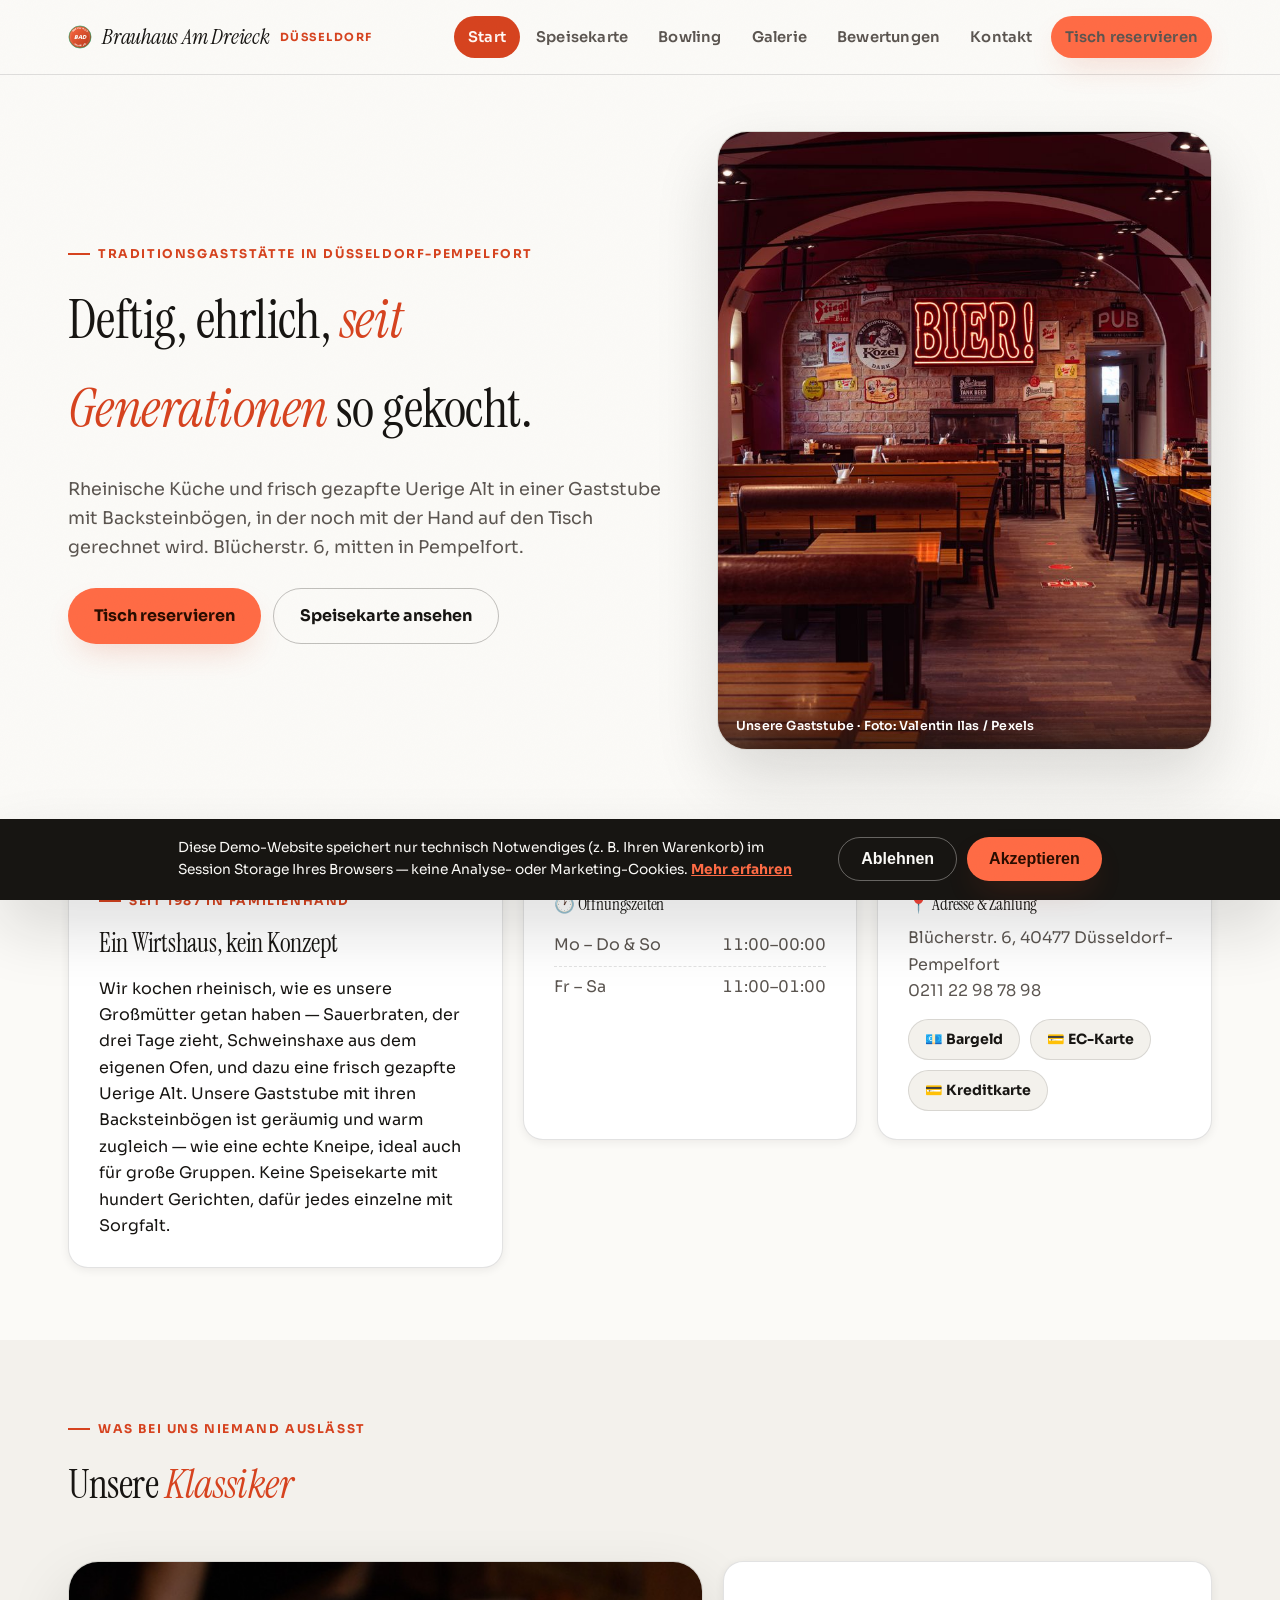
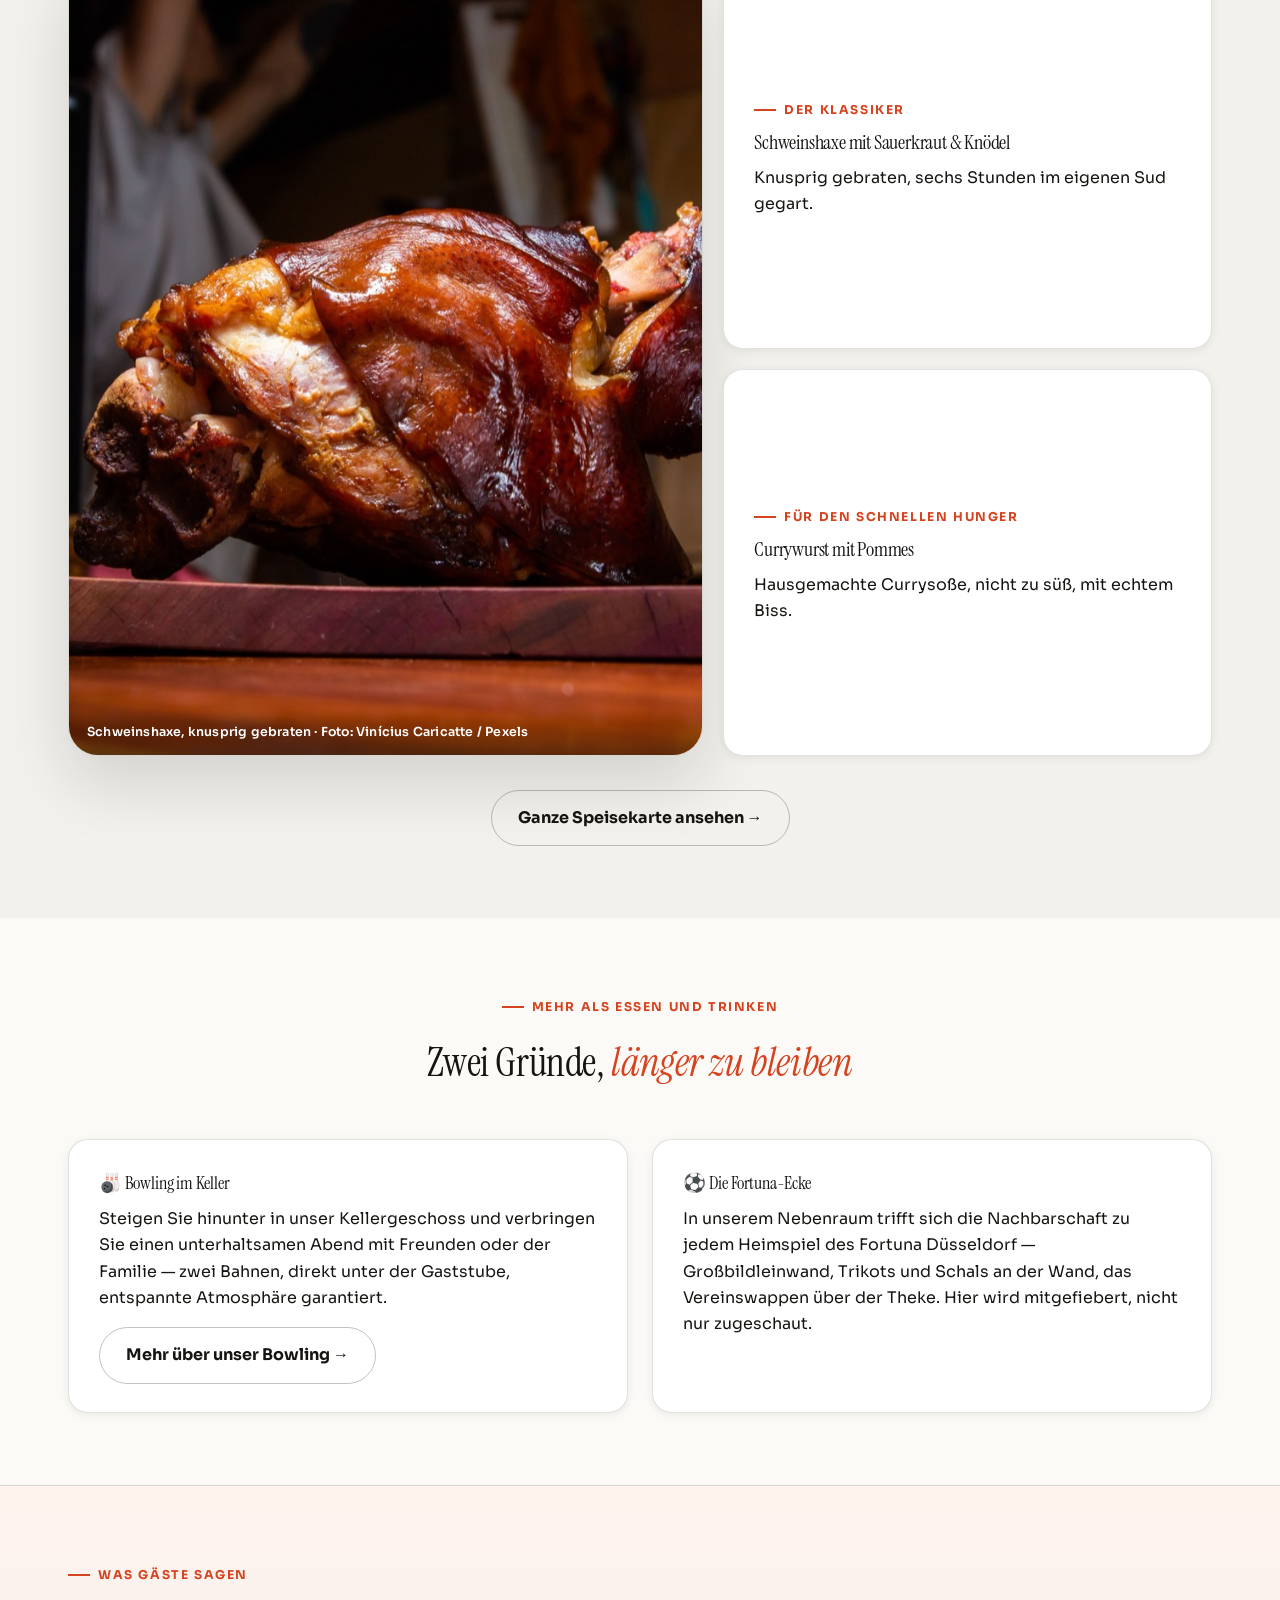
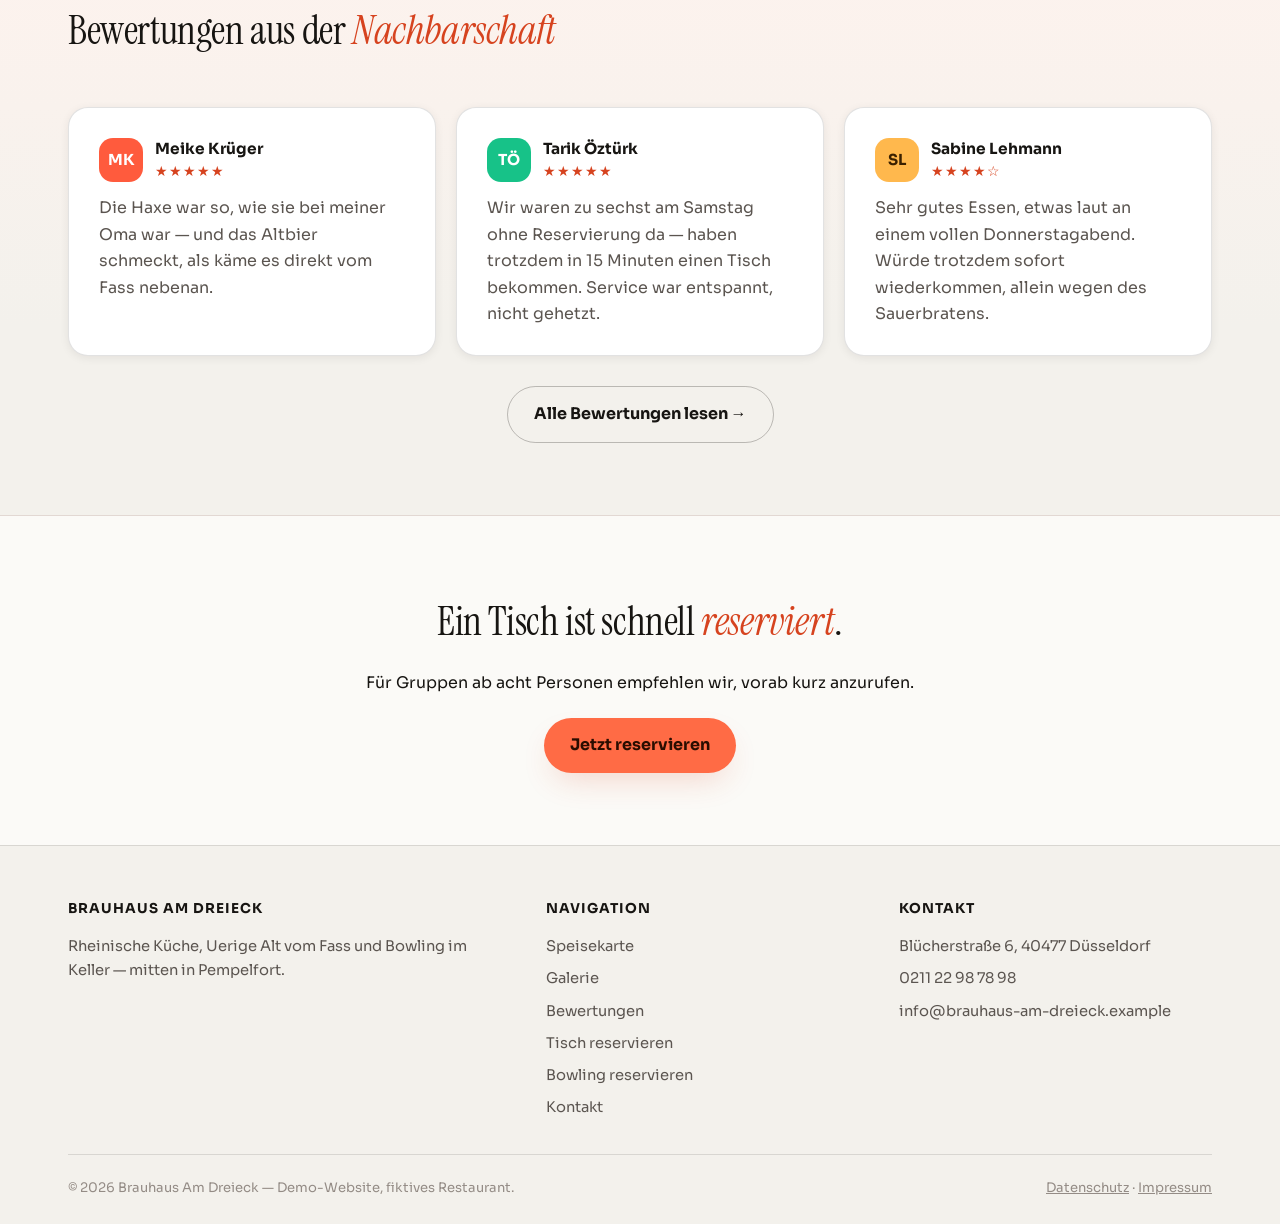
<file: index.html>
<!DOCTYPE html>
<html lang="de">
<head>
<meta charset="UTF-8">
<meta name="viewport" content="width=device-width, initial-scale=1.0">
<title>Brauhaus Am Dreieck — Rheinische Küche &amp; Uerige Alt in Düsseldorf-Pempelfort</title>
<meta name="description" content="Brauhaus Am Dreieck: rheinische Küche, Uerige Alt vom Fass, Bowling im Keller und eine Gaststube mit Backsteinbögen. Blücherstr. 6, 40477 Düsseldorf-Pempelfort.">
<meta property="og:title" content="Brauhaus Am Dreieck">
<meta property="og:description" content="Rheinische Küche, Uerige Alt vom Fass, Blücherstr. 6, Düsseldorf-Pempelfort.">
<meta property="og:type" content="restaurant">
<link rel="preconnect" href="https://fonts.googleapis.com">
<link href="https://fonts.googleapis.com/css2?family=Instrument+Serif:ital@0;1&family=Sora:wght@400;500;600;700;800&display=swap" rel="stylesheet">
<link rel="stylesheet" href="style.css">
</head>
<body>
<a class="skip-link" href="#main">Zum Inhalt springen</a>

<div class="cookie-banner" id="cookie-banner" hidden role="dialog" aria-label="Cookie-Hinweis">
  <p>Diese Demo-Website speichert nur technisch Notwendiges (z.&nbsp;B. Ihren Warenkorb) im Session Storage Ihres Browsers &mdash; keine Analyse- oder Marketing-Cookies. <a href="datenschutz.html">Mehr erfahren</a></p>
  <div class="cookie-banner-actions">
    <button type="button" class="btn btn-line cookie-decline-btn" id="cookie-decline">Ablehnen</button>
    <button type="button" class="btn btn-solid cookie-accept-btn" id="cookie-accept">Akzeptieren</button>
  </div>
</div>

<button type="button" class="order-badge" id="order-badge" hidden aria-haspopup="dialog">
  <span class="order-badge-icon" aria-hidden="true">
    <svg viewBox="0 0 24 24" fill="none" stroke="currentColor" stroke-width="1.8" stroke-linecap="round" stroke-linejoin="round"><path d="M3 4h2l2.4 12.4a2 2 0 0 0 2 1.6h8.2a2 2 0 0 0 2-1.6L21 8H6"/><circle cx="9" cy="20" r="1"/><circle cx="18" cy="20" r="1"/></svg>
    <span class="order-badge-count" id="order-badge-count" hidden>0</span>
  </span>
  <span class="order-badge-text">
    <span class="order-badge-label" id="order-badge-label">Ihre Bestellung</span>
    <span class="order-badge-number" id="order-badge-number"></span>
  </span>
</button>

<div class="cart-scrim" id="cart-scrim" hidden></div>
<div class="cart-panel" id="cart-panel" hidden role="dialog" aria-modal="true" aria-labelledby="cart-panel-title">
  <div class="cart-panel-handle"></div>
  <div class="cart-panel-header">
    <h2 id="cart-panel-title">Ihre Bestellung</h2>
    <button type="button" class="cart-close" id="cart-close" aria-label="Schließen">&times;</button>
  </div>
  <div class="cart-panel-body">
    <ul class="cart-items" id="cart-items"></ul>
    <p class="cart-empty" id="cart-empty" hidden>Ihr Warenkorb ist noch leer &mdash; f&uuml;gen Sie Gerichte aus der Speisekarte hinzu.</p>
    <div class="cart-confirm" id="cart-confirm" hidden></div>
  </div>
  <div class="cart-panel-footer" id="cart-footer">
    <div class="cart-total"><span>Gesamt</span><strong id="cart-total-amount">0,00 &euro;</strong></div>
    <button type="button" class="btn btn-solid cart-checkout" id="cart-checkout" disabled>Bestellung aufgeben</button>
  </div>
</div>

<header class="site-header">
  <div class="nav-inner">
    <a class="brand" href="index.html">
      <svg width="24" height="24" viewBox="0 0 100 100" aria-hidden="true">
        <defs>
          <linearGradient id="brandBadgeGrad" x1="0%" y1="0%" x2="100%" y2="100%">
            <stop offset="0%" stop-color="#ff6b45"/>
            <stop offset="100%" stop-color="#b33517"/>
          </linearGradient>
          <path id="brandArcTop" d="M 12,54 A 38,38 0 1 1 88,54" fill="none"/>
          <path id="brandArcBottom" d="M 12,50 A 38,38 0 1 0 88,50" fill="none"/>
        </defs>
        <circle cx="50" cy="50" r="46" fill="url(#brandBadgeGrad)" stroke="#0e9f5f" stroke-width="2.5"/>
        <circle cx="50" cy="50" r="40" fill="none" stroke="#fbfaf7" stroke-width="1" opacity="0.5"/>
        <text font-family="Sora, sans-serif" font-weight="800" font-size="8.4" letter-spacing="1.5" fill="#fbfaf7"><textPath href="#brandArcTop" startOffset="50%" text-anchor="middle">BRAUHAUS</textPath></text>
        <text font-family="Sora, sans-serif" font-weight="800" font-size="7.6" letter-spacing="1.2" fill="#fbfaf7"><textPath href="#brandArcBottom" startOffset="50%" text-anchor="middle">AM DREIECK</textPath></text>
        <text x="50" y="57" font-family="Sora, sans-serif" font-weight="800" font-size="22" fill="#fbfaf7" text-anchor="middle">BAD</text>
      </svg>
      Brauhaus Am Dreieck <span class="brand-mark">Düsseldorf</span>
    </a>
    <nav class="main-nav" aria-label="Hauptnavigation">
      <ul>
        <li><a href="index.html" aria-current="page">Start</a></li>
        <li><a href="speisekarte.html">Speisekarte</a></li>
        <li><a href="bowling.html">Bowling</a></li>
        <li><a href="galerie.html">Galerie</a></li>
        <li><a href="bewertungen.html">Bewertungen</a></li>
        <li><a href="kontakt.html">Kontakt</a></li>
      </ul>
      <a class="nav-cta" href="reservierung.html">Tisch reservieren</a>
    </nav>
    <button class="nav-toggle" aria-expanded="false" aria-label="Menü öffnen">☰</button>
  </div>
</header>

<main id="main">

  <!-- ============ HERO — Text sofort sichtbar, klares Bild daneben ============ -->
  <section class="page-hero">
    <div class="container">
      <div class="hero-grid always-visible">
        <div>
          <div class="eyebrow">Traditionsgaststätte in Düsseldorf-Pempelfort</div>
          <h1>Deftig, ehrlich, <em>seit Generationen</em> so gekocht.</h1>
          <p class="lead">
            Rheinische Küche und frisch gezapfte Uerige Alt in einer Gaststube mit
            Backsteinbögen, in der noch mit der Hand auf den Tisch gerechnet wird.
            Blücherstr. 6, mitten in Pempelfort.
          </p>
          <div style="display:flex; gap:12px; flex-wrap:wrap; margin-top: 26px;">
            <a class="btn btn-solid" href="reservierung.html">Tisch reservieren</a>
            <a class="btn btn-line" href="speisekarte.html">Speisekarte ansehen</a>
          </div>
        </div>

        <figure class="art-frame hover-zoom always-visible" style="aspect-ratio: 4/5; margin:0;">
          <img class="art-visual" src="assets/photos/hero.jpg" alt="Gemütliche Gaststube mit Holztischen, Backsteinwänden und warmer Beleuchtung">
          <figcaption>Unsere Gaststube · Foto: Valentin Ilas / Pexels</figcaption>
        </figure>
      </div>
    </div>
  </section>

  <!-- ============ ÜBER UNS + INFO ============ -->
  <section class="block">
    <div class="container">
      <div class="feature-row reveal-stagger">
        <div class="card spotlight">
          <div class="eyebrow">Seit 1987 in Familienhand</div>
          <h2 style="font-size:1.6rem;">Ein Wirtshaus, kein Konzept</h2>
          <p>
            Wir kochen rheinisch, wie es unsere Großmütter getan haben — Sauerbraten,
            der drei Tage zieht, Schweinshaxe aus dem eigenen Ofen, und dazu eine frisch
            gezapfte Uerige Alt. Unsere Gaststube mit ihren Backsteinbögen ist geräumig
            und warm zugleich — wie eine echte Kneipe, ideal auch für große Gruppen.
            Keine Speisekarte mit hundert Gerichten, dafür jedes einzelne mit Sorgfalt.
          </p>
        </div>
        <div class="card spotlight">
          <h3 style="font-size:1.05rem;">🕐 Öffnungszeiten</h3>
          <ul class="info-list">
            <li><span>Mo – Do &amp; So</span><span>11:00–00:00</span></li>
            <li><span>Fr – Sa</span><span>11:00–01:00</span></li>
          </ul>
        </div>
        <div class="card spotlight">
          <h3 style="font-size:1.05rem;">📍 Adresse &amp; Zahlung</h3>
          <address style="color:var(--paper-dim); margin-bottom:14px;">
            Blücherstr. 6, 40477 Düsseldorf-Pempelfort<br>0211 22 98 78 98
          </address>
          <div class="pay-row">
            <span class="pay-badge">💶 Bargeld</span>
            <span class="pay-badge">💳 EC-Karte</span>
            <span class="pay-badge">💳 Kreditkarte</span>
          </div>
        </div>
      </div>
    </div>
  </section>

  <!-- ============ SIGNATURE-GERICHTE ============ -->
  <section class="block alt">
    <div class="container">
      <div class="section-heading">
        <div class="eyebrow">Was bei uns niemand auslässt</div>
        <h2>Unsere <em>Klassiker</em></h2>
      </div>

      <div class="reveal-stagger signature-preview-grid">
        <figure class="art-frame reveal hover-zoom signature-preview-figure" style="aspect-ratio: 4/5; margin:0;">
          <img class="art-visual" src="assets/photos/home_schweinshaxe.jpg" alt="Knusprig gebratene Schweinshaxe auf einem Holzbrett">
          <figcaption>Schweinshaxe, knusprig gebraten · Foto: Vinícius Caricatte / Pexels</figcaption>
        </figure>

        <div class="card spotlight" style="display:flex; align-items:center; gap:20px;">
          <div>
            <span class="eyebrow" style="margin-bottom:6px;">Der Klassiker</span>
            <h3 style="font-size:1.25rem; margin-bottom:6px;">Schweinshaxe mit Sauerkraut &amp; Knödel</h3>
            <p style="margin:0;">Knusprig gebraten, sechs Stunden im eigenen Sud gegart.</p>
          </div>
        </div>

        <div class="card spotlight" style="display:flex; align-items:center; gap:20px;">
          <div>
            <span class="eyebrow" style="margin-bottom:6px;">Für den schnellen Hunger</span>
            <h3 style="font-size:1.25rem; margin-bottom:6px;">Currywurst mit Pommes</h3>
            <p style="margin:0;">Hausgemachte Currysoße, nicht zu süß, mit echtem Biss.</p>
          </div>
        </div>
      </div>

      <div style="text-align:center; margin-top:34px;">
        <a class="btn btn-line" href="speisekarte.html">Ganze Speisekarte ansehen →</a>
      </div>
    </div>
  </section>

  <!-- ============ BOWLING & FUSSBALL ============ -->
  <section class="block">
    <div class="container">
      <div class="section-heading center">
        <div class="eyebrow" style="justify-content:center;">Mehr als Essen und Trinken</div>
        <h2>Zwei Gründe, <em>länger zu bleiben</em></h2>
      </div>
      <div class="split-grid" style="display:grid; grid-template-columns: 1fr 1fr; gap:24px;">
        <div class="card spotlight">
          <h3 style="font-size:1.15rem;">🎳 Bowling im Keller</h3>
          <p>
            Steigen Sie hinunter in unser Kellergeschoss und verbringen Sie einen
            unterhaltsamen Abend mit Freunden oder der Familie — zwei Bahnen, direkt
            unter der Gaststube, entspannte Atmosphäre garantiert.
          </p>
          <a class="btn btn-line" href="bowling.html">Mehr über unser Bowling →</a>
        </div>
        <div class="card spotlight">
          <h3 style="font-size:1.15rem;">⚽ Die Fortuna-Ecke</h3>
          <p>
            In unserem Nebenraum trifft sich die Nachbarschaft zu jedem Heimspiel des
            Fortuna Düsseldorf — Großbildleinwand, Trikots und Schals an der Wand, das
            Vereinswappen über der Theke. Hier wird mitgefiebert, nicht nur zugeschaut.
          </p>
        </div>
      </div>
    </div>
  </section>

  <!-- ============ BEWERTUNGEN — Vorschau ============ -->
  <section class="block dark">
    <div class="container">
      <div class="section-heading">
        <div class="eyebrow">Was Gäste sagen</div>
        <h2>Bewertungen aus der <em>Nachbarschaft</em></h2>
      </div>

      <div class="reveal-stagger reviews-preview-grid">
        <div class="card spotlight reveal">
          <div class="review-head">
            <div class="review-avatar" style="background:#ff5b3d;">MK</div>
            <div class="review-meta">
              <div class="review-name">Meike Krüger</div>
              <div class="review-stars">★★★★★</div>
            </div>
          </div>
          <p style="color:var(--paper-dim);">Die Haxe war so, wie sie bei meiner Oma war — und das Altbier schmeckt, als käme es direkt vom Fass nebenan.</p>
        </div>
        <div class="card spotlight reveal">
          <div class="review-head">
            <div class="review-avatar" style="background:#17c288;">TÖ</div>
            <div class="review-meta">
              <div class="review-name">Tarik Öztürk</div>
              <div class="review-stars">★★★★★</div>
            </div>
          </div>
          <p style="color:var(--paper-dim);">Wir waren zu sechst am Samstag ohne Reservierung da — haben trotzdem in 15 Minuten einen Tisch bekommen. Service war entspannt, nicht gehetzt.</p>
        </div>
        <div class="card spotlight reveal">
          <div class="review-head">
            <div class="review-avatar" style="background:#ffb84d; color:#3a2000;">SL</div>
            <div class="review-meta">
              <div class="review-name">Sabine Lehmann</div>
              <div class="review-stars">★★★★☆</div>
            </div>
          </div>
          <p style="color:var(--paper-dim);">Sehr gutes Essen, etwas laut an einem vollen Donnerstagabend. Würde trotzdem sofort wiederkommen, allein wegen des Sauerbratens.</p>
        </div>
      </div>

      <div style="text-align:center; margin-top:30px;">
        <a class="btn btn-line" href="bewertungen.html">Alle Bewertungen lesen →</a>
      </div>
    </div>
  </section>

  <!-- ============ CTA ============ -->
  <section class="block">
    <div class="container" style="text-align:center;">
      <div class="section-heading center" style="margin-bottom:22px;">
        <h2>Ein Tisch ist schnell <em>reserviert</em>.</h2>
        <p class="lead" style="margin:0 auto;">Für Gruppen ab acht Personen empfehlen wir, vorab kurz anzurufen.</p>
      </div>
      <a class="btn btn-solid" href="reservierung.html">Jetzt reservieren</a>
    </div>
  </section>

</main>

<footer class="site-footer">
  <div class="container">
    <div class="footer-grid">
      <div>
        <h4>Brauhaus Am Dreieck</h4>
        <p>Rheinische Küche, Uerige Alt vom Fass und Bowling im Keller — mitten in Pempelfort.</p>
      </div>
      <div>
        <h4>Navigation</h4>
        <ul>
          <li><a href="speisekarte.html">Speisekarte</a></li>
          <li><a href="galerie.html">Galerie</a></li>
          <li><a href="bewertungen.html">Bewertungen</a></li>
          <li><a href="reservierung.html">Tisch reservieren</a></li>
          <li><a href="bowling-reservierung.html">Bowling reservieren</a></li>
          <li><a href="kontakt.html">Kontakt</a></li>
        </ul>
      </div>
      <div>
        <h4>Kontakt</h4>
        <ul>
          <li>Blücherstraße 6, 40477 Düsseldorf</li>
          <li>0211 22 98 78 98</li>
          <li>info@brauhaus-am-dreieck.example</li>
        </ul>
      </div>
    </div>
    <div class="footer-bottom">
      <span>&copy; 2026 Brauhaus Am Dreieck — Demo-Website, fiktives Restaurant.</span>
      <span><a href="datenschutz.html">Datenschutz</a> · <a href="impressum.html">Impressum</a></span>
    </div>
  </div>
</footer>

<script src="script.js"></script>
</body>
</html>
</file>
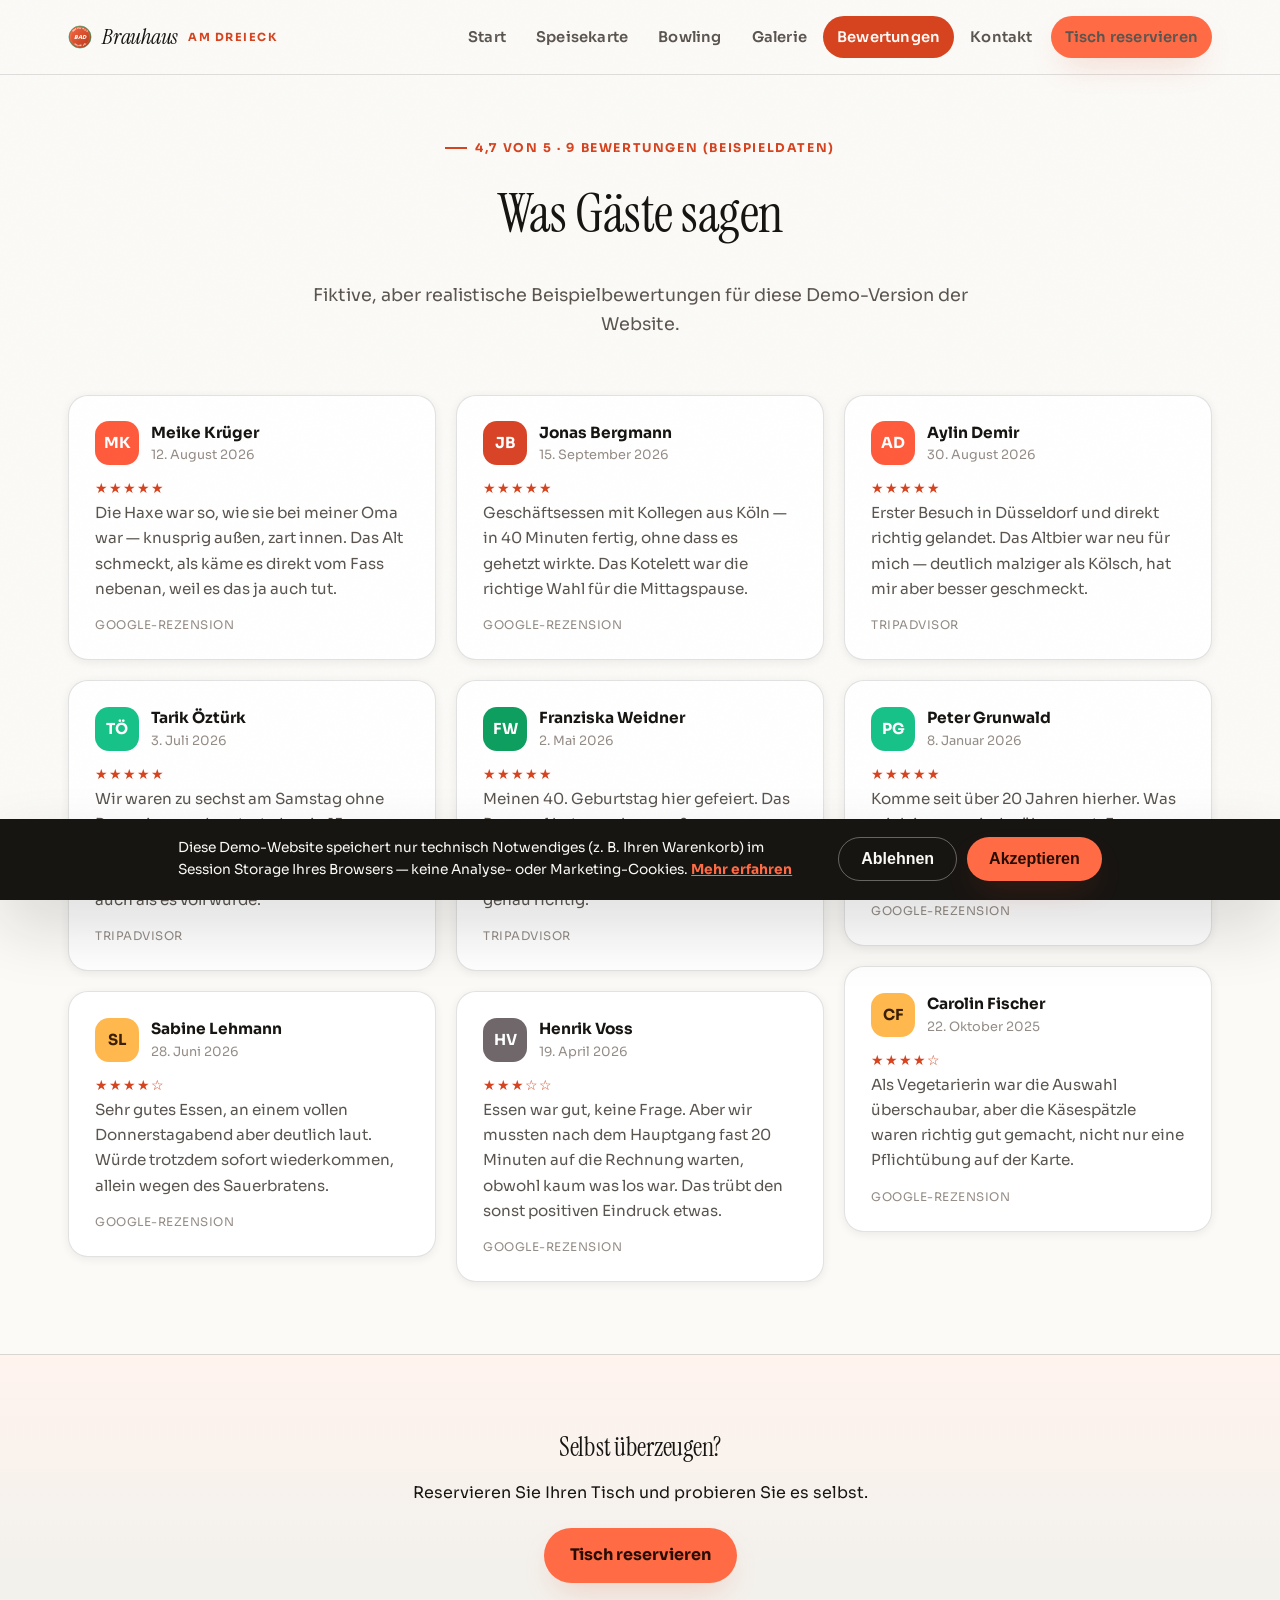
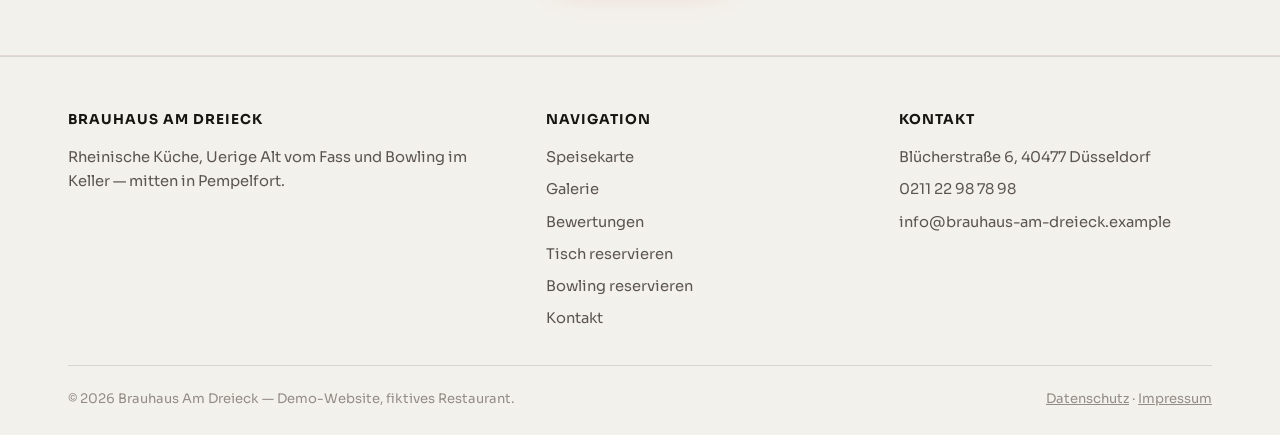
<file: bewertungen.html>
<!DOCTYPE html>
<html lang="de">
<head>
<meta charset="UTF-8">
<meta name="viewport" content="width=device-width, initial-scale=1.0">
<title>Bewertungen — Brauhaus Am Dreieck</title>
<meta name="description" content="Was Gäste über das Brauhaus Am Dreieck sagen.">
<link rel="preconnect" href="https://fonts.googleapis.com">
<link href="https://fonts.googleapis.com/css2?family=Instrument+Serif:ital@0;1&family=Sora:wght@400;500;600;700;800&display=swap" rel="stylesheet">
<link rel="stylesheet" href="style.css">
</head>
<body>
<a class="skip-link" href="#main">Zum Inhalt springen</a>

<div class="cookie-banner" id="cookie-banner" hidden role="dialog" aria-label="Cookie-Hinweis">
  <p>Diese Demo-Website speichert nur technisch Notwendiges (z.&nbsp;B. Ihren Warenkorb) im Session Storage Ihres Browsers &mdash; keine Analyse- oder Marketing-Cookies. <a href="datenschutz.html">Mehr erfahren</a></p>
  <div class="cookie-banner-actions">
    <button type="button" class="btn btn-line cookie-decline-btn" id="cookie-decline">Ablehnen</button>
    <button type="button" class="btn btn-solid cookie-accept-btn" id="cookie-accept">Akzeptieren</button>
  </div>
</div>

<button type="button" class="order-badge" id="order-badge" hidden aria-haspopup="dialog">
  <span class="order-badge-icon" aria-hidden="true">
    <svg viewBox="0 0 24 24" fill="none" stroke="currentColor" stroke-width="1.8" stroke-linecap="round" stroke-linejoin="round"><path d="M3 4h2l2.4 12.4a2 2 0 0 0 2 1.6h8.2a2 2 0 0 0 2-1.6L21 8H6"/><circle cx="9" cy="20" r="1"/><circle cx="18" cy="20" r="1"/></svg>
    <span class="order-badge-count" id="order-badge-count" hidden>0</span>
  </span>
  <span class="order-badge-text">
    <span class="order-badge-label" id="order-badge-label">Ihre Bestellung</span>
    <span class="order-badge-number" id="order-badge-number"></span>
  </span>
</button>

<div class="cart-scrim" id="cart-scrim" hidden></div>
<div class="cart-panel" id="cart-panel" hidden role="dialog" aria-modal="true" aria-labelledby="cart-panel-title">
  <div class="cart-panel-handle"></div>
  <div class="cart-panel-header">
    <h2 id="cart-panel-title">Ihre Bestellung</h2>
    <button type="button" class="cart-close" id="cart-close" aria-label="Schließen">&times;</button>
  </div>
  <div class="cart-panel-body">
    <ul class="cart-items" id="cart-items"></ul>
    <p class="cart-empty" id="cart-empty" hidden>Ihr Warenkorb ist noch leer &mdash; f&uuml;gen Sie Gerichte aus der Speisekarte hinzu.</p>
    <div class="cart-confirm" id="cart-confirm" hidden></div>
  </div>
  <div class="cart-panel-footer" id="cart-footer">
    <div class="cart-total"><span>Gesamt</span><strong id="cart-total-amount">0,00 &euro;</strong></div>
    <button type="button" class="btn btn-solid cart-checkout" id="cart-checkout" disabled>Bestellung aufgeben</button>
  </div>
</div>

<header class="site-header">
  <div class="nav-inner">
    <a class="brand" href="index.html">
      <svg width="24" height="24" viewBox="0 0 100 100" aria-hidden="true">
        <defs>
          <linearGradient id="brandBadgeGrad" x1="0%" y1="0%" x2="100%" y2="100%">
            <stop offset="0%" stop-color="#ff6b45"/>
            <stop offset="100%" stop-color="#b33517"/>
          </linearGradient>
          <path id="brandArcTop" d="M 12,54 A 38,38 0 1 1 88,54" fill="none"/>
          <path id="brandArcBottom" d="M 12,50 A 38,38 0 1 0 88,50" fill="none"/>
        </defs>
        <circle cx="50" cy="50" r="46" fill="url(#brandBadgeGrad)" stroke="#0e9f5f" stroke-width="2.5"/>
        <circle cx="50" cy="50" r="40" fill="none" stroke="#fbfaf7" stroke-width="1" opacity="0.5"/>
        <text font-family="Sora, sans-serif" font-weight="800" font-size="8.4" letter-spacing="1.5" fill="#fbfaf7"><textPath href="#brandArcTop" startOffset="50%" text-anchor="middle">BRAUHAUS</textPath></text>
        <text font-family="Sora, sans-serif" font-weight="800" font-size="7.6" letter-spacing="1.2" fill="#fbfaf7"><textPath href="#brandArcBottom" startOffset="50%" text-anchor="middle">AM DREIECK</textPath></text>
        <text x="50" y="57" font-family="Sora, sans-serif" font-weight="800" font-size="22" fill="#fbfaf7" text-anchor="middle">BAD</text>
      </svg>
      Brauhaus <span class="brand-mark">Am Dreieck</span>
    </a>
    <nav class="main-nav" aria-label="Hauptnavigation">
      <ul>
        <li><a href="index.html">Start</a></li>
        <li><a href="speisekarte.html">Speisekarte</a></li>
          <li><a href="bowling.html">Bowling</a></li>
        <li><a href="galerie.html">Galerie</a></li>
        <li><a href="bewertungen.html" aria-current="page">Bewertungen</a></li>
        <li><a href="kontakt.html">Kontakt</a></li>
      </ul>
      <a class="nav-cta" href="reservierung.html">Tisch reservieren</a>
    </nav>
    <button class="nav-toggle" aria-expanded="false" aria-label="Menü öffnen">☰</button>
  </div>
</header>

<main id="main">
  <section class="page-hero">
    <div class="container-narrow" style="text-align:center;">
      <div class="eyebrow" style="justify-content:center;">4,7 von 5 · 9 Bewertungen (Beispieldaten)</div>
      <h1>Was Gäste sagen</h1>
      <p class="lead" style="margin:0 auto;">
        Fiktive, aber realistische Beispielbewertungen für diese Demo-Version der Website.
      </p>
    </div>
  </section>

  <section class="block" style="padding-top:16px;">
    <div class="container">
      <div class="review-wall">

        <div class="review-card">
          <div class="review-head">
            <div class="review-avatar" style="background:#ff5b3d;">MK</div>
            <div class="review-meta"><div class="review-name">Meike Krüger</div><div class="review-date">12. August 2026</div></div>
          </div>
          <div class="review-stars">★★★★★</div>
          <p class="review-body">Die Haxe war so, wie sie bei meiner Oma war — knusprig außen, zart innen. Das Alt schmeckt, als käme es direkt vom Fass nebenan, weil es das ja auch tut.</p>
          <div class="review-source">Google-Rezension</div>
        </div>

        <div class="review-card">
          <div class="review-head">
            <div class="review-avatar" style="background:#17c288;">TÖ</div>
            <div class="review-meta"><div class="review-name">Tarik Öztürk</div><div class="review-date">3. Juli 2026</div></div>
          </div>
          <div class="review-stars">★★★★★</div>
          <p class="review-body">Wir waren zu sechst am Samstag ohne Reservierung da — trotzdem in 15 Minuten einen Tisch bekommen. Der Service war entspannt, nicht gehetzt, auch als es voll wurde.</p>
          <div class="review-source">TripAdvisor</div>
        </div>

        <div class="review-card">
          <div class="review-head">
            <div class="review-avatar" style="background:#ffb84d; color:#3a2000;">SL</div>
            <div class="review-meta"><div class="review-name">Sabine Lehmann</div><div class="review-date">28. Juni 2026</div></div>
          </div>
          <div class="review-stars">★★★★☆</div>
          <p class="review-body">Sehr gutes Essen, an einem vollen Donnerstagabend aber deutlich laut. Würde trotzdem sofort wiederkommen, allein wegen des Sauerbratens.</p>
          <div class="review-source">Google-Rezension</div>
        </div>

        <div class="review-card">
          <div class="review-head">
            <div class="review-avatar" style="background:#d94427;">JB</div>
            <div class="review-meta"><div class="review-name">Jonas Bergmann</div><div class="review-date">15. September 2026</div></div>
          </div>
          <div class="review-stars">★★★★★</div>
          <p class="review-body">Geschäftsessen mit Kollegen aus Köln — in 40 Minuten fertig, ohne dass es gehetzt wirkte. Das Kotelett war die richtige Wahl für die Mittagspause.</p>
          <div class="review-source">Google-Rezension</div>
        </div>

        <div class="review-card">
          <div class="review-head">
            <div class="review-avatar" style="background:#0e9f5f;">FW</div>
            <div class="review-meta"><div class="review-name">Franziska Weidner</div><div class="review-date">2. Mai 2026</div></div>
          </div>
          <div class="review-stars">★★★★★</div>
          <p class="review-body">Meinen 40. Geburtstag hier gefeiert. Das Personal hat uns ohne große Ankündigung eine Kerze auf den Apfelstrudel gestellt — kleine Geste, aber genau richtig.</p>
          <div class="review-source">TripAdvisor</div>
        </div>

        <div class="review-card">
          <div class="review-head">
            <div class="review-avatar" style="background:#6f676a;">HV</div>
            <div class="review-meta"><div class="review-name">Henrik Voss</div><div class="review-date">19. April 2026</div></div>
          </div>
          <div class="review-stars">★★★☆☆</div>
          <p class="review-body">Essen war gut, keine Frage. Aber wir mussten nach dem Hauptgang fast 20 Minuten auf die Rechnung warten, obwohl kaum was los war. Das trübt den sonst positiven Eindruck etwas.</p>
          <div class="review-source">Google-Rezension</div>
        </div>

        <div class="review-card">
          <div class="review-head">
            <div class="review-avatar" style="background:#ff5b3d;">AD</div>
            <div class="review-meta"><div class="review-name">Aylin Demir</div><div class="review-date">30. August 2026</div></div>
          </div>
          <div class="review-stars">★★★★★</div>
          <p class="review-body">Erster Besuch in Düsseldorf und direkt richtig gelandet. Das Altbier war neu für mich — deutlich malziger als Kölsch, hat mir aber besser geschmeckt.</p>
          <div class="review-source">TripAdvisor</div>
        </div>

        <div class="review-card">
          <div class="review-head">
            <div class="review-avatar" style="background:#17c288;">PG</div>
            <div class="review-meta"><div class="review-name">Peter Grunwald</div><div class="review-date">8. Januar 2026</div></div>
          </div>
          <div class="review-stars">★★★★★</div>
          <p class="review-body">Komme seit über 20 Jahren hierher. Was mich immer wieder überzeugt: Es schmeckt jedes Mal gleich gut, nicht mal besser, mal schlechter wie anderswo.</p>
          <div class="review-source">Google-Rezension</div>
        </div>

        <div class="review-card">
          <div class="review-head">
            <div class="review-avatar" style="background:#ffb84d; color:#3a2000;">CF</div>
            <div class="review-meta"><div class="review-name">Carolin Fischer</div><div class="review-date">22. Oktober 2025</div></div>
          </div>
          <div class="review-stars">★★★★☆</div>
          <p class="review-body">Als Vegetarierin war die Auswahl überschaubar, aber die Käsespätzle waren richtig gut gemacht, nicht nur eine Pflichtübung auf der Karte.</p>
          <div class="review-source">Google-Rezension</div>
        </div>

      </div>
    </div>
  </section>

  <section class="block dark" style="text-align:center;">
    <div class="container">
      <h2 style="font-size:1.6rem;">Selbst überzeugen?</h2>
      <p style="max-width:50ch; margin:0 auto 22px;">Reservieren Sie Ihren Tisch und probieren Sie es selbst.</p>
      <a class="btn btn-solid" href="reservierung.html">Tisch reservieren</a>
    </div>
  </section>
</main>

<footer class="site-footer">
  <div class="container">
    <div class="footer-grid">
      <div>
        <h4>Brauhaus Am Dreieck</h4>
        <p>Rheinische Küche, Uerige Alt vom Fass und Bowling im Keller — mitten in Pempelfort.</p>
      </div>
      <div>
        <h4>Navigation</h4>
        <ul>
          <li><a href="speisekarte.html">Speisekarte</a></li>
          <li><a href="galerie.html">Galerie</a></li>
          <li><a href="bewertungen.html">Bewertungen</a></li>
          <li><a href="reservierung.html">Tisch reservieren</a></li>
          <li><a href="bowling-reservierung.html">Bowling reservieren</a></li>
          <li><a href="kontakt.html">Kontakt</a></li>
        </ul>
      </div>
      <div>
        <h4>Kontakt</h4>
        <ul>
          <li>Blücherstraße 6, 40477 Düsseldorf</li>
          <li>0211 22 98 78 98</li>
          <li>info@brauhaus-am-dreieck.example</li>
        </ul>
      </div>
    </div>
    <div class="footer-bottom">
      <span>&copy; 2026 Brauhaus Am Dreieck — Demo-Website, fiktives Restaurant.</span>
      <span><a href="datenschutz.html">Datenschutz</a> · <a href="impressum.html">Impressum</a></span>
    </div>
  </div>
</footer>

<script src="script.js"></script>
</body>
</html>
</file>
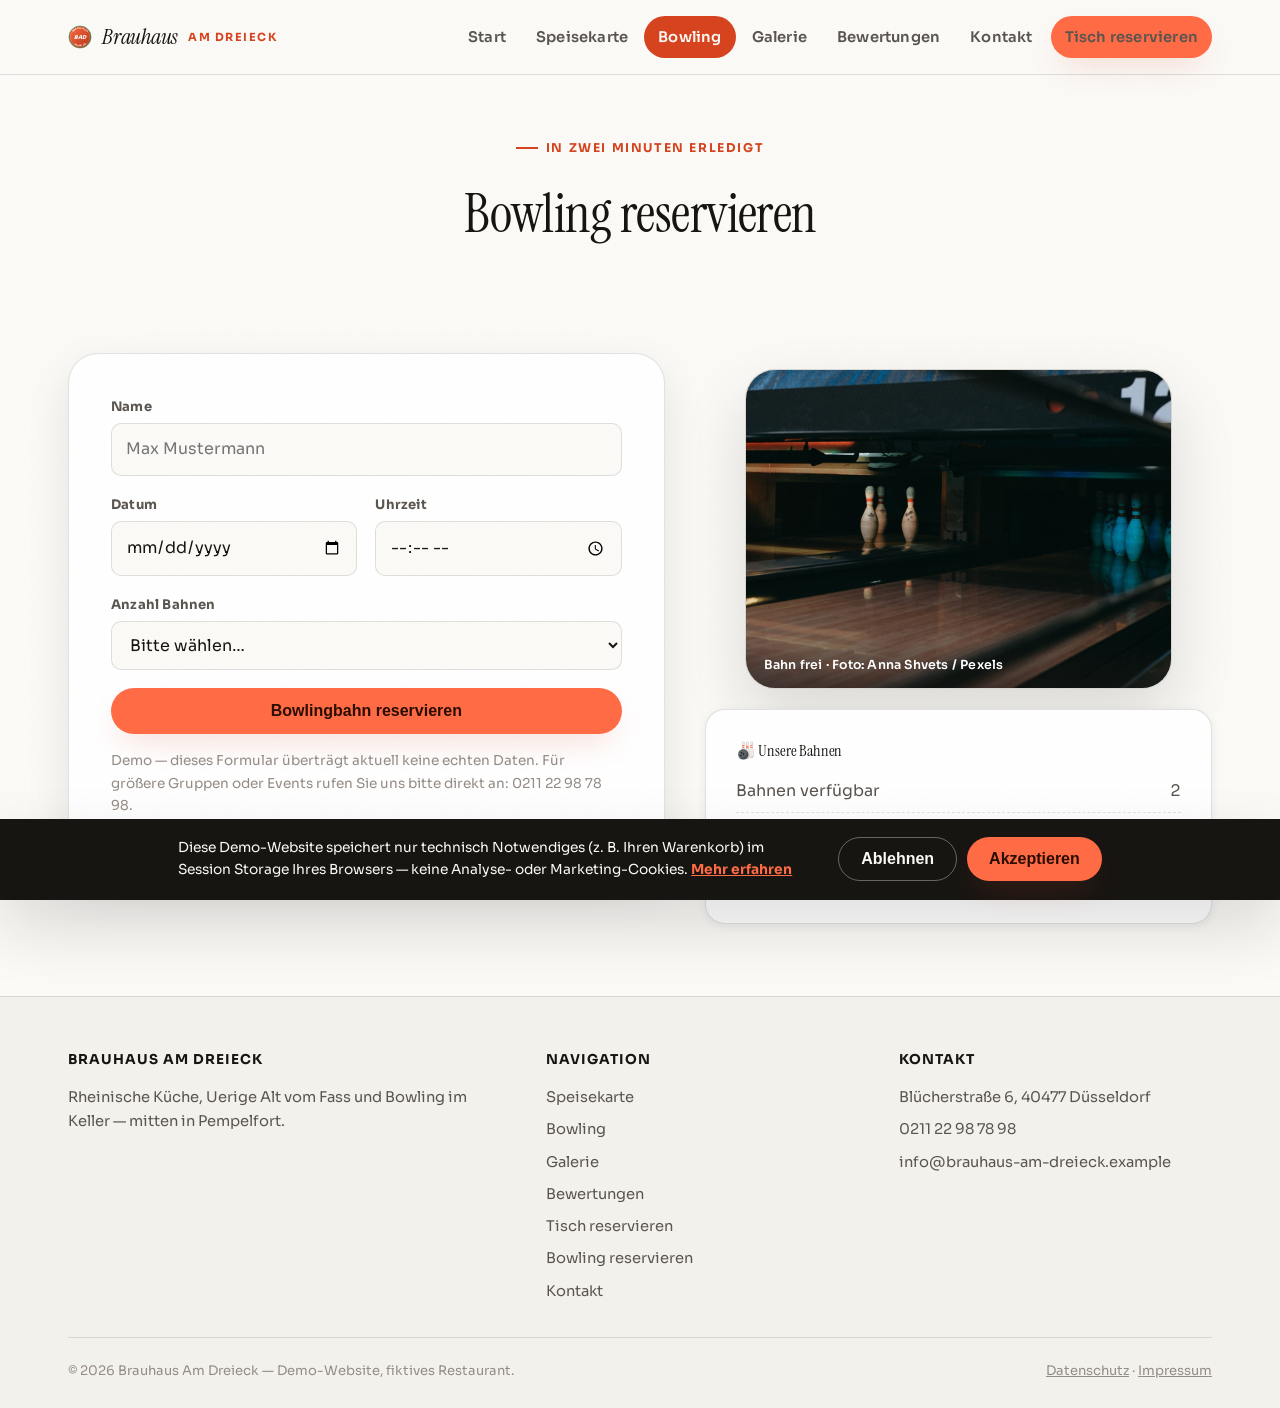
<file: bowling-reservierung.html>
<!DOCTYPE html>
<html lang="de">
<head>
<meta charset="UTF-8">
<meta name="viewport" content="width=device-width, initial-scale=1.0">
<title>Bowling reservieren — Brauhaus Am Dreieck</title>
<meta name="description" content="Reservieren Sie eine Bowlingbahn im Brauhaus Am Dreieck, Düsseldorf.">
<link rel="preconnect" href="https://fonts.googleapis.com">
<link href="https://fonts.googleapis.com/css2?family=Instrument+Serif:ital@0;1&family=Sora:wght@400;500;600;700;800&display=swap" rel="stylesheet">
<link rel="stylesheet" href="style.css">
</head>
<body>
<a class="skip-link" href="#main">Zum Inhalt springen</a>

<div class="cookie-banner" id="cookie-banner" hidden role="dialog" aria-label="Cookie-Hinweis">
  <p>Diese Demo-Website speichert nur technisch Notwendiges (z.&nbsp;B. Ihren Warenkorb) im Session Storage Ihres Browsers &mdash; keine Analyse- oder Marketing-Cookies. <a href="datenschutz.html">Mehr erfahren</a></p>
  <div class="cookie-banner-actions">
    <button type="button" class="btn btn-line cookie-decline-btn" id="cookie-decline">Ablehnen</button>
    <button type="button" class="btn btn-solid cookie-accept-btn" id="cookie-accept">Akzeptieren</button>
  </div>
</div>

<button type="button" class="order-badge" id="order-badge" hidden aria-haspopup="dialog">
  <span class="order-badge-icon" aria-hidden="true">
    <svg viewBox="0 0 24 24" fill="none" stroke="currentColor" stroke-width="1.8" stroke-linecap="round" stroke-linejoin="round"><path d="M3 4h2l2.4 12.4a2 2 0 0 0 2 1.6h8.2a2 2 0 0 0 2-1.6L21 8H6"/><circle cx="9" cy="20" r="1"/><circle cx="18" cy="20" r="1"/></svg>
    <span class="order-badge-count" id="order-badge-count" hidden>0</span>
  </span>
  <span class="order-badge-text">
    <span class="order-badge-label" id="order-badge-label">Ihre Bestellung</span>
    <span class="order-badge-number" id="order-badge-number"></span>
  </span>
</button>

<div class="cart-scrim" id="cart-scrim" hidden></div>
<div class="cart-panel" id="cart-panel" hidden role="dialog" aria-modal="true" aria-labelledby="cart-panel-title">
  <div class="cart-panel-handle"></div>
  <div class="cart-panel-header">
    <h2 id="cart-panel-title">Ihre Bestellung</h2>
    <button type="button" class="cart-close" id="cart-close" aria-label="Schließen">&times;</button>
  </div>
  <div class="cart-panel-body">
    <ul class="cart-items" id="cart-items"></ul>
    <p class="cart-empty" id="cart-empty" hidden>Ihr Warenkorb ist noch leer &mdash; f&uuml;gen Sie Gerichte aus der Speisekarte hinzu.</p>
    <div class="cart-confirm" id="cart-confirm" hidden></div>
  </div>
  <div class="cart-panel-footer" id="cart-footer">
    <div class="cart-total"><span>Gesamt</span><strong id="cart-total-amount">0,00 &euro;</strong></div>
    <button type="button" class="btn btn-solid cart-checkout" id="cart-checkout" disabled>Bestellung aufgeben</button>
  </div>
</div>

<header class="site-header">
  <div class="nav-inner">
    <a class="brand" href="index.html">
      <svg width="24" height="24" viewBox="0 0 100 100" aria-hidden="true">
        <defs>
          <linearGradient id="brandBadgeGrad" x1="0%" y1="0%" x2="100%" y2="100%">
            <stop offset="0%" stop-color="#ff6b45"/>
            <stop offset="100%" stop-color="#b33517"/>
          </linearGradient>
          <path id="brandArcTop" d="M 12,54 A 38,38 0 1 1 88,54" fill="none"/>
          <path id="brandArcBottom" d="M 12,50 A 38,38 0 1 0 88,50" fill="none"/>
        </defs>
        <circle cx="50" cy="50" r="46" fill="url(#brandBadgeGrad)" stroke="#0e9f5f" stroke-width="2.5"/>
        <circle cx="50" cy="50" r="40" fill="none" stroke="#fbfaf7" stroke-width="1" opacity="0.5"/>
        <text font-family="Sora, sans-serif" font-weight="800" font-size="8.4" letter-spacing="1.5" fill="#fbfaf7"><textPath href="#brandArcTop" startOffset="50%" text-anchor="middle">BRAUHAUS</textPath></text>
        <text font-family="Sora, sans-serif" font-weight="800" font-size="7.6" letter-spacing="1.2" fill="#fbfaf7"><textPath href="#brandArcBottom" startOffset="50%" text-anchor="middle">AM DREIECK</textPath></text>
        <text x="50" y="57" font-family="Sora, sans-serif" font-weight="800" font-size="22" fill="#fbfaf7" text-anchor="middle">BAD</text>
      </svg>
      Brauhaus <span class="brand-mark">Am Dreieck</span>
    </a>
    <nav class="main-nav" aria-label="Hauptnavigation">
      <ul>
        <li><a href="index.html">Start</a></li>
        <li><a href="speisekarte.html">Speisekarte</a></li>
        <li><a href="bowling.html" aria-current="page">Bowling</a></li>
        <li><a href="galerie.html">Galerie</a></li>
        <li><a href="bewertungen.html">Bewertungen</a></li>
        <li><a href="kontakt.html">Kontakt</a></li>
      </ul>
      <a class="nav-cta" href="reservierung.html">Tisch reservieren</a>
    </nav>
    <button class="nav-toggle" aria-expanded="false" aria-label="Menü öffnen">☰</button>
  </div>
</header>

<main id="main">
  <section class="page-hero" style="padding-bottom:0;">
    <div class="container-narrow" style="text-align:center;">
      <div class="eyebrow" style="justify-content:center;">In zwei Minuten erledigt</div>
      <h1>Bowling reservieren</h1>
    </div>
  </section>

  <section class="block">
    <div class="container">
      <div class="split-grid" style="display:grid; grid-template-columns: 1fr 0.85fr; gap:40px; align-items:start;">

        <div class="form-card reveal">
          <form id="bowling-reservation-form" novalidate>
            <div class="field">
              <label for="bowling-name">Name</label>
              <input type="text" id="bowling-name" name="name" placeholder="Max Mustermann" required>
              <div class="field-error" data-error-for="bowling-name"></div>
            </div>
            <div class="field-row">
              <div class="field">
                <label for="bowling-date">Datum</label>
                <input type="date" id="bowling-date" name="date" required>
                <div class="field-error" data-error-for="bowling-date"></div>
              </div>
              <div class="field">
                <label for="bowling-time">Uhrzeit</label>
                <input type="time" id="bowling-time" name="time" required>
                <div class="field-error" data-error-for="bowling-time"></div>
              </div>
            </div>
            <div class="field">
              <label for="bowling-lanes">Anzahl Bahnen</label>
              <select id="bowling-lanes" name="lanes" required>
                <option value="">Bitte wählen…</option>
                <option>1 Bahn</option>
                <option>2 Bahnen</option>
              </select>
              <div class="field-error" data-error-for="bowling-lanes"></div>
            </div>
            <button type="submit" class="btn btn-solid" style="width:100%;">Bowlingbahn reservieren</button>
          </form>
          <p class="form-note">
            Demo — dieses Formular überträgt aktuell keine echten Daten.
            Für größere Gruppen oder Events rufen Sie uns bitte direkt an: 0211 22 98 78 98.
          </p>
          <div class="confirmation" id="bowling-confirmation-message" role="status"></div>
        </div>

        <div>
          <figure class="art-frame reveal hover-zoom" style="aspect-ratio:4/3; margin-bottom:20px;">
            <img class="art-visual" src="assets/photos/bowling.jpg" alt="Bowlingbahn mit aufgestellten Kegeln, bereit zum Spiel">
            <figcaption>Bahn frei · Foto: Anna Shvets / Pexels</figcaption>
          </figure>

          <div class="card spotlight">
            <h3 style="font-size:1.02rem;">🎳 Unsere Bahnen</h3>
            <ul class="info-list">
              <li><span>Bahnen verfügbar</span><span>2</span></li>
              <li><span>1 Bahn</span><span>30 € / Stunde</span></li>
              <li><span>2 Bahnen</span><span>40 € / Stunde</span></li>
            </ul>
          </div>
        </div>

      </div>
    </div>
  </section>
</main>

<footer class="site-footer">
  <div class="container">
    <div class="footer-grid">
      <div>
        <h4>Brauhaus Am Dreieck</h4>
        <p>Rheinische Küche, Uerige Alt vom Fass und Bowling im Keller — mitten in Pempelfort.</p>
      </div>
      <div>
        <h4>Navigation</h4>
        <ul>
          <li><a href="speisekarte.html">Speisekarte</a></li>
          <li><a href="bowling.html">Bowling</a></li>
          <li><a href="galerie.html">Galerie</a></li>
          <li><a href="bewertungen.html">Bewertungen</a></li>
          <li><a href="reservierung.html">Tisch reservieren</a></li>
          <li><a href="bowling-reservierung.html">Bowling reservieren</a></li>
          <li><a href="kontakt.html">Kontakt</a></li>
        </ul>
      </div>
      <div>
        <h4>Kontakt</h4>
        <ul>
          <li>Blücherstraße 6, 40477 Düsseldorf</li>
          <li>0211 22 98 78 98</li>
          <li>info@brauhaus-am-dreieck.example</li>
        </ul>
      </div>
    </div>
    <div class="footer-bottom">
      <span>&copy; 2026 Brauhaus Am Dreieck — Demo-Website, fiktives Restaurant.</span>
      <span><a href="datenschutz.html">Datenschutz</a> · <a href="impressum.html">Impressum</a></span>
    </div>
  </div>
</footer>

<script src="script.js"></script>
</body>
</html>
</file>
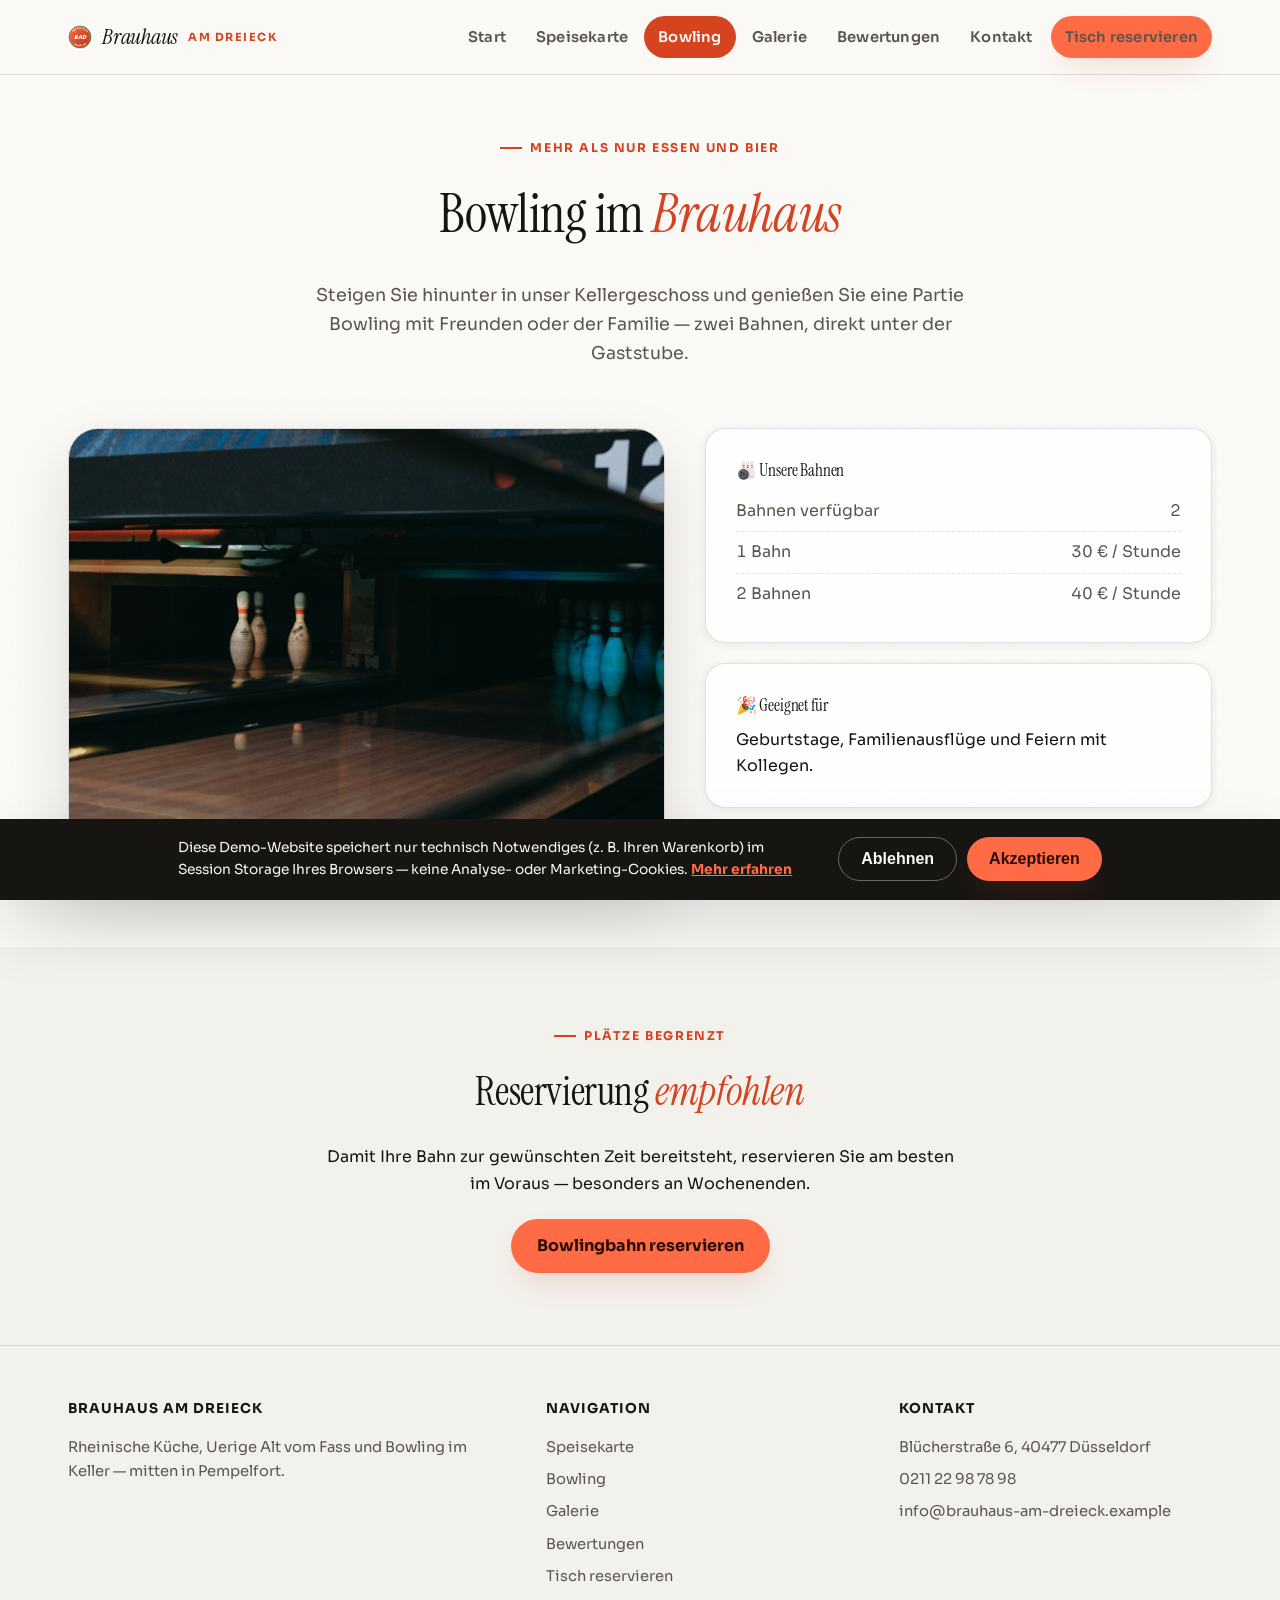
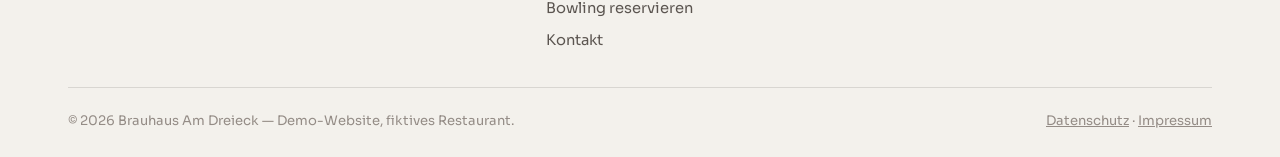
<file: bowling.html>
<!DOCTYPE html>
<html lang="de">
<head>
<meta charset="UTF-8">
<meta name="viewport" content="width=device-width, initial-scale=1.0">
<title>Bowling — Brauhaus Am Dreieck</title>
<meta name="description" content="Zwei Bowlingbahnen im Brauhaus Am Dreieck — ideal für Geburtstage, Familienausflüge und Feiern mit Kollegen. Reservierung empfohlen.">
<link rel="preconnect" href="https://fonts.googleapis.com">
<link href="https://fonts.googleapis.com/css2?family=Instrument+Serif:ital@0;1&family=Sora:wght@400;500;600;700;800&display=swap" rel="stylesheet">
<link rel="stylesheet" href="style.css">
</head>
<body>
<a class="skip-link" href="#main">Zum Inhalt springen</a>

<div class="cookie-banner" id="cookie-banner" hidden role="dialog" aria-label="Cookie-Hinweis">
  <p>Diese Demo-Website speichert nur technisch Notwendiges (z.&nbsp;B. Ihren Warenkorb) im Session Storage Ihres Browsers &mdash; keine Analyse- oder Marketing-Cookies. <a href="datenschutz.html">Mehr erfahren</a></p>
  <div class="cookie-banner-actions">
    <button type="button" class="btn btn-line cookie-decline-btn" id="cookie-decline">Ablehnen</button>
    <button type="button" class="btn btn-solid cookie-accept-btn" id="cookie-accept">Akzeptieren</button>
  </div>
</div>

<button type="button" class="order-badge" id="order-badge" hidden aria-haspopup="dialog">
  <span class="order-badge-icon" aria-hidden="true">
    <svg viewBox="0 0 24 24" fill="none" stroke="currentColor" stroke-width="1.8" stroke-linecap="round" stroke-linejoin="round"><path d="M3 4h2l2.4 12.4a2 2 0 0 0 2 1.6h8.2a2 2 0 0 0 2-1.6L21 8H6"/><circle cx="9" cy="20" r="1"/><circle cx="18" cy="20" r="1"/></svg>
    <span class="order-badge-count" id="order-badge-count" hidden>0</span>
  </span>
  <span class="order-badge-text">
    <span class="order-badge-label" id="order-badge-label">Ihre Bestellung</span>
    <span class="order-badge-number" id="order-badge-number"></span>
  </span>
</button>

<div class="cart-scrim" id="cart-scrim" hidden></div>
<div class="cart-panel" id="cart-panel" hidden role="dialog" aria-modal="true" aria-labelledby="cart-panel-title">
  <div class="cart-panel-handle"></div>
  <div class="cart-panel-header">
    <h2 id="cart-panel-title">Ihre Bestellung</h2>
    <button type="button" class="cart-close" id="cart-close" aria-label="Schließen">&times;</button>
  </div>
  <div class="cart-panel-body">
    <ul class="cart-items" id="cart-items"></ul>
    <p class="cart-empty" id="cart-empty" hidden>Ihr Warenkorb ist noch leer &mdash; f&uuml;gen Sie Gerichte aus der Speisekarte hinzu.</p>
    <div class="cart-confirm" id="cart-confirm" hidden></div>
  </div>
  <div class="cart-panel-footer" id="cart-footer">
    <div class="cart-total"><span>Gesamt</span><strong id="cart-total-amount">0,00 &euro;</strong></div>
    <button type="button" class="btn btn-solid cart-checkout" id="cart-checkout" disabled>Bestellung aufgeben</button>
  </div>
</div>

<header class="site-header">
  <div class="nav-inner">
    <a class="brand" href="index.html">
      <svg width="24" height="24" viewBox="0 0 100 100" aria-hidden="true">
        <defs>
          <linearGradient id="brandBadgeGrad" x1="0%" y1="0%" x2="100%" y2="100%">
            <stop offset="0%" stop-color="#ff6b45"/>
            <stop offset="100%" stop-color="#b33517"/>
          </linearGradient>
          <path id="brandArcTop" d="M 12,54 A 38,38 0 1 1 88,54" fill="none"/>
          <path id="brandArcBottom" d="M 12,50 A 38,38 0 1 0 88,50" fill="none"/>
        </defs>
        <circle cx="50" cy="50" r="46" fill="url(#brandBadgeGrad)" stroke="#0e9f5f" stroke-width="2.5"/>
        <circle cx="50" cy="50" r="40" fill="none" stroke="#fbfaf7" stroke-width="1" opacity="0.5"/>
        <text font-family="Sora, sans-serif" font-weight="800" font-size="8.4" letter-spacing="1.5" fill="#fbfaf7"><textPath href="#brandArcTop" startOffset="50%" text-anchor="middle">BRAUHAUS</textPath></text>
        <text font-family="Sora, sans-serif" font-weight="800" font-size="7.6" letter-spacing="1.2" fill="#fbfaf7"><textPath href="#brandArcBottom" startOffset="50%" text-anchor="middle">AM DREIECK</textPath></text>
        <text x="50" y="57" font-family="Sora, sans-serif" font-weight="800" font-size="22" fill="#fbfaf7" text-anchor="middle">BAD</text>
      </svg>
      Brauhaus <span class="brand-mark">Am Dreieck</span>
    </a>
    <nav class="main-nav" aria-label="Hauptnavigation">
      <ul>
        <li><a href="index.html">Start</a></li>
        <li><a href="speisekarte.html">Speisekarte</a></li>
        <li><a href="bowling.html" aria-current="page">Bowling</a></li>
        <li><a href="galerie.html">Galerie</a></li>
        <li><a href="bewertungen.html">Bewertungen</a></li>
        <li><a href="kontakt.html">Kontakt</a></li>
      </ul>
      <a class="nav-cta" href="reservierung.html">Tisch reservieren</a>
    </nav>
    <button class="nav-toggle" aria-expanded="false" aria-label="Menü öffnen">☰</button>
  </div>
</header>

<main id="main">
  <section class="page-hero">
    <div class="container-narrow" style="text-align:center;">
      <div class="eyebrow" style="justify-content:center;">Mehr als nur Essen und Bier</div>
      <h1>Bowling im <em>Brauhaus</em></h1>
      <p class="lead" style="margin:0 auto;">
        Steigen Sie hinunter in unser Kellergeschoss und genießen Sie eine Partie
        Bowling mit Freunden oder der Familie — zwei Bahnen, direkt unter der Gaststube.
      </p>
    </div>
  </section>

  <section class="block" style="padding-top:20px;">
    <div class="container">
      <div class="split-grid" style="display:grid; grid-template-columns: 1fr 0.85fr; gap:40px; align-items:start;">

        <figure class="art-frame reveal hover-zoom" style="aspect-ratio:4/3; margin:0;">
          <img class="art-visual" src="assets/photos/bowling.jpg" alt="Bowlingbahn mit aufgestellten Kegeln, bereit zum Spiel">
          <figcaption>Bahn frei · Foto: Anna Shvets / Pexels</figcaption>
        </figure>

        <div style="display:grid; gap:20px;">
          <div class="card spotlight">
            <h3 style="font-size:1.05rem;">🎳 Unsere Bahnen</h3>
            <ul class="info-list">
              <li><span>Bahnen verfügbar</span><span>2</span></li>
              <li><span>1 Bahn</span><span>30 € / Stunde</span></li>
              <li><span>2 Bahnen</span><span>40 € / Stunde</span></li>
            </ul>
          </div>
          <div class="card spotlight">
            <h3 style="font-size:1.05rem;">🎉 Geeignet für</h3>
            <p style="margin:0;">Geburtstage, Familienausflüge und Feiern mit Kollegen.</p>
          </div>
        </div>

      </div>
    </div>
  </section>

  <section class="block alt" style="text-align:center;">
    <div class="container">
      <div class="section-heading center" style="margin-bottom:22px;">
        <div class="eyebrow" style="justify-content:center;">Plätze begrenzt</div>
        <h2>Reservierung <em>empfohlen</em></h2>
        <p class="lead" style="margin:20px auto 0;">
          Damit Ihre Bahn zur gewünschten Zeit bereitsteht, reservieren Sie am besten
          im Voraus — besonders an Wochenenden.
        </p>
      </div>
      <a class="btn btn-solid" href="bowling-reservierung.html">Bowlingbahn reservieren</a>
    </div>
  </section>
</main>

<footer class="site-footer">
  <div class="container">
    <div class="footer-grid">
      <div>
        <h4>Brauhaus Am Dreieck</h4>
        <p>Rheinische Küche, Uerige Alt vom Fass und Bowling im Keller — mitten in Pempelfort.</p>
      </div>
      <div>
        <h4>Navigation</h4>
        <ul>
          <li><a href="speisekarte.html">Speisekarte</a></li>
          <li><a href="bowling.html">Bowling</a></li>
          <li><a href="galerie.html">Galerie</a></li>
          <li><a href="bewertungen.html">Bewertungen</a></li>
          <li><a href="reservierung.html">Tisch reservieren</a></li>
          <li><a href="bowling-reservierung.html">Bowling reservieren</a></li>
          <li><a href="kontakt.html">Kontakt</a></li>
        </ul>
      </div>
      <div>
        <h4>Kontakt</h4>
        <ul>
          <li>Blücherstraße 6, 40477 Düsseldorf</li>
          <li>0211 22 98 78 98</li>
          <li>info@brauhaus-am-dreieck.example</li>
        </ul>
      </div>
    </div>
    <div class="footer-bottom">
      <span>&copy; 2026 Brauhaus Am Dreieck — Demo-Website, fiktives Restaurant.</span>
      <span><a href="datenschutz.html">Datenschutz</a> · <a href="impressum.html">Impressum</a></span>
    </div>
  </div>
</footer>

<script src="script.js"></script>
</body>
</html>
</file>
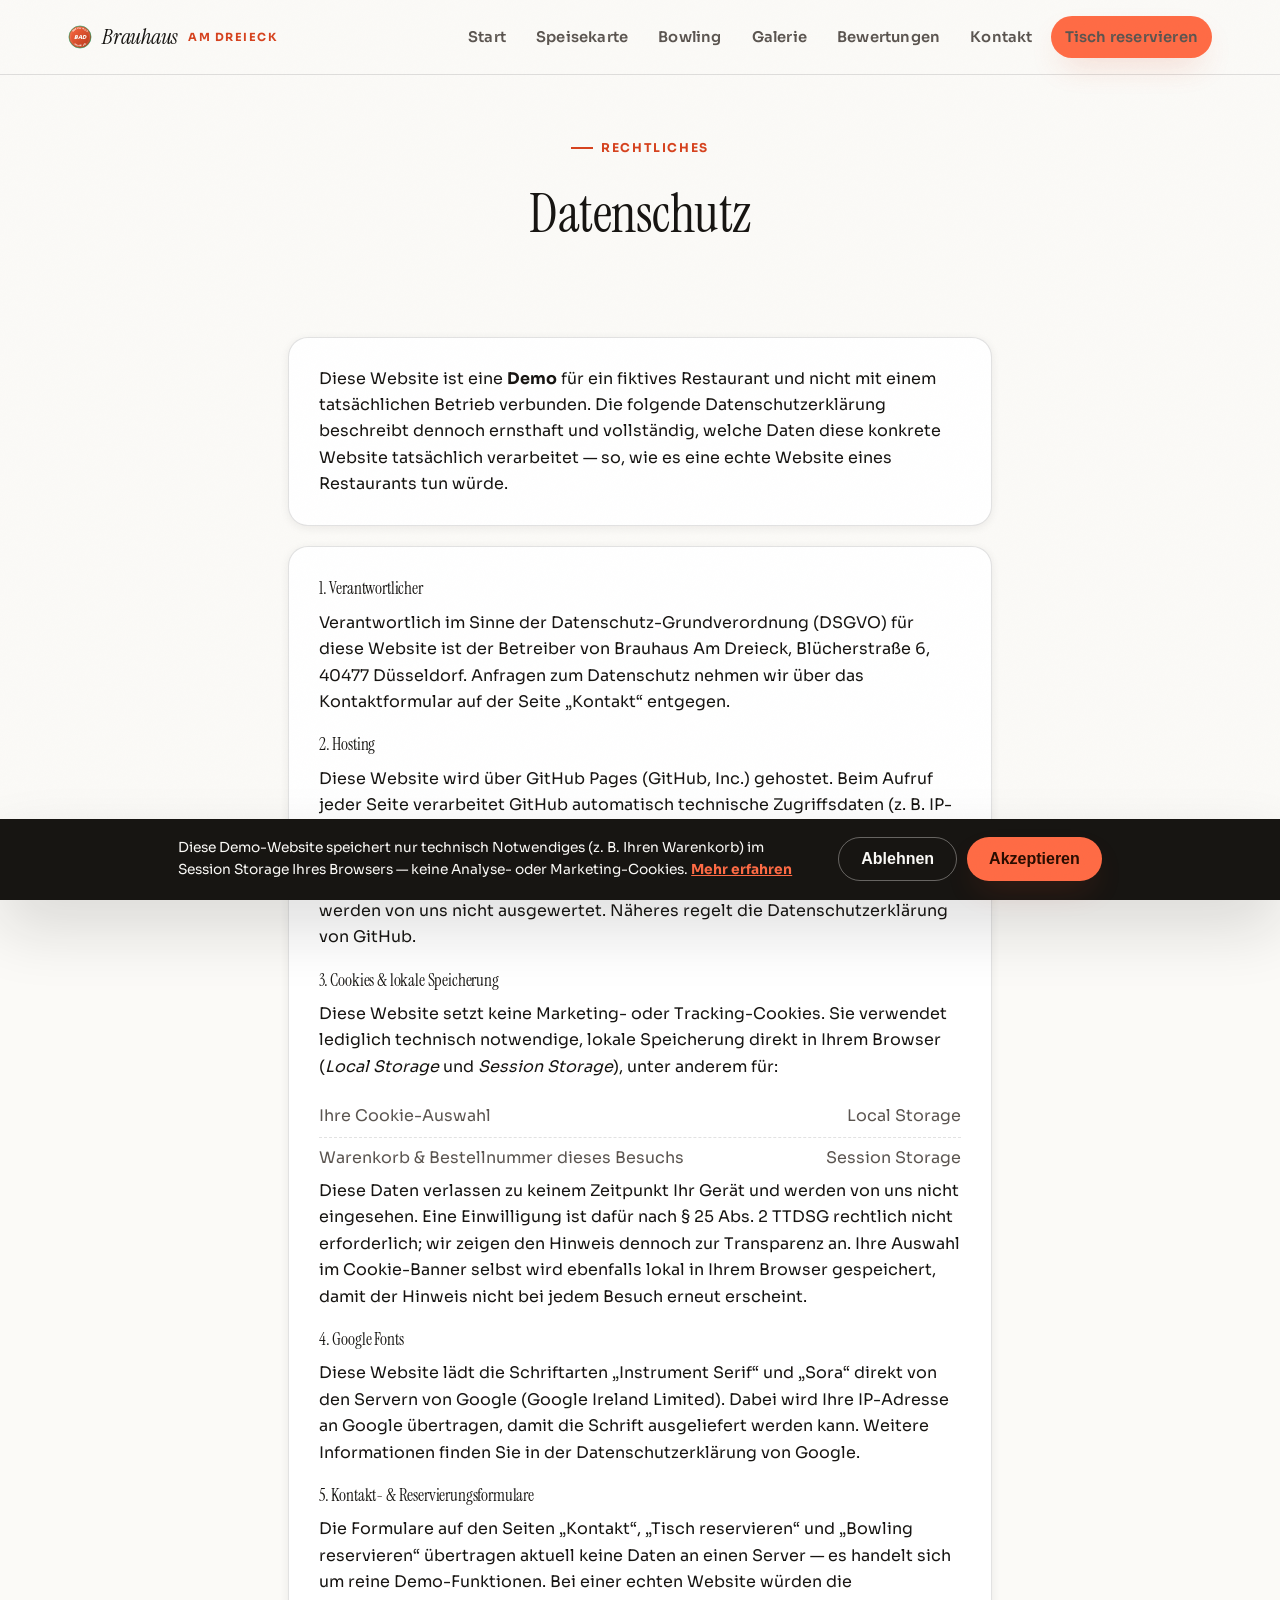
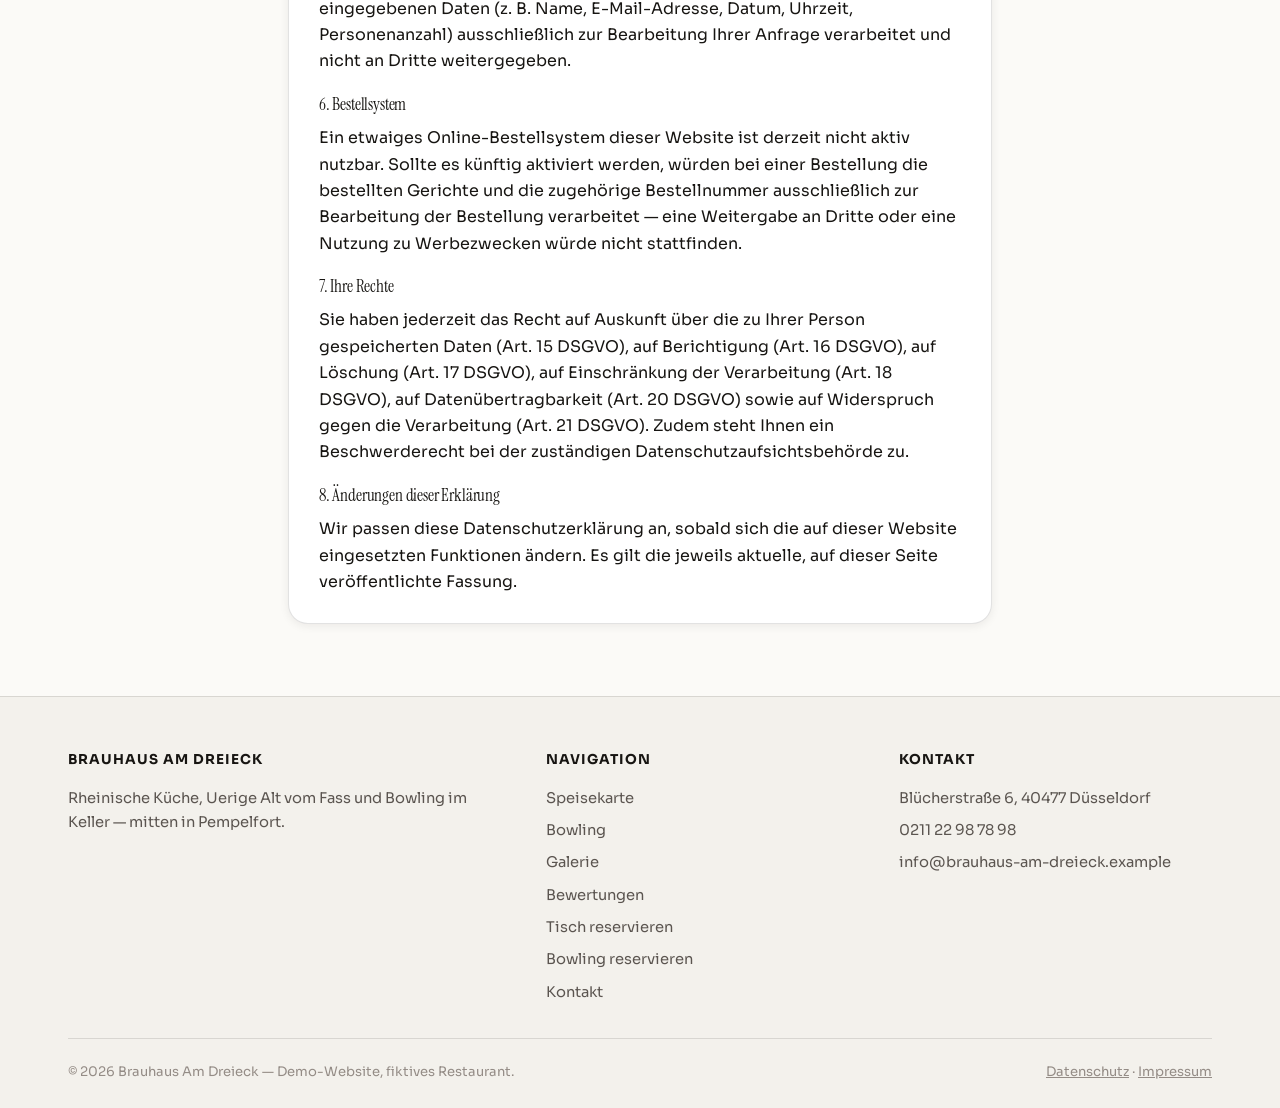
<file: datenschutz.html>
<!DOCTYPE html>
<html lang="de">
<head>
<meta charset="UTF-8">
<meta name="viewport" content="width=device-width, initial-scale=1.0">
<title>Datenschutz — Brauhaus Am Dreieck</title>
<meta name="description" content="Datenschutz-Hinweis zu dieser Demo-Website des fiktiven Brauhaus Am Dreieck.">
<link rel="preconnect" href="https://fonts.googleapis.com">
<link href="https://fonts.googleapis.com/css2?family=Instrument+Serif:ital@0;1&family=Sora:wght@400;500;600;700;800&display=swap" rel="stylesheet">
<link rel="stylesheet" href="style.css">
</head>
<body>
<a class="skip-link" href="#main">Zum Inhalt springen</a>

<div class="cookie-banner" id="cookie-banner" hidden role="dialog" aria-label="Cookie-Hinweis">
  <p>Diese Demo-Website speichert nur technisch Notwendiges (z.&nbsp;B. Ihren Warenkorb) im Session Storage Ihres Browsers &mdash; keine Analyse- oder Marketing-Cookies. <a href="datenschutz.html">Mehr erfahren</a></p>
  <div class="cookie-banner-actions">
    <button type="button" class="btn btn-line cookie-decline-btn" id="cookie-decline">Ablehnen</button>
    <button type="button" class="btn btn-solid cookie-accept-btn" id="cookie-accept">Akzeptieren</button>
  </div>
</div>

<button type="button" class="order-badge" id="order-badge" hidden aria-haspopup="dialog">
  <span class="order-badge-icon" aria-hidden="true">
    <svg viewBox="0 0 24 24" fill="none" stroke="currentColor" stroke-width="1.8" stroke-linecap="round" stroke-linejoin="round"><path d="M3 4h2l2.4 12.4a2 2 0 0 0 2 1.6h8.2a2 2 0 0 0 2-1.6L21 8H6"/><circle cx="9" cy="20" r="1"/><circle cx="18" cy="20" r="1"/></svg>
    <span class="order-badge-count" id="order-badge-count" hidden>0</span>
  </span>
  <span class="order-badge-text">
    <span class="order-badge-label" id="order-badge-label">Ihre Bestellung</span>
    <span class="order-badge-number" id="order-badge-number"></span>
  </span>
</button>

<div class="cart-scrim" id="cart-scrim" hidden></div>
<div class="cart-panel" id="cart-panel" hidden role="dialog" aria-modal="true" aria-labelledby="cart-panel-title">
  <div class="cart-panel-handle"></div>
  <div class="cart-panel-header">
    <h2 id="cart-panel-title">Ihre Bestellung</h2>
    <button type="button" class="cart-close" id="cart-close" aria-label="Schließen">&times;</button>
  </div>
  <div class="cart-panel-body">
    <ul class="cart-items" id="cart-items"></ul>
    <p class="cart-empty" id="cart-empty" hidden>Ihr Warenkorb ist noch leer &mdash; f&uuml;gen Sie Gerichte aus der Speisekarte hinzu.</p>
    <div class="cart-confirm" id="cart-confirm" hidden></div>
  </div>
  <div class="cart-panel-footer" id="cart-footer">
    <div class="cart-total"><span>Gesamt</span><strong id="cart-total-amount">0,00 &euro;</strong></div>
    <button type="button" class="btn btn-solid cart-checkout" id="cart-checkout" disabled>Bestellung aufgeben</button>
  </div>
</div>

<header class="site-header">
  <div class="nav-inner">
    <a class="brand" href="index.html">
      <svg width="24" height="24" viewBox="0 0 100 100" aria-hidden="true">
        <defs>
          <linearGradient id="brandBadgeGrad" x1="0%" y1="0%" x2="100%" y2="100%">
            <stop offset="0%" stop-color="#ff6b45"/>
            <stop offset="100%" stop-color="#b33517"/>
          </linearGradient>
          <path id="brandArcTop" d="M 12,54 A 38,38 0 1 1 88,54" fill="none"/>
          <path id="brandArcBottom" d="M 12,50 A 38,38 0 1 0 88,50" fill="none"/>
        </defs>
        <circle cx="50" cy="50" r="46" fill="url(#brandBadgeGrad)" stroke="#0e9f5f" stroke-width="2.5"/>
        <circle cx="50" cy="50" r="40" fill="none" stroke="#fbfaf7" stroke-width="1" opacity="0.5"/>
        <text font-family="Sora, sans-serif" font-weight="800" font-size="8.4" letter-spacing="1.5" fill="#fbfaf7"><textPath href="#brandArcTop" startOffset="50%" text-anchor="middle">BRAUHAUS</textPath></text>
        <text font-family="Sora, sans-serif" font-weight="800" font-size="7.6" letter-spacing="1.2" fill="#fbfaf7"><textPath href="#brandArcBottom" startOffset="50%" text-anchor="middle">AM DREIECK</textPath></text>
        <text x="50" y="57" font-family="Sora, sans-serif" font-weight="800" font-size="22" fill="#fbfaf7" text-anchor="middle">BAD</text>
      </svg>
      Brauhaus <span class="brand-mark">Am Dreieck</span>
    </a>
    <nav class="main-nav" aria-label="Hauptnavigation">
      <ul>
        <li><a href="index.html">Start</a></li>
        <li><a href="speisekarte.html">Speisekarte</a></li>
        <li><a href="bowling.html">Bowling</a></li>
        <li><a href="galerie.html">Galerie</a></li>
        <li><a href="bewertungen.html">Bewertungen</a></li>
        <li><a href="kontakt.html">Kontakt</a></li>
      </ul>
      <a class="nav-cta" href="reservierung.html">Tisch reservieren</a>
    </nav>
    <button class="nav-toggle" aria-expanded="false" aria-label="Menü öffnen">☰</button>
  </div>
</header>

<main id="main">
  <section class="page-hero">
    <div class="container-narrow" style="text-align:center;">
      <div class="eyebrow" style="justify-content:center;">Rechtliches</div>
      <h1>Datenschutz</h1>
    </div>
  </section>

  <section class="block" style="padding-top:16px;">
    <div class="container-narrow">
      <div class="card spotlight reveal" style="margin-bottom:20px;">
        <p style="margin:0;">
          Diese Website ist eine <strong>Demo</strong> für ein fiktives Restaurant und nicht
          mit einem tatsächlichen Betrieb verbunden. Die folgende Datenschutzerklärung
          beschreibt dennoch ernsthaft und vollständig, welche Daten diese konkrete Website
          tatsächlich verarbeitet — so, wie es eine echte Website eines Restaurants tun würde.
        </p>
      </div>

      <div class="card spotlight reveal">
        <h3 style="font-size:1.05rem;">1. Verantwortlicher</h3>
        <p>
          Verantwortlich im Sinne der Datenschutz-Grundverordnung (DSGVO) für diese Website
          ist der Betreiber von Brauhaus Am Dreieck, Blücherstraße 6, 40477 Düsseldorf.
          Anfragen zum Datenschutz nehmen wir über das Kontaktformular auf der Seite
          „Kontakt“ entgegen.
        </p>

        <h3 style="font-size:1.05rem;">2. Hosting</h3>
        <p>
          Diese Website wird über GitHub Pages (GitHub, Inc.) gehostet. Beim Aufruf jeder
          Seite verarbeitet GitHub automatisch technische Zugriffsdaten (z.&nbsp;B.
          IP-Adresse, Datum und Uhrzeit des Zugriffs, aufgerufene Seite, verwendeter
          Browser), wie es bei jedem Webserver technisch notwendig ist. Diese Daten dienen
          ausschließlich dem sicheren und stabilen Betrieb der Website und werden von uns
          nicht ausgewertet. Näheres regelt die Datenschutzerklärung von GitHub.
        </p>

        <h3 style="font-size:1.05rem;">3. Cookies &amp; lokale Speicherung</h3>
        <p>
          Diese Website setzt keine Marketing- oder Tracking-Cookies. Sie verwendet
          lediglich technisch notwendige, lokale Speicherung direkt in Ihrem Browser
          (<em>Local Storage</em> und <em>Session Storage</em>), unter anderem für:
        </p>
        <ul class="info-list">
          <li><span>Ihre Cookie-Auswahl</span><span>Local Storage</span></li>
          <li><span>Warenkorb &amp; Bestellnummer dieses Besuchs</span><span>Session Storage</span></li>
        </ul>
        <p>
          Diese Daten verlassen zu keinem Zeitpunkt Ihr Gerät und werden von uns nicht
          eingesehen. Eine Einwilligung ist dafür nach § 25 Abs. 2 TTDSG rechtlich nicht
          erforderlich; wir zeigen den Hinweis dennoch zur Transparenz an. Ihre Auswahl im
          Cookie-Banner selbst wird ebenfalls lokal in Ihrem Browser gespeichert, damit der
          Hinweis nicht bei jedem Besuch erneut erscheint.
        </p>

        <h3 style="font-size:1.05rem;">4. Google Fonts</h3>
        <p>
          Diese Website lädt die Schriftarten „Instrument Serif“ und „Sora“ direkt von den
          Servern von Google (Google Ireland Limited). Dabei wird Ihre IP-Adresse an Google
          übertragen, damit die Schrift ausgeliefert werden kann. Weitere Informationen
          finden Sie in der Datenschutzerklärung von Google.
        </p>

        <h3 style="font-size:1.05rem;">5. Kontakt- &amp; Reservierungsformulare</h3>
        <p>
          Die Formulare auf den Seiten „Kontakt“, „Tisch reservieren“ und „Bowling
          reservieren“ übertragen aktuell keine Daten an einen Server — es handelt sich um
          reine Demo-Funktionen. Bei einer echten Website würden die eingegebenen Daten
          (z.&nbsp;B. Name, E-Mail-Adresse, Datum, Uhrzeit, Personenanzahl) ausschließlich
          zur Bearbeitung Ihrer Anfrage verarbeitet und nicht an Dritte weitergegeben.
        </p>

        <h3 style="font-size:1.05rem;">6. Bestellsystem</h3>
        <p>
          Ein etwaiges Online-Bestellsystem dieser Website ist derzeit nicht aktiv
          nutzbar. Sollte es künftig aktiviert werden, würden bei einer Bestellung die
          bestellten Gerichte und die zugehörige Bestellnummer ausschließlich zur
          Bearbeitung der Bestellung verarbeitet — eine Weitergabe an Dritte oder eine
          Nutzung zu Werbezwecken würde nicht stattfinden.
        </p>

        <h3 style="font-size:1.05rem;">7. Ihre Rechte</h3>
        <p>
          Sie haben jederzeit das Recht auf Auskunft über die zu Ihrer Person
          gespeicherten Daten (Art. 15 DSGVO), auf Berichtigung (Art. 16 DSGVO), auf
          Löschung (Art. 17 DSGVO), auf Einschränkung der Verarbeitung (Art. 18 DSGVO), auf
          Datenübertragbarkeit (Art. 20 DSGVO) sowie auf Widerspruch gegen die Verarbeitung
          (Art. 21 DSGVO). Zudem steht Ihnen ein Beschwerderecht bei der zuständigen
          Datenschutzaufsichtsbehörde zu.
        </p>

        <h3 style="font-size:1.05rem;">8. Änderungen dieser Erklärung</h3>
        <p style="margin:0;">
          Wir passen diese Datenschutzerklärung an, sobald sich die auf dieser Website
          eingesetzten Funktionen ändern. Es gilt die jeweils aktuelle, auf dieser Seite
          veröffentlichte Fassung.
        </p>
      </div>
    </div>
  </section>
</main>

<footer class="site-footer">
  <div class="container">
    <div class="footer-grid">
      <div>
        <h4>Brauhaus Am Dreieck</h4>
        <p>Rheinische Küche, Uerige Alt vom Fass und Bowling im Keller — mitten in Pempelfort.</p>
      </div>
      <div>
        <h4>Navigation</h4>
        <ul>
          <li><a href="speisekarte.html">Speisekarte</a></li>
          <li><a href="bowling.html">Bowling</a></li>
          <li><a href="galerie.html">Galerie</a></li>
          <li><a href="bewertungen.html">Bewertungen</a></li>
          <li><a href="reservierung.html">Tisch reservieren</a></li>
          <li><a href="bowling-reservierung.html">Bowling reservieren</a></li>
          <li><a href="kontakt.html">Kontakt</a></li>
        </ul>
      </div>
      <div>
        <h4>Kontakt</h4>
        <ul>
          <li>Blücherstraße 6, 40477 Düsseldorf</li>
          <li>0211 22 98 78 98</li>
          <li>info@brauhaus-am-dreieck.example</li>
        </ul>
      </div>
    </div>
    <div class="footer-bottom">
      <span>&copy; 2026 Brauhaus Am Dreieck — Demo-Website, fiktives Restaurant.</span>
      <span><a href="datenschutz.html">Datenschutz</a> · <a href="impressum.html">Impressum</a></span>
    </div>
  </div>
</footer>

<script src="script.js"></script>
</body>
</html>
</file>
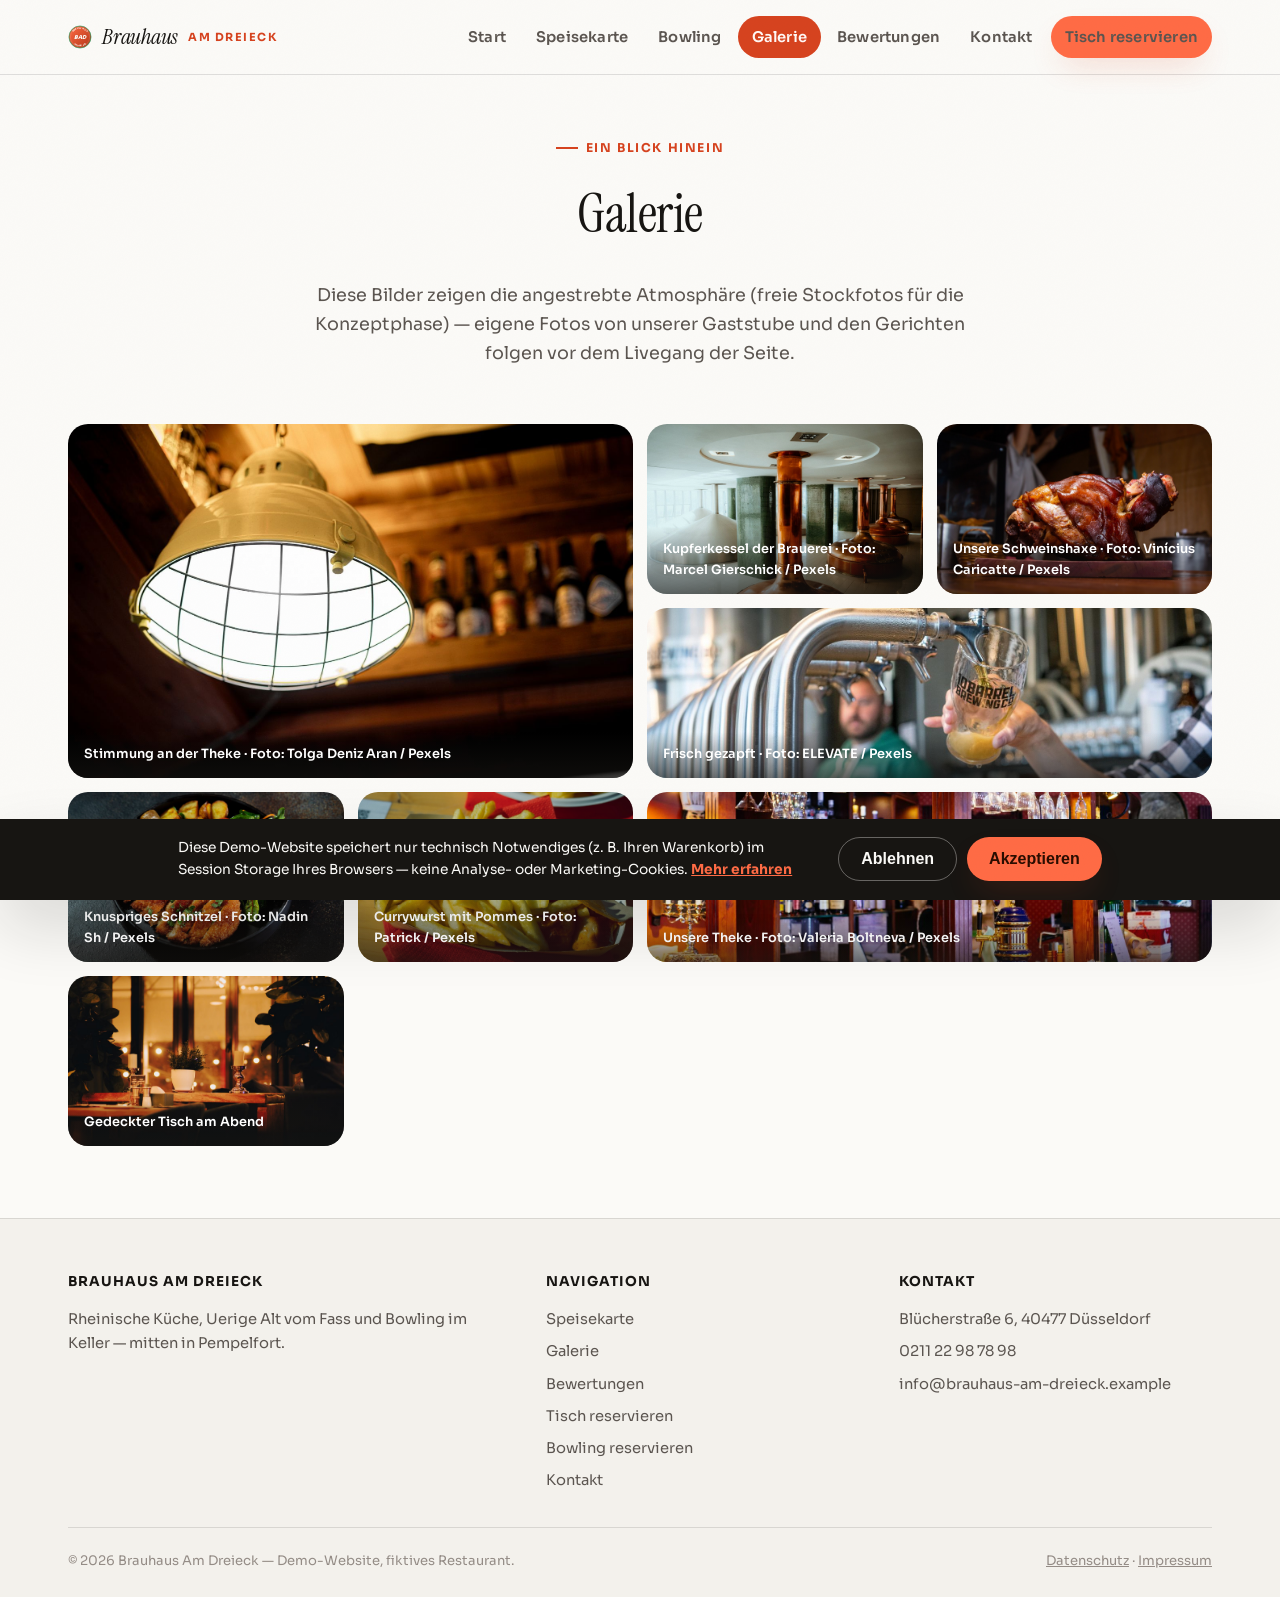
<file: galerie.html>
<!DOCTYPE html>
<html lang="de">
<head>
<meta charset="UTF-8">
<meta name="viewport" content="width=device-width, initial-scale=1.0">
<title>Galerie — Brauhaus Am Dreieck</title>
<meta name="description" content="Eindrücke aus dem Brauhaus Am Dreieck: Gaststube, Theke und unsere Gerichte.">
<link rel="preconnect" href="https://fonts.googleapis.com">
<link href="https://fonts.googleapis.com/css2?family=Instrument+Serif:ital@0;1&family=Sora:wght@400;500;600;700;800&display=swap" rel="stylesheet">
<link rel="stylesheet" href="style.css">
</head>
<body>
<a class="skip-link" href="#main">Zum Inhalt springen</a>

<div class="cookie-banner" id="cookie-banner" hidden role="dialog" aria-label="Cookie-Hinweis">
  <p>Diese Demo-Website speichert nur technisch Notwendiges (z.&nbsp;B. Ihren Warenkorb) im Session Storage Ihres Browsers &mdash; keine Analyse- oder Marketing-Cookies. <a href="datenschutz.html">Mehr erfahren</a></p>
  <div class="cookie-banner-actions">
    <button type="button" class="btn btn-line cookie-decline-btn" id="cookie-decline">Ablehnen</button>
    <button type="button" class="btn btn-solid cookie-accept-btn" id="cookie-accept">Akzeptieren</button>
  </div>
</div>

<button type="button" class="order-badge" id="order-badge" hidden aria-haspopup="dialog">
  <span class="order-badge-icon" aria-hidden="true">
    <svg viewBox="0 0 24 24" fill="none" stroke="currentColor" stroke-width="1.8" stroke-linecap="round" stroke-linejoin="round"><path d="M3 4h2l2.4 12.4a2 2 0 0 0 2 1.6h8.2a2 2 0 0 0 2-1.6L21 8H6"/><circle cx="9" cy="20" r="1"/><circle cx="18" cy="20" r="1"/></svg>
    <span class="order-badge-count" id="order-badge-count" hidden>0</span>
  </span>
  <span class="order-badge-text">
    <span class="order-badge-label" id="order-badge-label">Ihre Bestellung</span>
    <span class="order-badge-number" id="order-badge-number"></span>
  </span>
</button>

<div class="cart-scrim" id="cart-scrim" hidden></div>
<div class="cart-panel" id="cart-panel" hidden role="dialog" aria-modal="true" aria-labelledby="cart-panel-title">
  <div class="cart-panel-handle"></div>
  <div class="cart-panel-header">
    <h2 id="cart-panel-title">Ihre Bestellung</h2>
    <button type="button" class="cart-close" id="cart-close" aria-label="Schließen">&times;</button>
  </div>
  <div class="cart-panel-body">
    <ul class="cart-items" id="cart-items"></ul>
    <p class="cart-empty" id="cart-empty" hidden>Ihr Warenkorb ist noch leer &mdash; f&uuml;gen Sie Gerichte aus der Speisekarte hinzu.</p>
    <div class="cart-confirm" id="cart-confirm" hidden></div>
  </div>
  <div class="cart-panel-footer" id="cart-footer">
    <div class="cart-total"><span>Gesamt</span><strong id="cart-total-amount">0,00 &euro;</strong></div>
    <button type="button" class="btn btn-solid cart-checkout" id="cart-checkout" disabled>Bestellung aufgeben</button>
  </div>
</div>

<header class="site-header">
  <div class="nav-inner">
    <a class="brand" href="index.html">
      <svg width="24" height="24" viewBox="0 0 100 100" aria-hidden="true">
        <defs>
          <linearGradient id="brandBadgeGrad" x1="0%" y1="0%" x2="100%" y2="100%">
            <stop offset="0%" stop-color="#ff6b45"/>
            <stop offset="100%" stop-color="#b33517"/>
          </linearGradient>
          <path id="brandArcTop" d="M 12,54 A 38,38 0 1 1 88,54" fill="none"/>
          <path id="brandArcBottom" d="M 12,50 A 38,38 0 1 0 88,50" fill="none"/>
        </defs>
        <circle cx="50" cy="50" r="46" fill="url(#brandBadgeGrad)" stroke="#0e9f5f" stroke-width="2.5"/>
        <circle cx="50" cy="50" r="40" fill="none" stroke="#fbfaf7" stroke-width="1" opacity="0.5"/>
        <text font-family="Sora, sans-serif" font-weight="800" font-size="8.4" letter-spacing="1.5" fill="#fbfaf7"><textPath href="#brandArcTop" startOffset="50%" text-anchor="middle">BRAUHAUS</textPath></text>
        <text font-family="Sora, sans-serif" font-weight="800" font-size="7.6" letter-spacing="1.2" fill="#fbfaf7"><textPath href="#brandArcBottom" startOffset="50%" text-anchor="middle">AM DREIECK</textPath></text>
        <text x="50" y="57" font-family="Sora, sans-serif" font-weight="800" font-size="22" fill="#fbfaf7" text-anchor="middle">BAD</text>
      </svg>
      Brauhaus <span class="brand-mark">Am Dreieck</span>
    </a>
    <nav class="main-nav" aria-label="Hauptnavigation">
      <ul>
        <li><a href="index.html">Start</a></li>
        <li><a href="speisekarte.html">Speisekarte</a></li>
          <li><a href="bowling.html">Bowling</a></li>
        <li><a href="galerie.html" aria-current="page">Galerie</a></li>
        <li><a href="bewertungen.html">Bewertungen</a></li>
        <li><a href="kontakt.html">Kontakt</a></li>
      </ul>
      <a class="nav-cta" href="reservierung.html">Tisch reservieren</a>
    </nav>
    <button class="nav-toggle" aria-expanded="false" aria-label="Menü öffnen">☰</button>
  </div>
</header>

<main id="main">
  <section class="page-hero">
    <div class="container-narrow" style="text-align:center;">
      <div class="eyebrow" style="justify-content:center;">Ein Blick hinein</div>
      <h1>Galerie</h1>
      <p class="lead" style="margin:0 auto;">
        Diese Bilder zeigen die angestrebte Atmosphäre (freie Stockfotos für die
        Konzeptphase) — eigene Fotos von unserer Gaststube und den Gerichten
        folgen vor dem Livegang der Seite.
      </p>
    </div>
  </section>

  <section class="block" style="padding-top:16px;">
    <div class="container">
      <div class="gallery-grid reveal-stagger">

        <figure class="gallery-item wide tall reveal hover-zoom" style="margin:0;">
          <img class="art-visual" src="assets/photos/gal_gaststube.jpg" alt="Gemütliche Bar mit warmem Lampenlicht">
          <span class="gallery-label">Stimmung an der Theke · Foto: Tolga Deniz Aran / Pexels</span>
        </figure>

        <figure class="gallery-item reveal hover-zoom" style="margin:0;">
          <img class="art-visual" src="assets/photos/gal_kessel.jpg" alt="Kupferkessel und Brautanks in der Brauerei">
          <span class="gallery-label">Kupferkessel der Brauerei · Foto: Marcel Gierschick / Pexels</span>
        </figure>

        <figure class="gallery-item reveal hover-zoom" style="margin:0;">
          <img class="art-visual" src="assets/photos/gal_schweinshaxe.jpg" alt="Knusprig gebratene Schweinshaxe auf einem Holzbrett">
          <span class="gallery-label">Unsere Schweinshaxe · Foto: Vinícius Caricatte / Pexels</span>
        </figure>

        <figure class="gallery-item wide reveal hover-zoom" style="margin:0;">
          <img class="art-visual" src="assets/photos/gal_altbier.jpg" alt="Bier wird frisch vom Fass gezapft">
          <span class="gallery-label">Frisch gezapft · Foto: ELEVATE / Pexels</span>
        </figure>

        <figure class="gallery-item reveal hover-zoom" style="margin:0;">
          <img class="art-visual" src="assets/photos/gal_schnitzel.jpg" alt="Knuspriges Schnitzel mit Bratkartoffeln und Salat">
          <span class="gallery-label">Knuspriges Schnitzel · Foto: Nadin Sh / Pexels</span>
        </figure>

        <figure class="gallery-item reveal hover-zoom" style="margin:0;">
          <img class="art-visual" src="assets/photos/gal_currywurst.jpg" alt="Currywurst mit Pommes frites und Mayo">
          <span class="gallery-label">Currywurst mit Pommes · Foto: Patrick / Pexels</span>
        </figure>

        <figure class="gallery-item wide reveal hover-zoom" style="margin:0;">
          <img class="art-visual" src="assets/photos/gal_theke.jpg" alt="Holztheke mit aufgehängten Gläsern">
          <span class="gallery-label">Unsere Theke · Foto: Valeria Boltneva / Pexels</span>
        </figure>

        <figure class="gallery-item reveal hover-zoom" style="margin:0;">
          <img class="art-visual" src="assets/photos/gal_tisch.jpg" alt="Gedeckter Restauranttisch mit Kerzenlicht">
          <span class="gallery-label">Gedeckter Tisch am Abend</span>
        </figure>

      </div>
    </div>
  </section>
</main>

<footer class="site-footer">
  <div class="container">
    <div class="footer-grid">
      <div>
        <h4>Brauhaus Am Dreieck</h4>
        <p>Rheinische Küche, Uerige Alt vom Fass und Bowling im Keller — mitten in Pempelfort.</p>
      </div>
      <div>
        <h4>Navigation</h4>
        <ul>
          <li><a href="speisekarte.html">Speisekarte</a></li>
          <li><a href="galerie.html">Galerie</a></li>
          <li><a href="bewertungen.html">Bewertungen</a></li>
          <li><a href="reservierung.html">Tisch reservieren</a></li>
          <li><a href="bowling-reservierung.html">Bowling reservieren</a></li>
          <li><a href="kontakt.html">Kontakt</a></li>
        </ul>
      </div>
      <div>
        <h4>Kontakt</h4>
        <ul>
          <li>Blücherstraße 6, 40477 Düsseldorf</li>
          <li>0211 22 98 78 98</li>
          <li>info@brauhaus-am-dreieck.example</li>
        </ul>
      </div>
    </div>
    <div class="footer-bottom">
      <span>&copy; 2026 Brauhaus Am Dreieck — Demo-Website, fiktives Restaurant.</span>
      <span><a href="datenschutz.html">Datenschutz</a> · <a href="impressum.html">Impressum</a></span>
    </div>
  </div>
</footer>

<script src="script.js"></script>
</body>
</html>
</file>
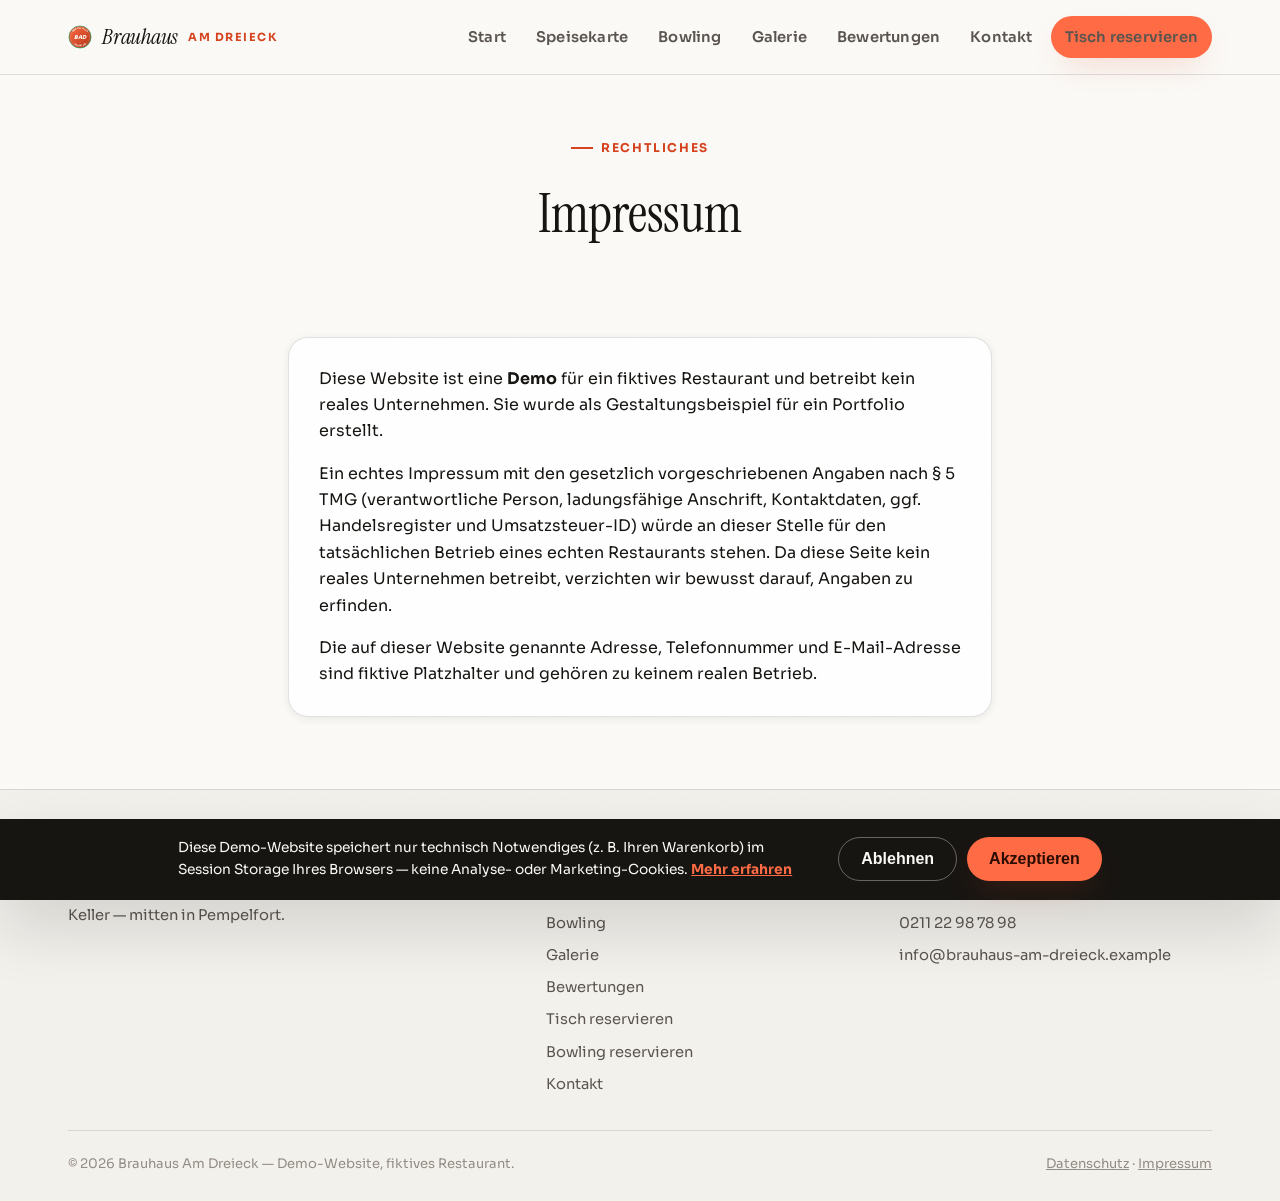
<file: impressum.html>
<!DOCTYPE html>
<html lang="de">
<head>
<meta charset="UTF-8">
<meta name="viewport" content="width=device-width, initial-scale=1.0">
<title>Impressum — Brauhaus Am Dreieck</title>
<meta name="description" content="Impressum-Hinweis zu dieser Demo-Website des fiktiven Brauhaus Am Dreieck.">
<link rel="preconnect" href="https://fonts.googleapis.com">
<link href="https://fonts.googleapis.com/css2?family=Instrument+Serif:ital@0;1&family=Sora:wght@400;500;600;700;800&display=swap" rel="stylesheet">
<link rel="stylesheet" href="style.css">
</head>
<body>
<a class="skip-link" href="#main">Zum Inhalt springen</a>

<div class="cookie-banner" id="cookie-banner" hidden role="dialog" aria-label="Cookie-Hinweis">
  <p>Diese Demo-Website speichert nur technisch Notwendiges (z.&nbsp;B. Ihren Warenkorb) im Session Storage Ihres Browsers &mdash; keine Analyse- oder Marketing-Cookies. <a href="datenschutz.html">Mehr erfahren</a></p>
  <div class="cookie-banner-actions">
    <button type="button" class="btn btn-line cookie-decline-btn" id="cookie-decline">Ablehnen</button>
    <button type="button" class="btn btn-solid cookie-accept-btn" id="cookie-accept">Akzeptieren</button>
  </div>
</div>

<button type="button" class="order-badge" id="order-badge" hidden aria-haspopup="dialog">
  <span class="order-badge-icon" aria-hidden="true">
    <svg viewBox="0 0 24 24" fill="none" stroke="currentColor" stroke-width="1.8" stroke-linecap="round" stroke-linejoin="round"><path d="M3 4h2l2.4 12.4a2 2 0 0 0 2 1.6h8.2a2 2 0 0 0 2-1.6L21 8H6"/><circle cx="9" cy="20" r="1"/><circle cx="18" cy="20" r="1"/></svg>
    <span class="order-badge-count" id="order-badge-count" hidden>0</span>
  </span>
  <span class="order-badge-text">
    <span class="order-badge-label" id="order-badge-label">Ihre Bestellung</span>
    <span class="order-badge-number" id="order-badge-number"></span>
  </span>
</button>

<div class="cart-scrim" id="cart-scrim" hidden></div>
<div class="cart-panel" id="cart-panel" hidden role="dialog" aria-modal="true" aria-labelledby="cart-panel-title">
  <div class="cart-panel-handle"></div>
  <div class="cart-panel-header">
    <h2 id="cart-panel-title">Ihre Bestellung</h2>
    <button type="button" class="cart-close" id="cart-close" aria-label="Schließen">&times;</button>
  </div>
  <div class="cart-panel-body">
    <ul class="cart-items" id="cart-items"></ul>
    <p class="cart-empty" id="cart-empty" hidden>Ihr Warenkorb ist noch leer &mdash; f&uuml;gen Sie Gerichte aus der Speisekarte hinzu.</p>
    <div class="cart-confirm" id="cart-confirm" hidden></div>
  </div>
  <div class="cart-panel-footer" id="cart-footer">
    <div class="cart-total"><span>Gesamt</span><strong id="cart-total-amount">0,00 &euro;</strong></div>
    <button type="button" class="btn btn-solid cart-checkout" id="cart-checkout" disabled>Bestellung aufgeben</button>
  </div>
</div>

<header class="site-header">
  <div class="nav-inner">
    <a class="brand" href="index.html">
      <svg width="24" height="24" viewBox="0 0 100 100" aria-hidden="true">
        <defs>
          <linearGradient id="brandBadgeGrad" x1="0%" y1="0%" x2="100%" y2="100%">
            <stop offset="0%" stop-color="#ff6b45"/>
            <stop offset="100%" stop-color="#b33517"/>
          </linearGradient>
          <path id="brandArcTop" d="M 12,54 A 38,38 0 1 1 88,54" fill="none"/>
          <path id="brandArcBottom" d="M 12,50 A 38,38 0 1 0 88,50" fill="none"/>
        </defs>
        <circle cx="50" cy="50" r="46" fill="url(#brandBadgeGrad)" stroke="#0e9f5f" stroke-width="2.5"/>
        <circle cx="50" cy="50" r="40" fill="none" stroke="#fbfaf7" stroke-width="1" opacity="0.5"/>
        <text font-family="Sora, sans-serif" font-weight="800" font-size="8.4" letter-spacing="1.5" fill="#fbfaf7"><textPath href="#brandArcTop" startOffset="50%" text-anchor="middle">BRAUHAUS</textPath></text>
        <text font-family="Sora, sans-serif" font-weight="800" font-size="7.6" letter-spacing="1.2" fill="#fbfaf7"><textPath href="#brandArcBottom" startOffset="50%" text-anchor="middle">AM DREIECK</textPath></text>
        <text x="50" y="57" font-family="Sora, sans-serif" font-weight="800" font-size="22" fill="#fbfaf7" text-anchor="middle">BAD</text>
      </svg>
      Brauhaus <span class="brand-mark">Am Dreieck</span>
    </a>
    <nav class="main-nav" aria-label="Hauptnavigation">
      <ul>
        <li><a href="index.html">Start</a></li>
        <li><a href="speisekarte.html">Speisekarte</a></li>
        <li><a href="bowling.html">Bowling</a></li>
        <li><a href="galerie.html">Galerie</a></li>
        <li><a href="bewertungen.html">Bewertungen</a></li>
        <li><a href="kontakt.html">Kontakt</a></li>
      </ul>
      <a class="nav-cta" href="reservierung.html">Tisch reservieren</a>
    </nav>
    <button class="nav-toggle" aria-expanded="false" aria-label="Menü öffnen">☰</button>
  </div>
</header>

<main id="main">
  <section class="page-hero">
    <div class="container-narrow" style="text-align:center;">
      <div class="eyebrow" style="justify-content:center;">Rechtliches</div>
      <h1>Impressum</h1>
    </div>
  </section>

  <section class="block" style="padding-top:16px;">
    <div class="container-narrow">
      <div class="card spotlight reveal">
        <p>
          Diese Website ist eine <strong>Demo</strong> für ein fiktives Restaurant und
          betreibt kein reales Unternehmen. Sie wurde als Gestaltungsbeispiel für ein
          Portfolio erstellt.
        </p>
        <p>
          Ein echtes Impressum mit den gesetzlich vorgeschriebenen Angaben nach § 5 TMG
          (verantwortliche Person, ladungsfähige Anschrift, Kontaktdaten, ggf.
          Handelsregister und Umsatzsteuer-ID) würde an dieser Stelle für den tatsächlichen
          Betrieb eines echten Restaurants stehen. Da diese Seite kein reales Unternehmen
          betreibt, verzichten wir bewusst darauf, Angaben zu erfinden.
        </p>
        <p>
          Die auf dieser Website genannte Adresse, Telefonnummer und E-Mail-Adresse sind
          fiktive Platzhalter und gehören zu keinem realen Betrieb.
        </p>
      </div>
    </div>
  </section>
</main>

<footer class="site-footer">
  <div class="container">
    <div class="footer-grid">
      <div>
        <h4>Brauhaus Am Dreieck</h4>
        <p>Rheinische Küche, Uerige Alt vom Fass und Bowling im Keller — mitten in Pempelfort.</p>
      </div>
      <div>
        <h4>Navigation</h4>
        <ul>
          <li><a href="speisekarte.html">Speisekarte</a></li>
          <li><a href="bowling.html">Bowling</a></li>
          <li><a href="galerie.html">Galerie</a></li>
          <li><a href="bewertungen.html">Bewertungen</a></li>
          <li><a href="reservierung.html">Tisch reservieren</a></li>
          <li><a href="bowling-reservierung.html">Bowling reservieren</a></li>
          <li><a href="kontakt.html">Kontakt</a></li>
        </ul>
      </div>
      <div>
        <h4>Kontakt</h4>
        <ul>
          <li>Blücherstraße 6, 40477 Düsseldorf</li>
          <li>0211 22 98 78 98</li>
          <li>info@brauhaus-am-dreieck.example</li>
        </ul>
      </div>
    </div>
    <div class="footer-bottom">
      <span>&copy; 2026 Brauhaus Am Dreieck — Demo-Website, fiktives Restaurant.</span>
      <span><a href="datenschutz.html">Datenschutz</a> · <a href="impressum.html">Impressum</a></span>
    </div>
  </div>
</footer>

<script src="script.js"></script>
</body>
</html>
</file>
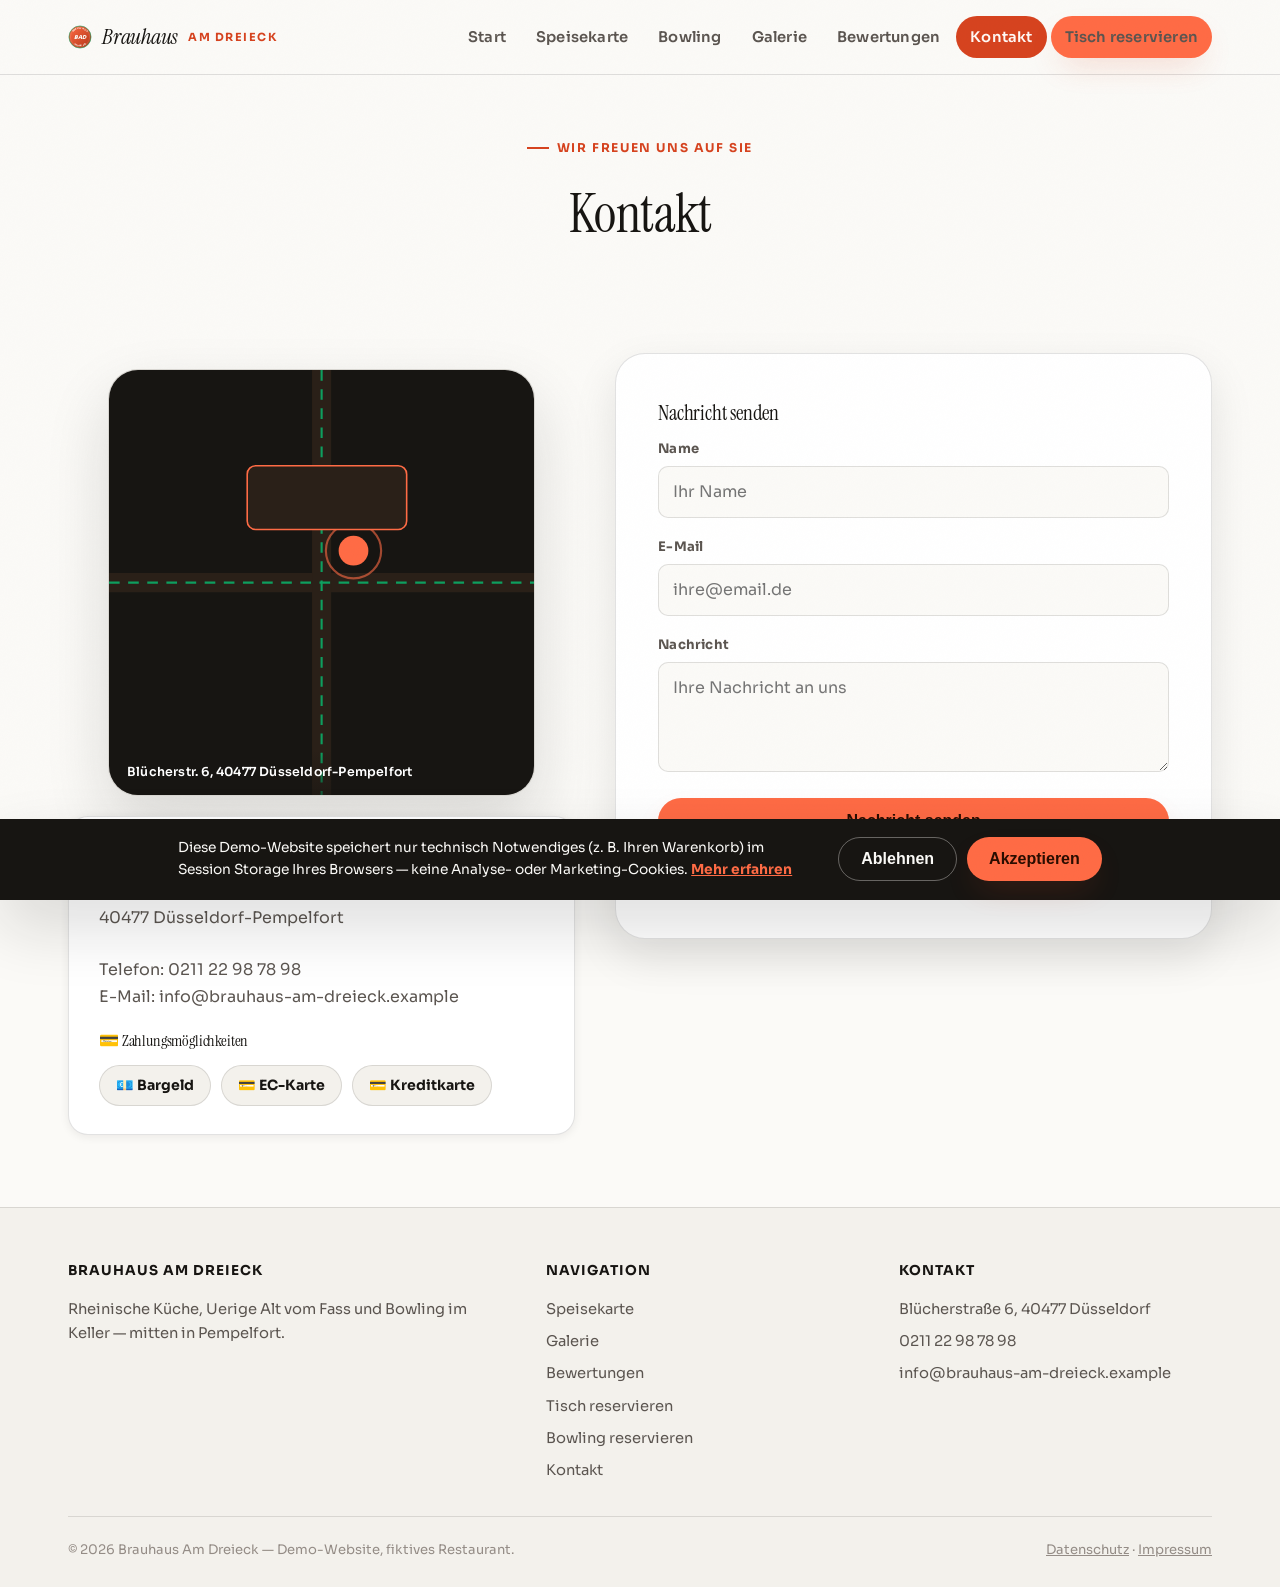
<file: kontakt.html>
<!DOCTYPE html>
<html lang="de">
<head>
<meta charset="UTF-8">
<meta name="viewport" content="width=device-width, initial-scale=1.0">
<title>Kontakt — Brauhaus Am Dreieck</title>
<meta name="description" content="Adresse, Telefon und Kontaktformular des Brauhaus Am Dreieck in Düsseldorf.">
<link rel="preconnect" href="https://fonts.googleapis.com">
<link href="https://fonts.googleapis.com/css2?family=Instrument+Serif:ital@0;1&family=Sora:wght@400;500;600;700;800&display=swap" rel="stylesheet">
<link rel="stylesheet" href="style.css">
</head>
<body>
<a class="skip-link" href="#main">Zum Inhalt springen</a>

<div class="cookie-banner" id="cookie-banner" hidden role="dialog" aria-label="Cookie-Hinweis">
  <p>Diese Demo-Website speichert nur technisch Notwendiges (z.&nbsp;B. Ihren Warenkorb) im Session Storage Ihres Browsers &mdash; keine Analyse- oder Marketing-Cookies. <a href="datenschutz.html">Mehr erfahren</a></p>
  <div class="cookie-banner-actions">
    <button type="button" class="btn btn-line cookie-decline-btn" id="cookie-decline">Ablehnen</button>
    <button type="button" class="btn btn-solid cookie-accept-btn" id="cookie-accept">Akzeptieren</button>
  </div>
</div>

<button type="button" class="order-badge" id="order-badge" hidden aria-haspopup="dialog">
  <span class="order-badge-icon" aria-hidden="true">
    <svg viewBox="0 0 24 24" fill="none" stroke="currentColor" stroke-width="1.8" stroke-linecap="round" stroke-linejoin="round"><path d="M3 4h2l2.4 12.4a2 2 0 0 0 2 1.6h8.2a2 2 0 0 0 2-1.6L21 8H6"/><circle cx="9" cy="20" r="1"/><circle cx="18" cy="20" r="1"/></svg>
    <span class="order-badge-count" id="order-badge-count" hidden>0</span>
  </span>
  <span class="order-badge-text">
    <span class="order-badge-label" id="order-badge-label">Ihre Bestellung</span>
    <span class="order-badge-number" id="order-badge-number"></span>
  </span>
</button>

<div class="cart-scrim" id="cart-scrim" hidden></div>
<div class="cart-panel" id="cart-panel" hidden role="dialog" aria-modal="true" aria-labelledby="cart-panel-title">
  <div class="cart-panel-handle"></div>
  <div class="cart-panel-header">
    <h2 id="cart-panel-title">Ihre Bestellung</h2>
    <button type="button" class="cart-close" id="cart-close" aria-label="Schließen">&times;</button>
  </div>
  <div class="cart-panel-body">
    <ul class="cart-items" id="cart-items"></ul>
    <p class="cart-empty" id="cart-empty" hidden>Ihr Warenkorb ist noch leer &mdash; f&uuml;gen Sie Gerichte aus der Speisekarte hinzu.</p>
    <div class="cart-confirm" id="cart-confirm" hidden></div>
  </div>
  <div class="cart-panel-footer" id="cart-footer">
    <div class="cart-total"><span>Gesamt</span><strong id="cart-total-amount">0,00 &euro;</strong></div>
    <button type="button" class="btn btn-solid cart-checkout" id="cart-checkout" disabled>Bestellung aufgeben</button>
  </div>
</div>

<header class="site-header">
  <div class="nav-inner">
    <a class="brand" href="index.html">
      <svg width="24" height="24" viewBox="0 0 100 100" aria-hidden="true">
        <defs>
          <linearGradient id="brandBadgeGrad" x1="0%" y1="0%" x2="100%" y2="100%">
            <stop offset="0%" stop-color="#ff6b45"/>
            <stop offset="100%" stop-color="#b33517"/>
          </linearGradient>
          <path id="brandArcTop" d="M 12,54 A 38,38 0 1 1 88,54" fill="none"/>
          <path id="brandArcBottom" d="M 12,50 A 38,38 0 1 0 88,50" fill="none"/>
        </defs>
        <circle cx="50" cy="50" r="46" fill="url(#brandBadgeGrad)" stroke="#0e9f5f" stroke-width="2.5"/>
        <circle cx="50" cy="50" r="40" fill="none" stroke="#fbfaf7" stroke-width="1" opacity="0.5"/>
        <text font-family="Sora, sans-serif" font-weight="800" font-size="8.4" letter-spacing="1.5" fill="#fbfaf7"><textPath href="#brandArcTop" startOffset="50%" text-anchor="middle">BRAUHAUS</textPath></text>
        <text font-family="Sora, sans-serif" font-weight="800" font-size="7.6" letter-spacing="1.2" fill="#fbfaf7"><textPath href="#brandArcBottom" startOffset="50%" text-anchor="middle">AM DREIECK</textPath></text>
        <text x="50" y="57" font-family="Sora, sans-serif" font-weight="800" font-size="22" fill="#fbfaf7" text-anchor="middle">BAD</text>
      </svg>
      Brauhaus <span class="brand-mark">Am Dreieck</span>
    </a>
    <nav class="main-nav" aria-label="Hauptnavigation">
      <ul>
        <li><a href="index.html">Start</a></li>
        <li><a href="speisekarte.html">Speisekarte</a></li>
          <li><a href="bowling.html">Bowling</a></li>
        <li><a href="galerie.html">Galerie</a></li>
        <li><a href="bewertungen.html">Bewertungen</a></li>
        <li><a href="kontakt.html" aria-current="page">Kontakt</a></li>
      </ul>
      <a class="nav-cta" href="reservierung.html">Tisch reservieren</a>
    </nav>
    <button class="nav-toggle" aria-expanded="false" aria-label="Menü öffnen">☰</button>
  </div>
</header>

<main id="main">
  <section class="page-hero" style="padding-bottom:0;">
    <div class="container-narrow" style="text-align:center;">
      <div class="eyebrow" style="justify-content:center;">Wir freuen uns auf Sie</div>
      <h1>Kontakt</h1>
    </div>
  </section>

  <section class="block">
    <div class="container">
      <div class="split-grid" style="display:grid; grid-template-columns: 0.85fr 1fr; gap:40px; align-items:start;">

        <div>
          <figure class="art-frame reveal hover-zoom" style="aspect-ratio:1/1; margin-bottom:20px;">
            <svg class="art-visual" viewBox="0 0 400 400" role="img" aria-label="Vereinfachte Lageskizze: Blücherstraße 6, Düsseldorf">
              <rect width="400" height="400" fill="#171512"/>
              <line x1="0" y1="200" x2="400" y2="200" stroke="#2a2018" stroke-width="18"/>
              <line x1="200" y1="0" x2="200" y2="400" stroke="#2a2018" stroke-width="18"/>
              <line x1="0" y1="200" x2="400" y2="200" stroke="#0e9f5f" stroke-width="2" stroke-dasharray="10 8"/>
              <line x1="200" y1="0" x2="200" y2="400" stroke="#0e9f5f" stroke-width="2" stroke-dasharray="10 8"/>
              <circle cx="230" cy="170" r="14" fill="#ff6b45"/>
              <circle cx="230" cy="170" r="26" fill="none" stroke="#ff6b45" stroke-width="2" opacity="0.6"/>
              <rect x="130" y="90" width="150" height="60" rx="8" fill="#2a2018" stroke="#ff6b45" stroke-width="1.5"/>
            </svg>
            <figcaption>Blücherstr. 6, 40477 Düsseldorf-Pempelfort</figcaption>
          </figure>

          <div class="card spotlight">
            <h3 style="font-size:1.02rem;">📍 Adresse</h3>
            <address style="color:var(--paper-dim); margin-bottom:18px;">
              Blücherstr. 6<br>40477 Düsseldorf-Pempelfort<br><br>
              Telefon: 0211 22 98 78 98<br>
              E-Mail: info@brauhaus-am-dreieck.example
            </address>
            <h3 style="font-size:1.02rem;">💳 Zahlungsmöglichkeiten</h3>
            <div class="pay-row">
              <span class="pay-badge">💶 Bargeld</span>
              <span class="pay-badge">💳 EC-Karte</span>
              <span class="pay-badge">💳 Kreditkarte</span>
            </div>
          </div>
        </div>

        <div class="form-card reveal">
          <h2 style="font-size:1.3rem;">Nachricht senden</h2>
          <form id="contact-form" novalidate>
            <div class="field">
              <label for="contact-name">Name</label>
              <input type="text" id="contact-name" name="contact-name" placeholder="Ihr Name" required>
              <div class="field-error" data-error-for="contact-name"></div>
            </div>
            <div class="field">
              <label for="contact-email">E-Mail</label>
              <input type="email" id="contact-email" name="contact-email" placeholder="ihre@email.de" required>
              <div class="field-error" data-error-for="contact-email"></div>
            </div>
            <div class="field">
              <label for="contact-message">Nachricht</label>
              <textarea id="contact-message" name="contact-message" placeholder="Ihre Nachricht an uns" required></textarea>
              <div class="field-error" data-error-for="contact-message"></div>
            </div>
            <button type="submit" class="btn btn-solid" style="width:100%;">Nachricht senden</button>
          </form>
          <p class="form-note">Demo — es wird aktuell keine Nachricht tatsächlich versendet.</p>
          <div class="confirmation" id="contact-confirmation" role="status"></div>
        </div>

      </div>
    </div>
  </section>
</main>

<footer class="site-footer">
  <div class="container">
    <div class="footer-grid">
      <div>
        <h4>Brauhaus Am Dreieck</h4>
        <p>Rheinische Küche, Uerige Alt vom Fass und Bowling im Keller — mitten in Pempelfort.</p>
      </div>
      <div>
        <h4>Navigation</h4>
        <ul>
          <li><a href="speisekarte.html">Speisekarte</a></li>
          <li><a href="galerie.html">Galerie</a></li>
          <li><a href="bewertungen.html">Bewertungen</a></li>
          <li><a href="reservierung.html">Tisch reservieren</a></li>
          <li><a href="bowling-reservierung.html">Bowling reservieren</a></li>
          <li><a href="kontakt.html">Kontakt</a></li>
        </ul>
      </div>
      <div>
        <h4>Kontakt</h4>
        <ul>
          <li>Blücherstraße 6, 40477 Düsseldorf</li>
          <li>0211 22 98 78 98</li>
          <li>info@brauhaus-am-dreieck.example</li>
        </ul>
      </div>
    </div>
    <div class="footer-bottom">
      <span>&copy; 2026 Brauhaus Am Dreieck — Demo-Website, fiktives Restaurant.</span>
      <span><a href="datenschutz.html">Datenschutz</a> · <a href="impressum.html">Impressum</a></span>
    </div>
  </div>
</footer>

<script src="script.js"></script>
</body>
</html>
</file>
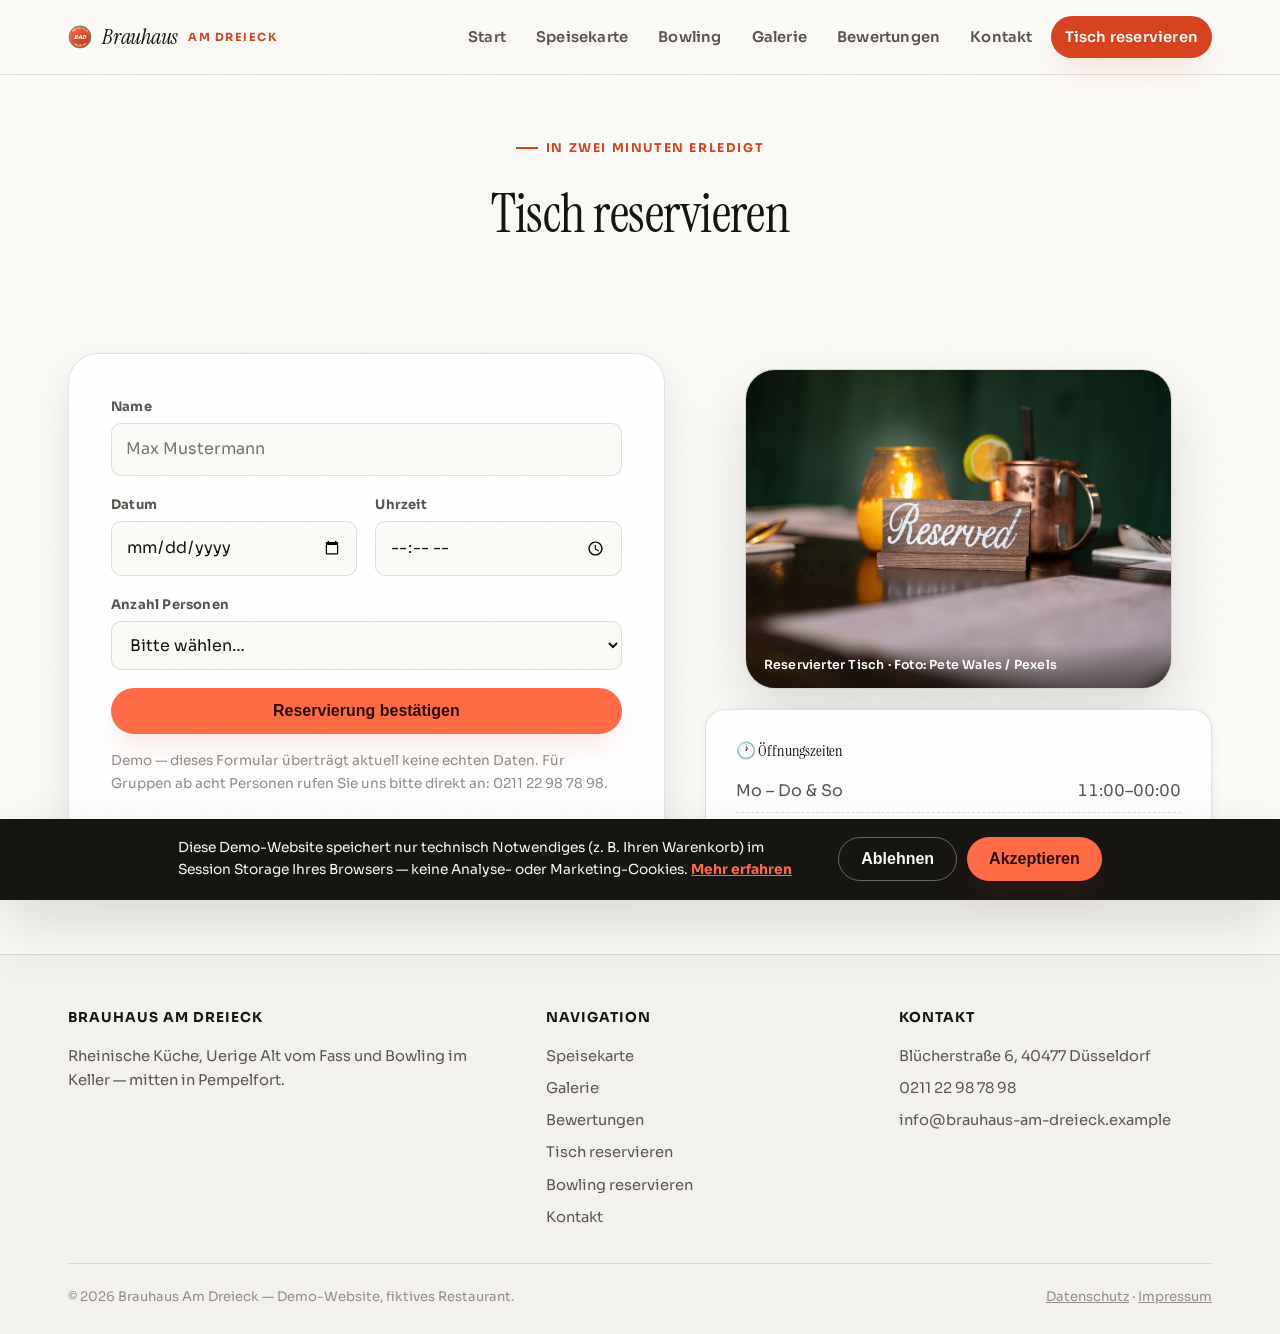
<file: reservierung.html>
<!DOCTYPE html>
<html lang="de">
<head>
<meta charset="UTF-8">
<meta name="viewport" content="width=device-width, initial-scale=1.0">
<title>Tisch reservieren — Brauhaus Am Dreieck</title>
<meta name="description" content="Reservieren Sie Ihren Tisch im Brauhaus Am Dreieck, Düsseldorf.">
<link rel="preconnect" href="https://fonts.googleapis.com">
<link href="https://fonts.googleapis.com/css2?family=Instrument+Serif:ital@0;1&family=Sora:wght@400;500;600;700;800&display=swap" rel="stylesheet">
<link rel="stylesheet" href="style.css">
</head>
<body>
<a class="skip-link" href="#main">Zum Inhalt springen</a>

<div class="cookie-banner" id="cookie-banner" hidden role="dialog" aria-label="Cookie-Hinweis">
  <p>Diese Demo-Website speichert nur technisch Notwendiges (z.&nbsp;B. Ihren Warenkorb) im Session Storage Ihres Browsers &mdash; keine Analyse- oder Marketing-Cookies. <a href="datenschutz.html">Mehr erfahren</a></p>
  <div class="cookie-banner-actions">
    <button type="button" class="btn btn-line cookie-decline-btn" id="cookie-decline">Ablehnen</button>
    <button type="button" class="btn btn-solid cookie-accept-btn" id="cookie-accept">Akzeptieren</button>
  </div>
</div>

<button type="button" class="order-badge" id="order-badge" hidden aria-haspopup="dialog">
  <span class="order-badge-icon" aria-hidden="true">
    <svg viewBox="0 0 24 24" fill="none" stroke="currentColor" stroke-width="1.8" stroke-linecap="round" stroke-linejoin="round"><path d="M3 4h2l2.4 12.4a2 2 0 0 0 2 1.6h8.2a2 2 0 0 0 2-1.6L21 8H6"/><circle cx="9" cy="20" r="1"/><circle cx="18" cy="20" r="1"/></svg>
    <span class="order-badge-count" id="order-badge-count" hidden>0</span>
  </span>
  <span class="order-badge-text">
    <span class="order-badge-label" id="order-badge-label">Ihre Bestellung</span>
    <span class="order-badge-number" id="order-badge-number"></span>
  </span>
</button>

<div class="cart-scrim" id="cart-scrim" hidden></div>
<div class="cart-panel" id="cart-panel" hidden role="dialog" aria-modal="true" aria-labelledby="cart-panel-title">
  <div class="cart-panel-handle"></div>
  <div class="cart-panel-header">
    <h2 id="cart-panel-title">Ihre Bestellung</h2>
    <button type="button" class="cart-close" id="cart-close" aria-label="Schließen">&times;</button>
  </div>
  <div class="cart-panel-body">
    <ul class="cart-items" id="cart-items"></ul>
    <p class="cart-empty" id="cart-empty" hidden>Ihr Warenkorb ist noch leer &mdash; f&uuml;gen Sie Gerichte aus der Speisekarte hinzu.</p>
    <div class="cart-confirm" id="cart-confirm" hidden></div>
  </div>
  <div class="cart-panel-footer" id="cart-footer">
    <div class="cart-total"><span>Gesamt</span><strong id="cart-total-amount">0,00 &euro;</strong></div>
    <button type="button" class="btn btn-solid cart-checkout" id="cart-checkout" disabled>Bestellung aufgeben</button>
  </div>
</div>

<header class="site-header">
  <div class="nav-inner">
    <a class="brand" href="index.html">
      <svg width="24" height="24" viewBox="0 0 100 100" aria-hidden="true">
        <defs>
          <linearGradient id="brandBadgeGrad" x1="0%" y1="0%" x2="100%" y2="100%">
            <stop offset="0%" stop-color="#ff6b45"/>
            <stop offset="100%" stop-color="#b33517"/>
          </linearGradient>
          <path id="brandArcTop" d="M 12,54 A 38,38 0 1 1 88,54" fill="none"/>
          <path id="brandArcBottom" d="M 12,50 A 38,38 0 1 0 88,50" fill="none"/>
        </defs>
        <circle cx="50" cy="50" r="46" fill="url(#brandBadgeGrad)" stroke="#0e9f5f" stroke-width="2.5"/>
        <circle cx="50" cy="50" r="40" fill="none" stroke="#fbfaf7" stroke-width="1" opacity="0.5"/>
        <text font-family="Sora, sans-serif" font-weight="800" font-size="8.4" letter-spacing="1.5" fill="#fbfaf7"><textPath href="#brandArcTop" startOffset="50%" text-anchor="middle">BRAUHAUS</textPath></text>
        <text font-family="Sora, sans-serif" font-weight="800" font-size="7.6" letter-spacing="1.2" fill="#fbfaf7"><textPath href="#brandArcBottom" startOffset="50%" text-anchor="middle">AM DREIECK</textPath></text>
        <text x="50" y="57" font-family="Sora, sans-serif" font-weight="800" font-size="22" fill="#fbfaf7" text-anchor="middle">BAD</text>
      </svg>
      Brauhaus <span class="brand-mark">Am Dreieck</span>
    </a>
    <nav class="main-nav" aria-label="Hauptnavigation">
      <ul>
        <li><a href="index.html">Start</a></li>
        <li><a href="speisekarte.html">Speisekarte</a></li>
          <li><a href="bowling.html">Bowling</a></li>
        <li><a href="galerie.html">Galerie</a></li>
        <li><a href="bewertungen.html">Bewertungen</a></li>
        <li><a href="kontakt.html">Kontakt</a></li>
      </ul>
      <a class="nav-cta" href="reservierung.html" aria-current="page">Tisch reservieren</a>
    </nav>
    <button class="nav-toggle" aria-expanded="false" aria-label="Menü öffnen">☰</button>
  </div>
</header>

<main id="main">
  <section class="page-hero" style="padding-bottom:0;">
    <div class="container-narrow" style="text-align:center;">
      <div class="eyebrow" style="justify-content:center;">In zwei Minuten erledigt</div>
      <h1>Tisch reservieren</h1>
    </div>
  </section>

  <section class="block">
    <div class="container">
      <div class="split-grid" style="display:grid; grid-template-columns: 1fr 0.85fr; gap:40px; align-items:start;">

        <div class="form-card reveal">
          <form id="reservation-form" novalidate>
            <div class="field">
              <label for="name">Name</label>
              <input type="text" id="name" name="name" placeholder="Max Mustermann" required>
              <div class="field-error" data-error-for="name"></div>
            </div>
            <div class="field-row">
              <div class="field">
                <label for="date">Datum</label>
                <input type="date" id="date" name="date" required>
                <div class="field-error" data-error-for="date"></div>
              </div>
              <div class="field">
                <label for="time">Uhrzeit</label>
                <input type="time" id="time" name="time" required>
                <div class="field-error" data-error-for="time"></div>
              </div>
            </div>
            <div class="field">
              <label for="guests">Anzahl Personen</label>
              <select id="guests" name="guests" required>
                <option value="">Bitte wählen…</option>
                <option>1 Person</option><option>2 Personen</option><option>3 Personen</option>
                <option>4 Personen</option><option>5 Personen</option><option>6 Personen</option>
                <option>7 Personen oder mehr</option>
              </select>
              <div class="field-error" data-error-for="guests"></div>
            </div>
            <button type="submit" class="btn btn-solid" style="width:100%;">Reservierung bestätigen</button>
          </form>
          <p class="form-note">
            Demo — dieses Formular überträgt aktuell keine echten Daten.
            Für Gruppen ab acht Personen rufen Sie uns bitte direkt an: 0211 22 98 78 98.
          </p>
          <div class="confirmation" id="confirmation-message" role="status"></div>
        </div>

        <div>
          <figure class="art-frame reveal hover-zoom" style="aspect-ratio:4/3; margin-bottom:20px;">
            <img class="art-visual" src="assets/photos/reservierung.jpg" alt="Reserviert-Schild mit Kerzenschein auf einem gedeckten Tisch">
            <figcaption>Reservierter Tisch · Foto: Pete Wales / Pexels</figcaption>
          </figure>

          <div class="card spotlight">
            <h3 style="font-size:1.02rem;">🕐 Öffnungszeiten</h3>
            <ul class="info-list">
              <li><span>Mo – Do &amp; So</span><span>11:00–00:00</span></li>
              <li><span>Fr – Sa</span><span>11:00–01:00</span></li>
            </ul>
          </div>
        </div>

      </div>
    </div>
  </section>
</main>

<footer class="site-footer">
  <div class="container">
    <div class="footer-grid">
      <div>
        <h4>Brauhaus Am Dreieck</h4>
        <p>Rheinische Küche, Uerige Alt vom Fass und Bowling im Keller — mitten in Pempelfort.</p>
      </div>
      <div>
        <h4>Navigation</h4>
        <ul>
          <li><a href="speisekarte.html">Speisekarte</a></li>
          <li><a href="galerie.html">Galerie</a></li>
          <li><a href="bewertungen.html">Bewertungen</a></li>
          <li><a href="reservierung.html">Tisch reservieren</a></li>
          <li><a href="bowling-reservierung.html">Bowling reservieren</a></li>
          <li><a href="kontakt.html">Kontakt</a></li>
        </ul>
      </div>
      <div>
        <h4>Kontakt</h4>
        <ul>
          <li>Blücherstraße 6, 40477 Düsseldorf</li>
          <li>0211 22 98 78 98</li>
          <li>info@brauhaus-am-dreieck.example</li>
        </ul>
      </div>
    </div>
    <div class="footer-bottom">
      <span>&copy; 2026 Brauhaus Am Dreieck — Demo-Website, fiktives Restaurant.</span>
      <span><a href="datenschutz.html">Datenschutz</a> · <a href="impressum.html">Impressum</a></span>
    </div>
  </div>
</footer>

<script src="script.js"></script>
</body>
</html>
</file>
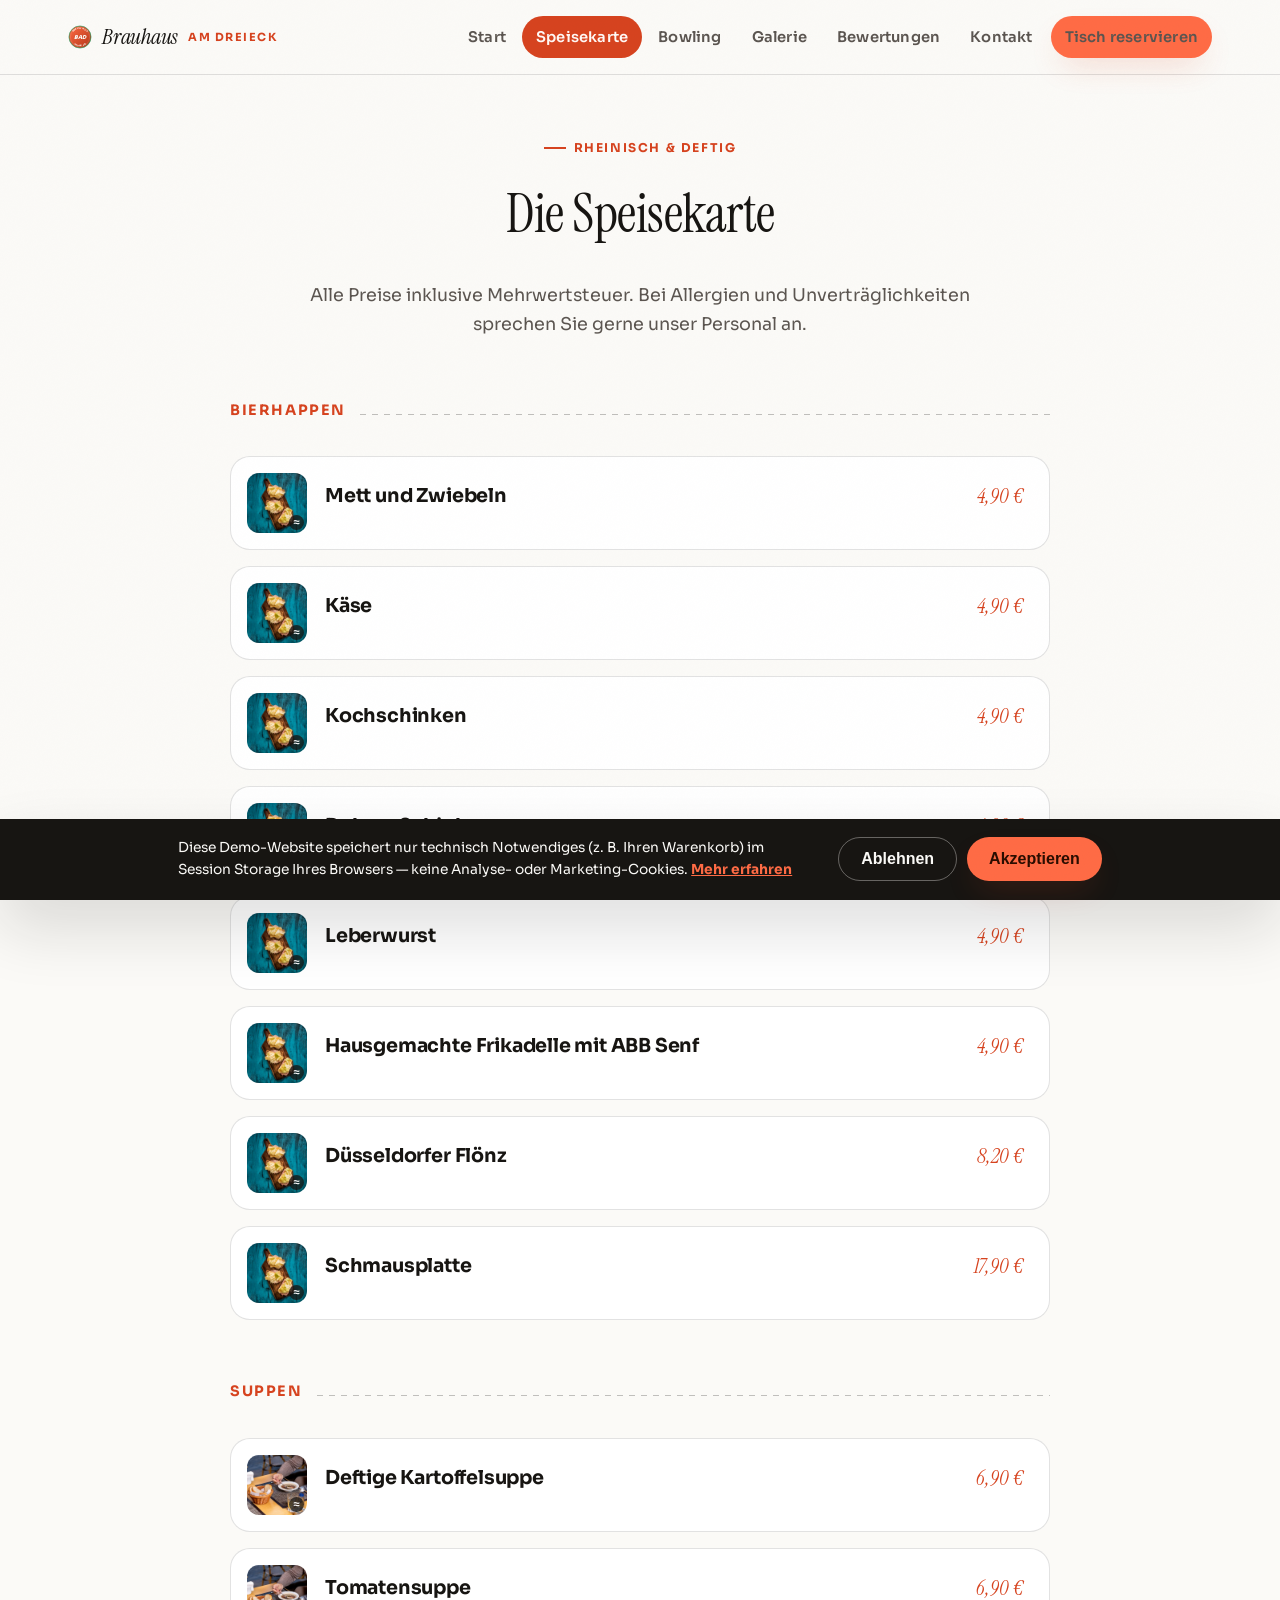
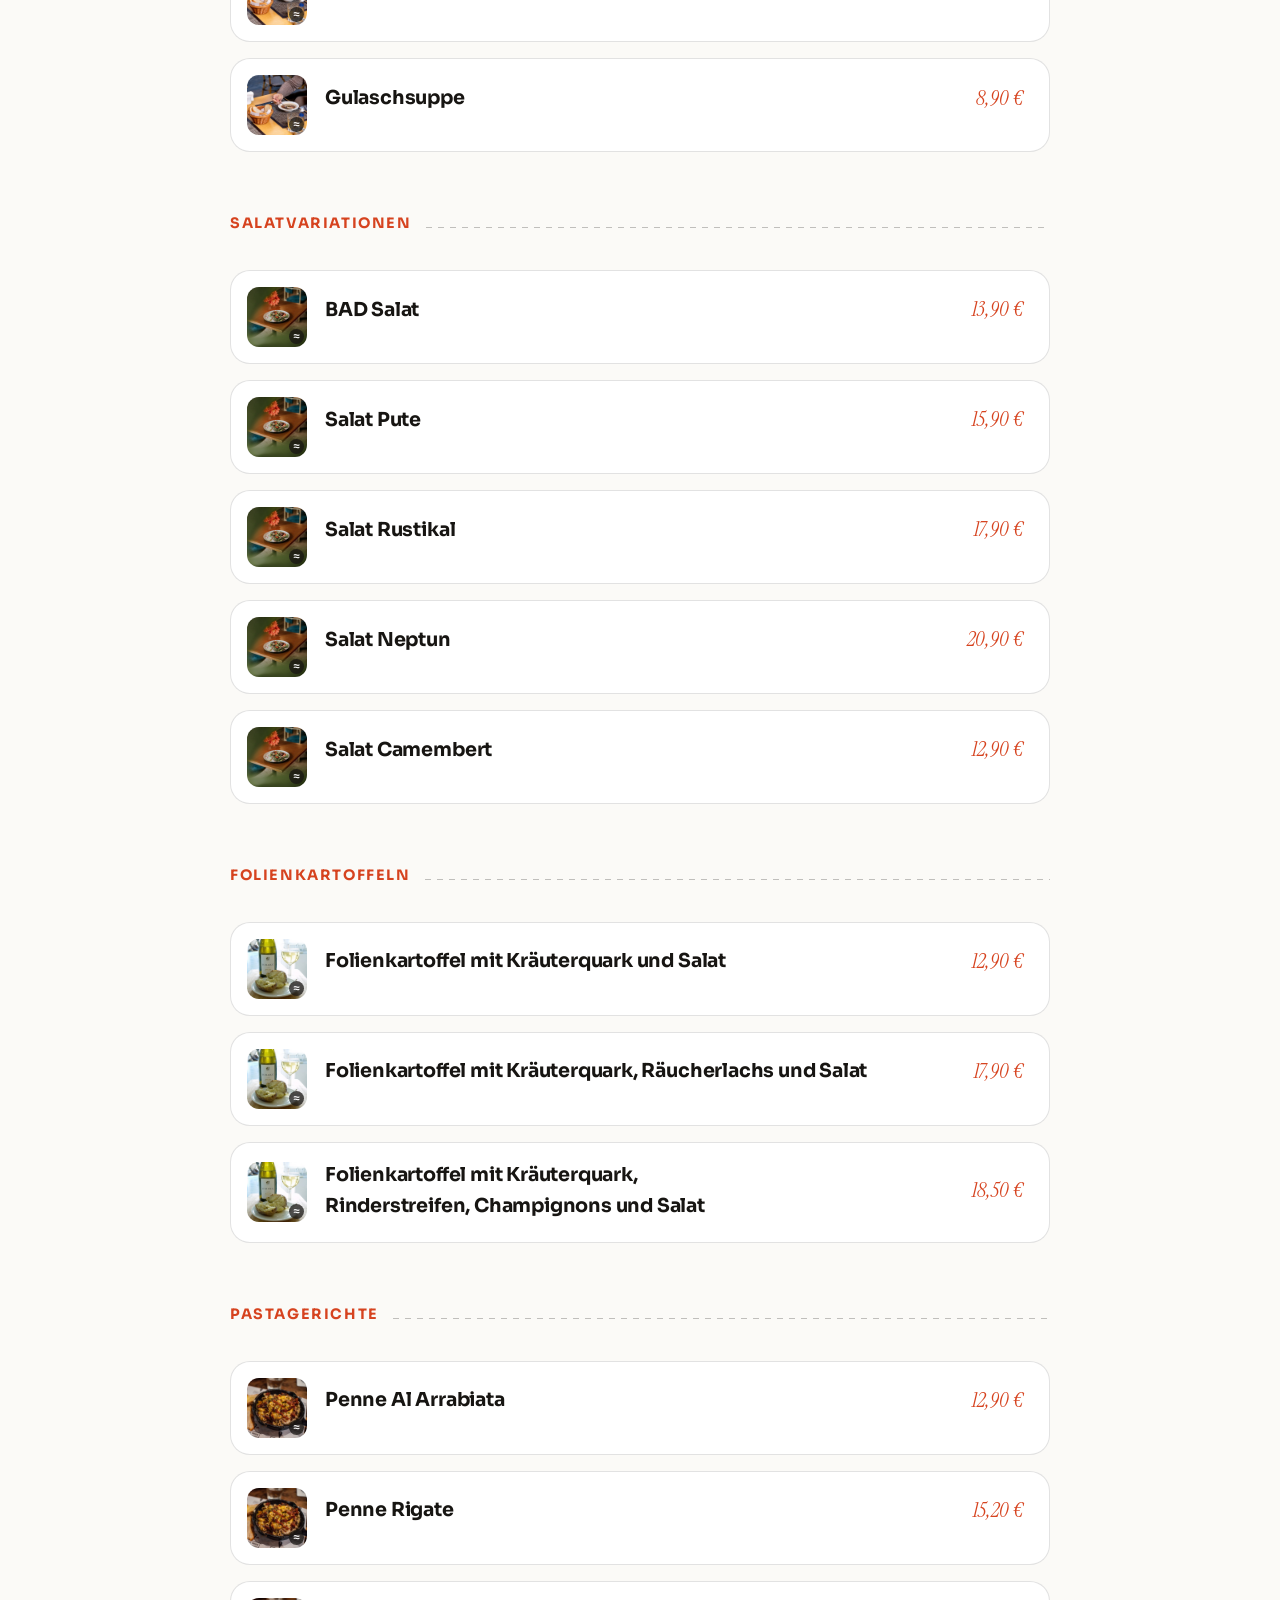
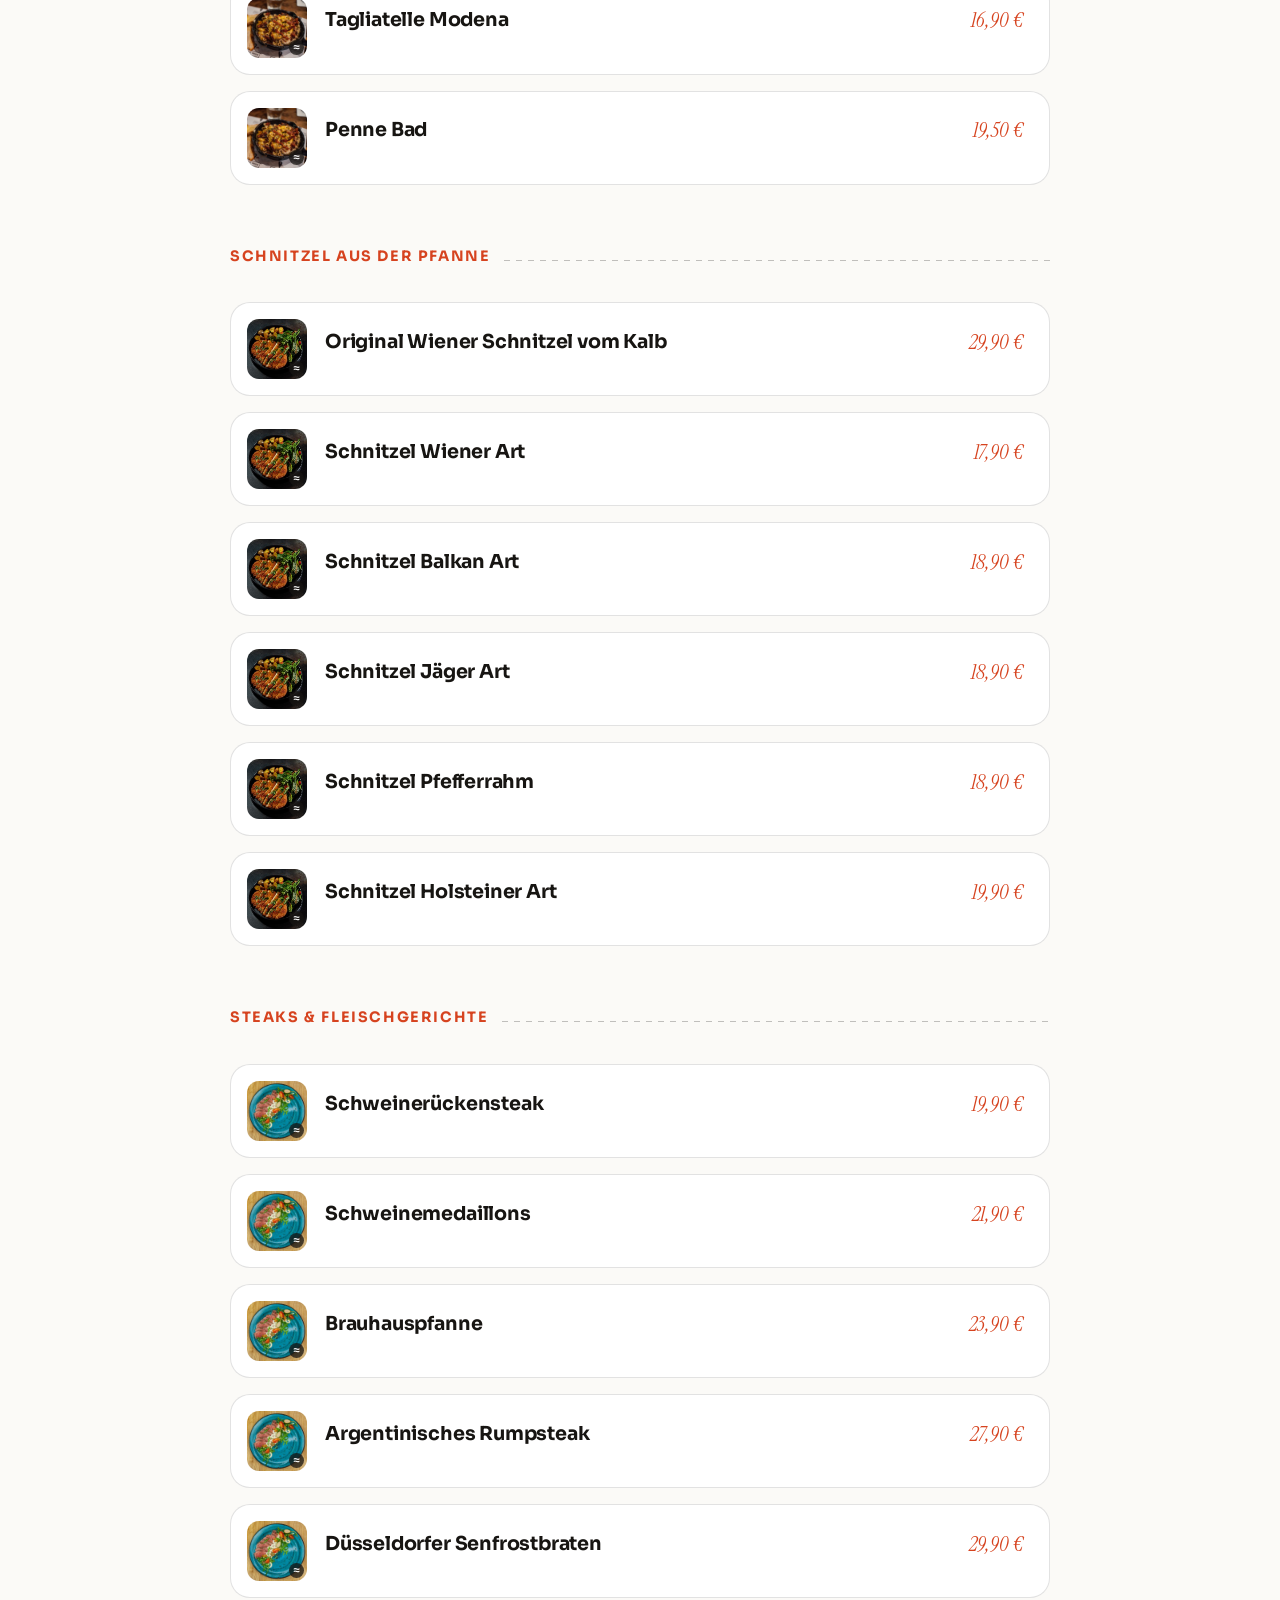
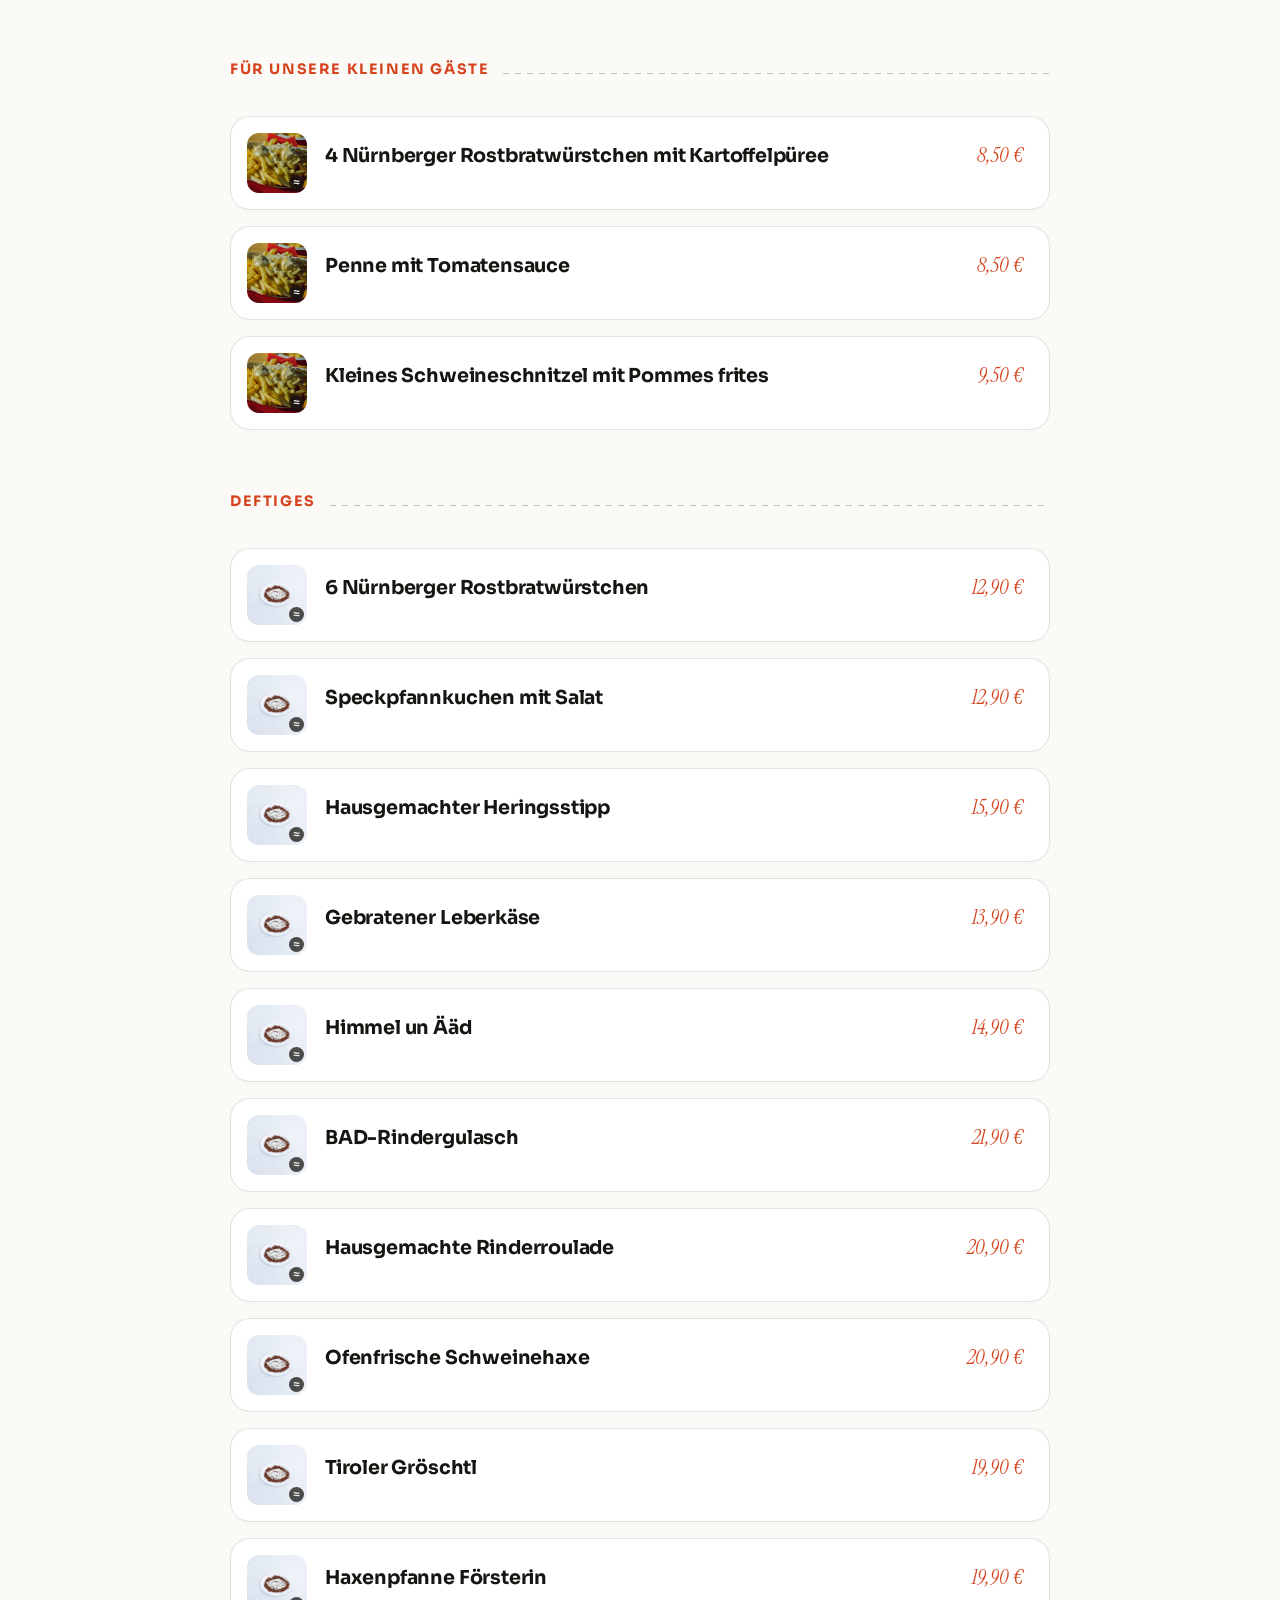
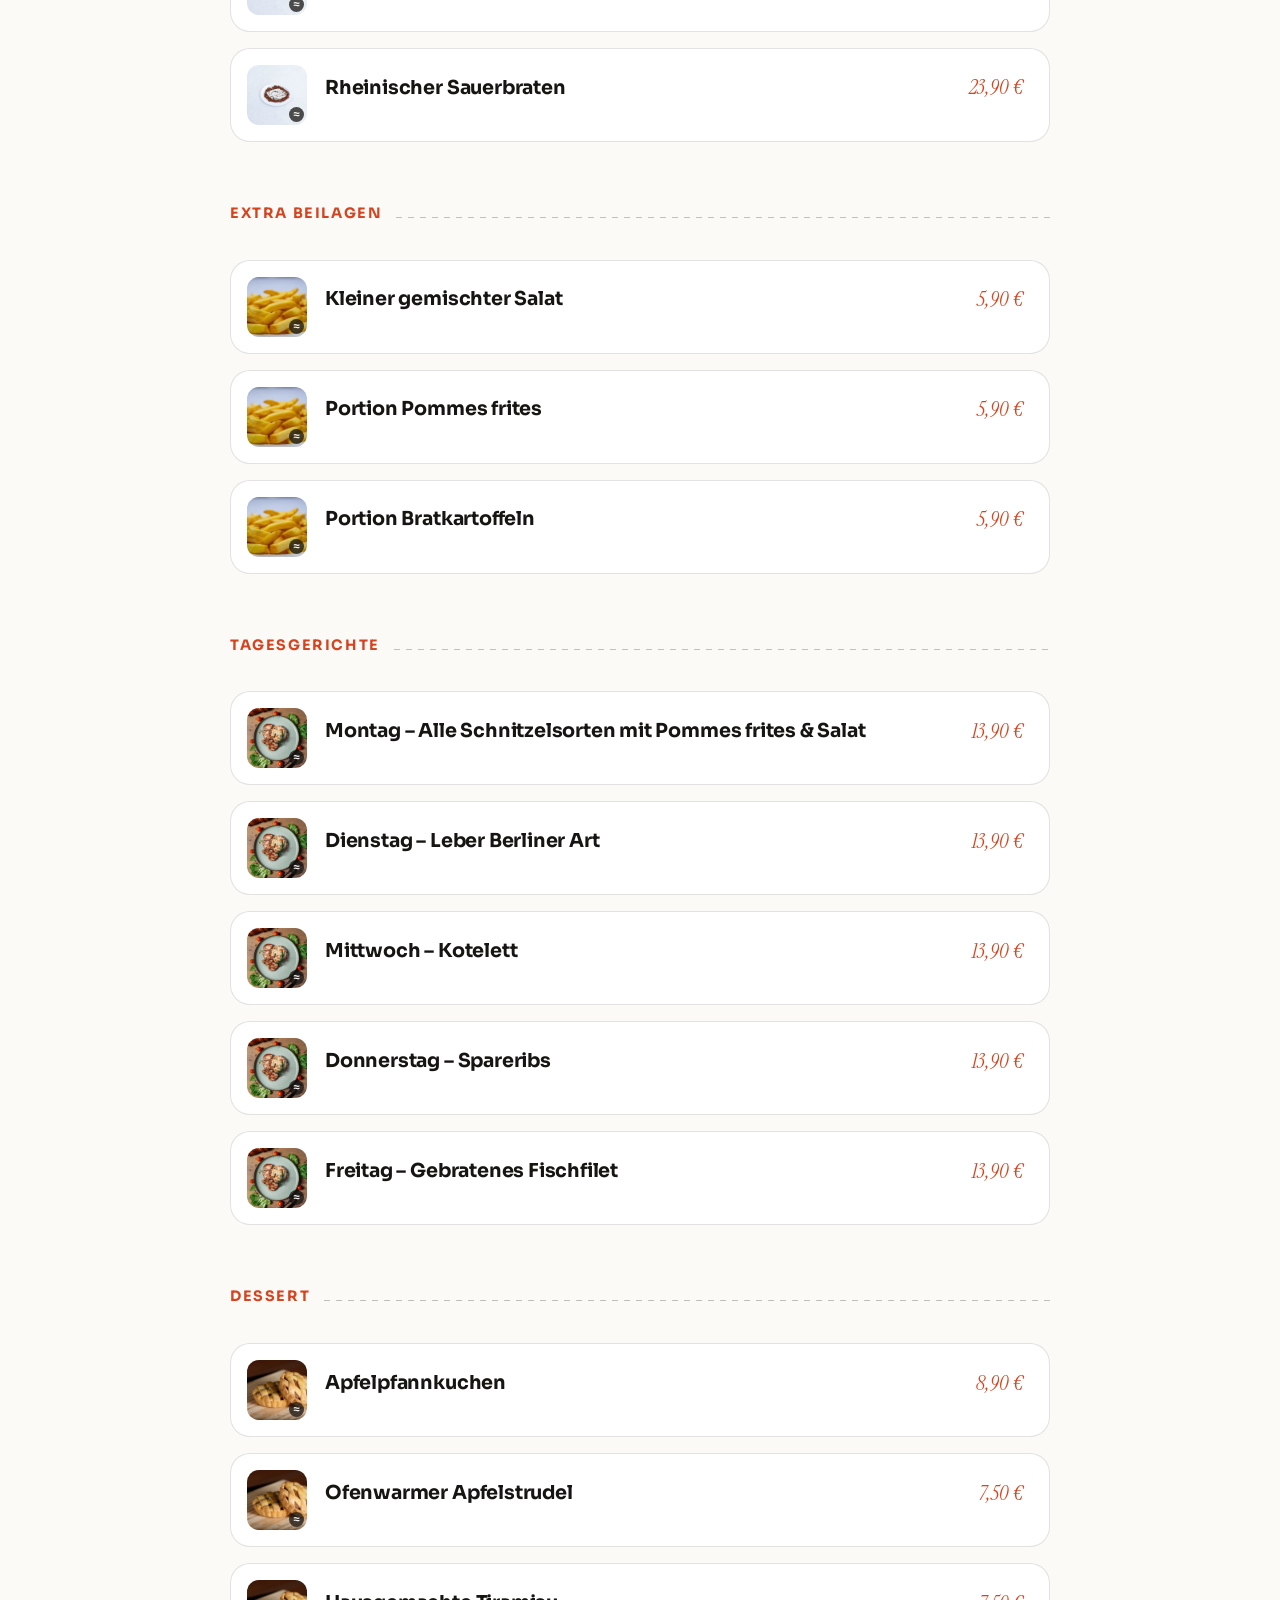
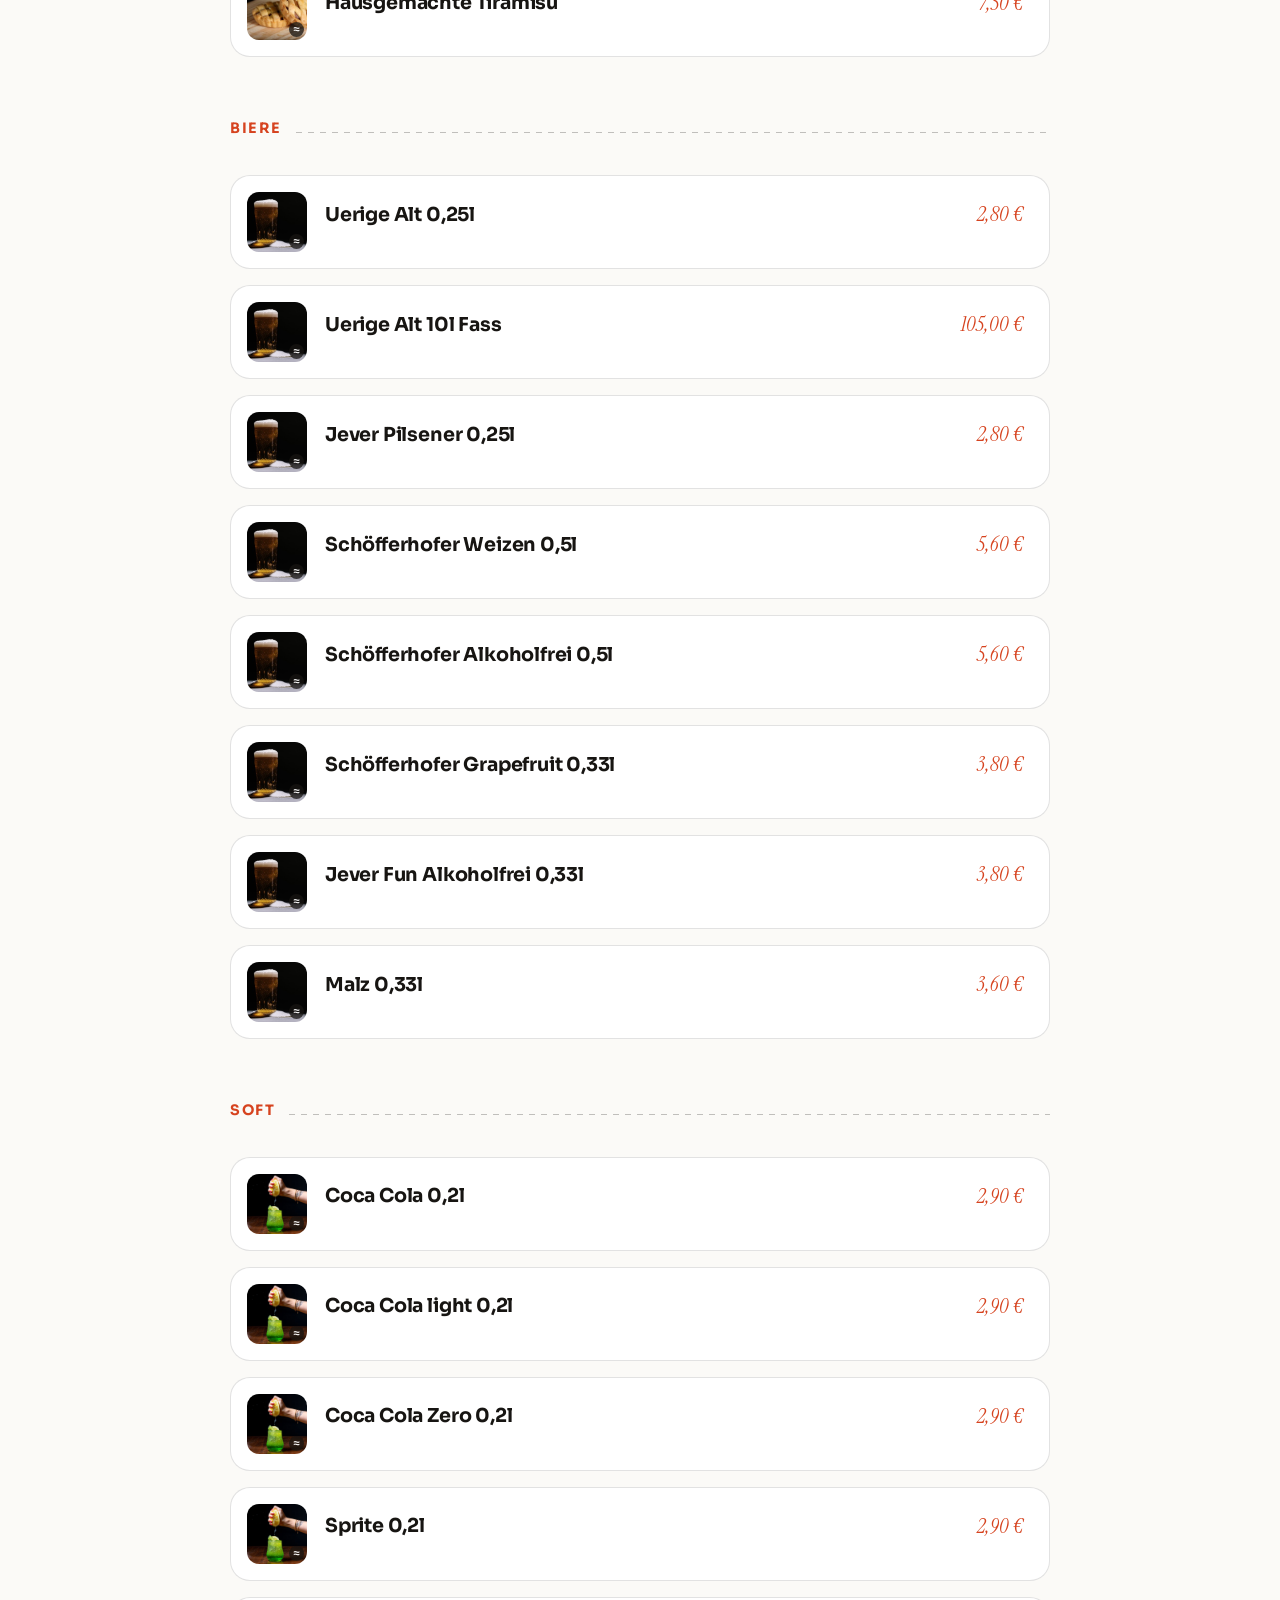
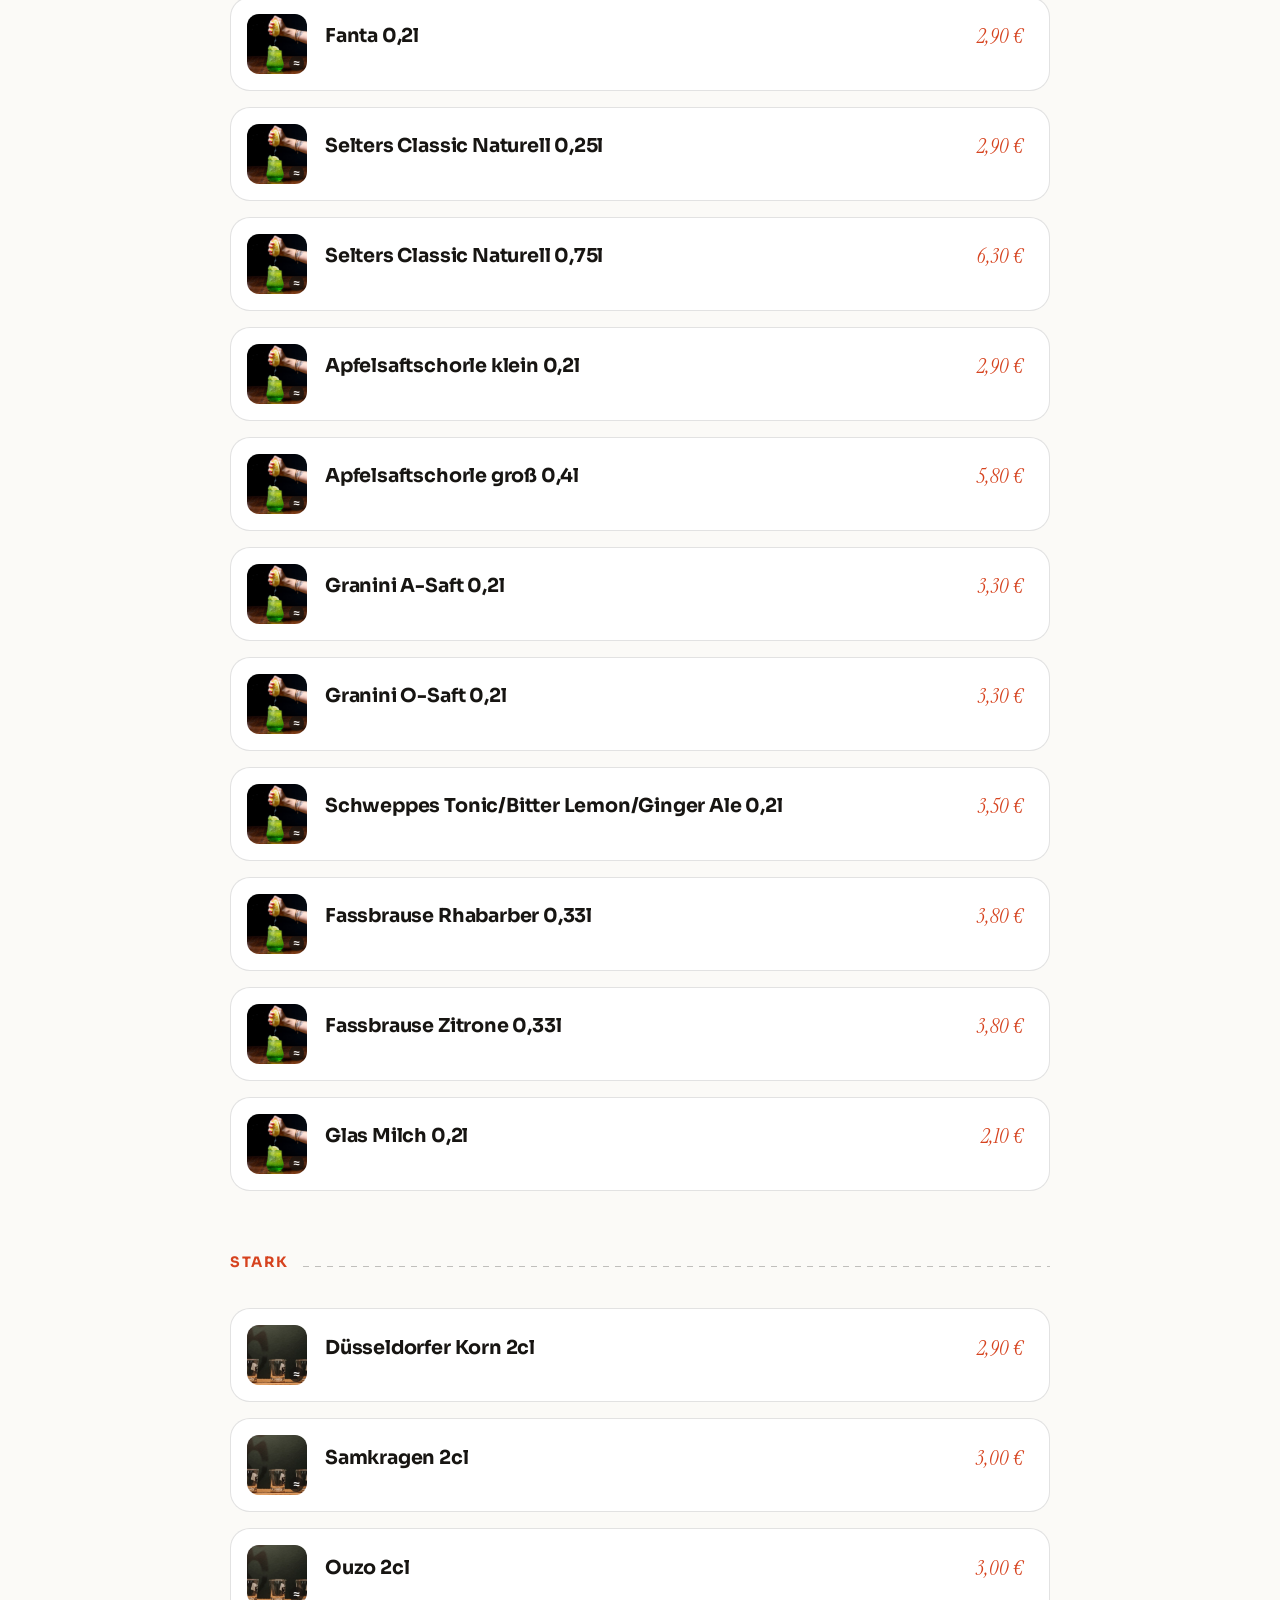
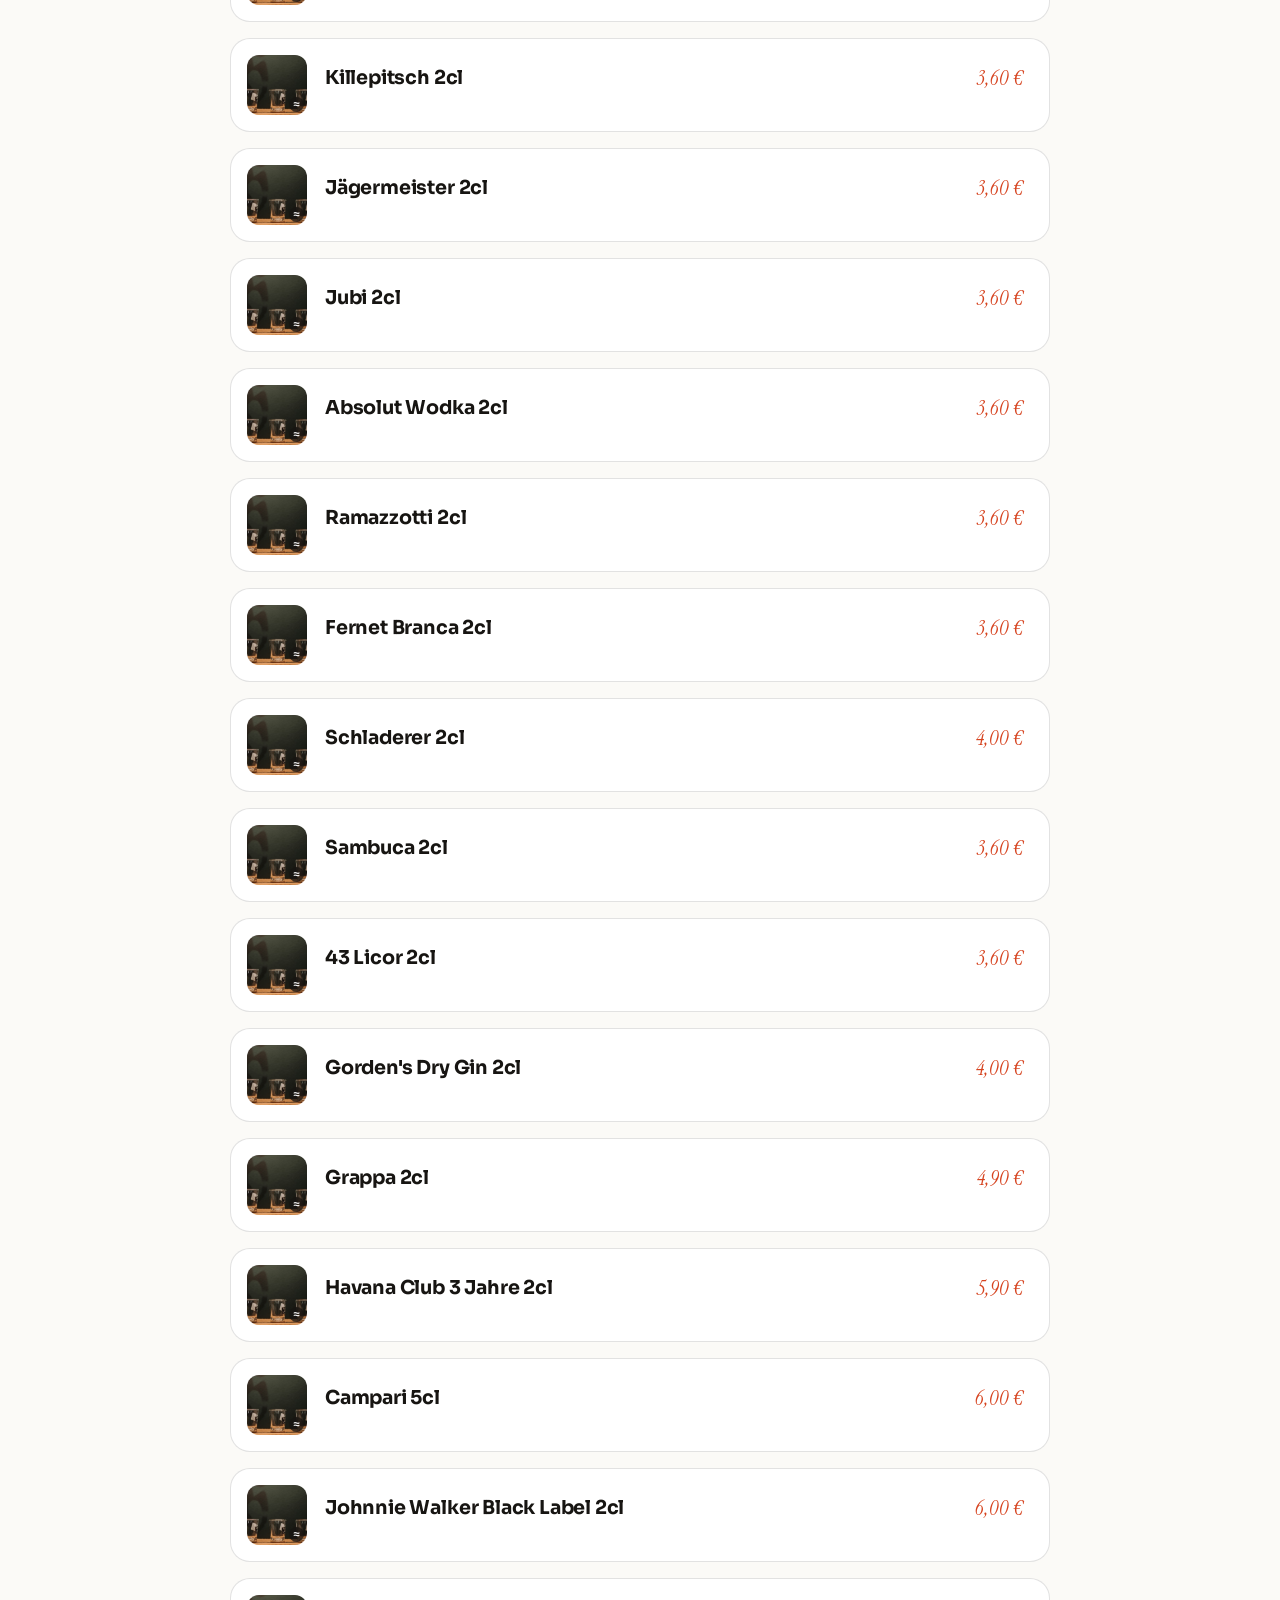
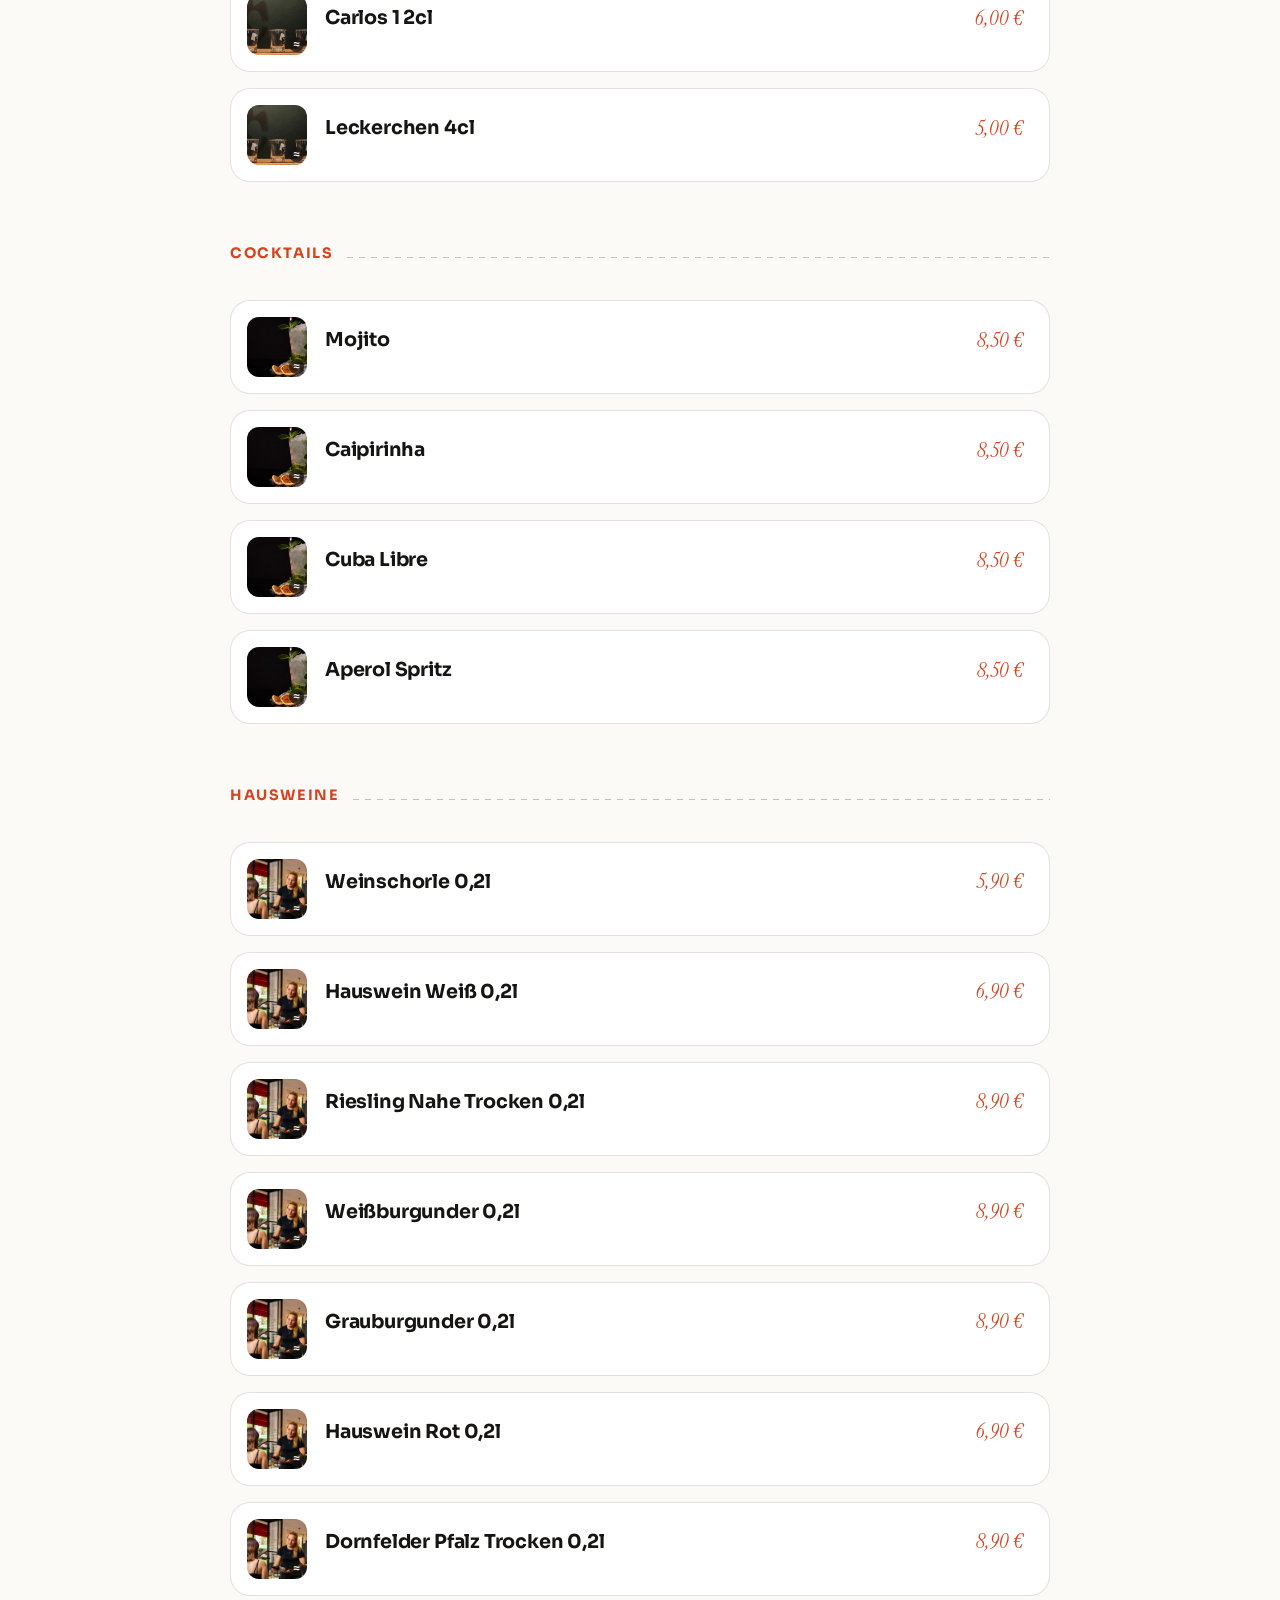
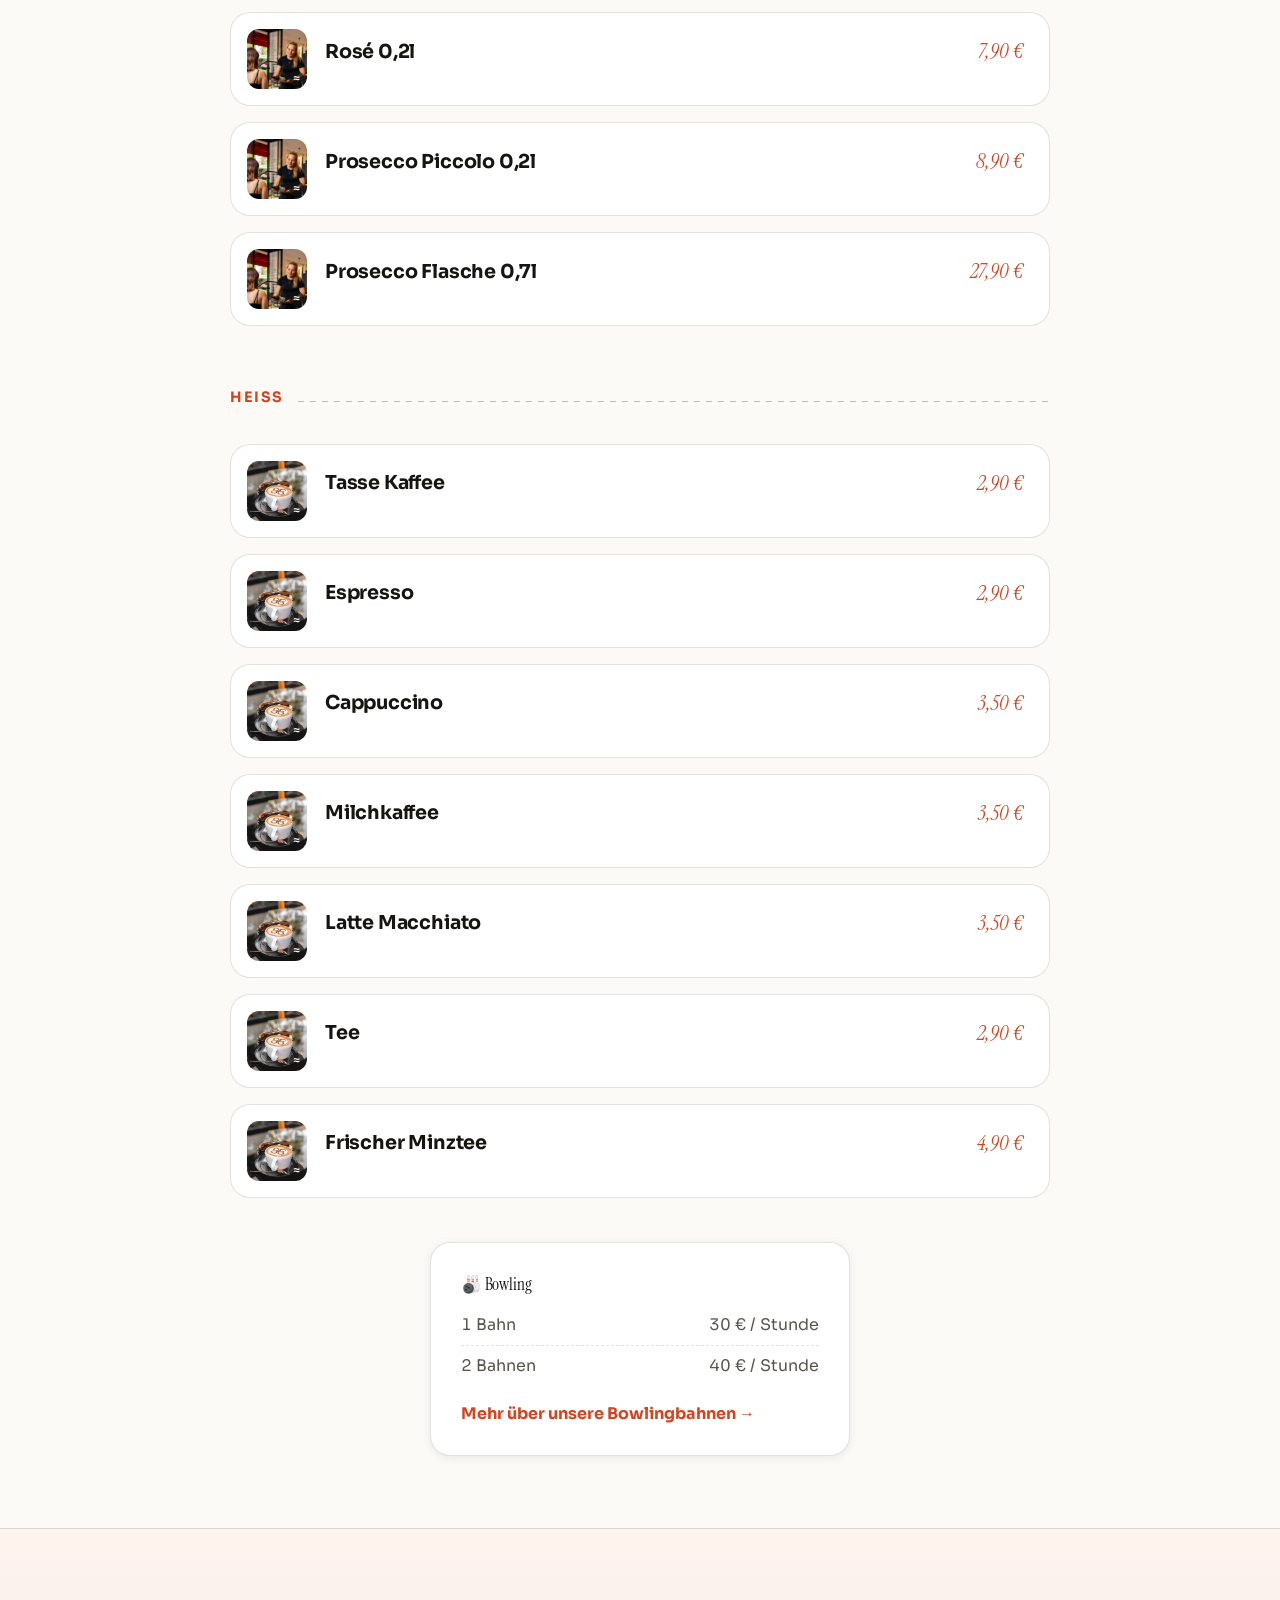
<file: speisekarte.html>
<!DOCTYPE html>
<html lang="de">
<head>
<meta charset="UTF-8">
<meta name="viewport" content="width=device-width, initial-scale=1.0">
<title>Speisekarte — Brauhaus Am Dreieck</title>
<meta name="description" content="Die vollständige Speisekarte des Brauhaus Am Dreieck: rheinische Klassiker, Vorspeisen, Vegetarisches und Getränke.">
<link rel="preconnect" href="https://fonts.googleapis.com">
<link href="https://fonts.googleapis.com/css2?family=Instrument+Serif:ital@0;1&family=Sora:wght@400;500;600;700;800&display=swap" rel="stylesheet">
<link rel="stylesheet" href="style.css">
</head>
<body>
<a class="skip-link" href="#main">Zum Inhalt springen</a>

<div class="cookie-banner" id="cookie-banner" hidden role="dialog" aria-label="Cookie-Hinweis">
  <p>Diese Demo-Website speichert nur technisch Notwendiges (z.&nbsp;B. Ihren Warenkorb) im Session Storage Ihres Browsers &mdash; keine Analyse- oder Marketing-Cookies. <a href="datenschutz.html">Mehr erfahren</a></p>
  <div class="cookie-banner-actions">
    <button type="button" class="btn btn-line cookie-decline-btn" id="cookie-decline">Ablehnen</button>
    <button type="button" class="btn btn-solid cookie-accept-btn" id="cookie-accept">Akzeptieren</button>
  </div>
</div>

<button type="button" class="order-badge" id="order-badge" hidden aria-haspopup="dialog">
  <span class="order-badge-icon" aria-hidden="true">
    <svg viewBox="0 0 24 24" fill="none" stroke="currentColor" stroke-width="1.8" stroke-linecap="round" stroke-linejoin="round"><path d="M3 4h2l2.4 12.4a2 2 0 0 0 2 1.6h8.2a2 2 0 0 0 2-1.6L21 8H6"/><circle cx="9" cy="20" r="1"/><circle cx="18" cy="20" r="1"/></svg>
    <span class="order-badge-count" id="order-badge-count" hidden>0</span>
  </span>
  <span class="order-badge-text">
    <span class="order-badge-label" id="order-badge-label">Ihre Bestellung</span>
    <span class="order-badge-number" id="order-badge-number"></span>
  </span>
</button>

<div class="cart-scrim" id="cart-scrim" hidden></div>
<div class="cart-panel" id="cart-panel" hidden role="dialog" aria-modal="true" aria-labelledby="cart-panel-title">
  <div class="cart-panel-handle"></div>
  <div class="cart-panel-header">
    <h2 id="cart-panel-title">Ihre Bestellung</h2>
    <button type="button" class="cart-close" id="cart-close" aria-label="Schließen">&times;</button>
  </div>
  <div class="cart-panel-body">
    <ul class="cart-items" id="cart-items"></ul>
    <p class="cart-empty" id="cart-empty" hidden>Ihr Warenkorb ist noch leer &mdash; f&uuml;gen Sie Gerichte aus der Speisekarte hinzu.</p>
    <div class="cart-confirm" id="cart-confirm" hidden></div>
  </div>
  <div class="cart-panel-footer" id="cart-footer">
    <div class="cart-total"><span>Gesamt</span><strong id="cart-total-amount">0,00 &euro;</strong></div>
    <button type="button" class="btn btn-solid cart-checkout" id="cart-checkout" disabled>Bestellung aufgeben</button>
  </div>
</div>

<header class="site-header">
  <div class="nav-inner">
    <a class="brand" href="index.html">
      <svg width="24" height="24" viewBox="0 0 100 100" aria-hidden="true">
        <defs>
          <linearGradient id="brandBadgeGrad" x1="0%" y1="0%" x2="100%" y2="100%">
            <stop offset="0%" stop-color="#ff6b45"/>
            <stop offset="100%" stop-color="#b33517"/>
          </linearGradient>
          <path id="brandArcTop" d="M 12,54 A 38,38 0 1 1 88,54" fill="none"/>
          <path id="brandArcBottom" d="M 12,50 A 38,38 0 1 0 88,50" fill="none"/>
        </defs>
        <circle cx="50" cy="50" r="46" fill="url(#brandBadgeGrad)" stroke="#0e9f5f" stroke-width="2.5"/>
        <circle cx="50" cy="50" r="40" fill="none" stroke="#fbfaf7" stroke-width="1" opacity="0.5"/>
        <text font-family="Sora, sans-serif" font-weight="800" font-size="8.4" letter-spacing="1.5" fill="#fbfaf7"><textPath href="#brandArcTop" startOffset="50%" text-anchor="middle">BRAUHAUS</textPath></text>
        <text font-family="Sora, sans-serif" font-weight="800" font-size="7.6" letter-spacing="1.2" fill="#fbfaf7"><textPath href="#brandArcBottom" startOffset="50%" text-anchor="middle">AM DREIECK</textPath></text>
        <text x="50" y="57" font-family="Sora, sans-serif" font-weight="800" font-size="22" fill="#fbfaf7" text-anchor="middle">BAD</text>
      </svg>
      Brauhaus <span class="brand-mark">Am Dreieck</span>
    </a>
    <nav class="main-nav" aria-label="Hauptnavigation">
      <ul>
        <li><a href="index.html">Start</a></li>
        <li><a href="speisekarte.html" aria-current="page">Speisekarte</a></li>
        <li><a href="bowling.html">Bowling</a></li>
        <li><a href="galerie.html">Galerie</a></li>
        <li><a href="bewertungen.html">Bewertungen</a></li>
        <li><a href="kontakt.html">Kontakt</a></li>
      </ul>
      <a class="nav-cta" href="reservierung.html">Tisch reservieren</a>
    </nav>
    <button class="nav-toggle" aria-expanded="false" aria-label="Menü öffnen">☰</button>
  </div>
</header>

<main id="main">
  <section class="page-hero">
    <div class="container-narrow" style="text-align:center;">
      <div class="eyebrow" style="justify-content:center;">Rheinisch &amp; deftig</div>
      <h1>Die Speisekarte</h1>
      <p class="lead" style="margin:0 auto;">
        Alle Preise inklusive Mehrwertsteuer. Bei Allergien und Unverträglichkeiten
        sprechen Sie gerne unser Personal an.
      </p>
    </div>
  </section>

  <section class="block" style="padding-top:20px;">
    <div class="container">
      <div class="menu-grid reveal-stagger">

        <div class="menu-category-heading"><h3>Bierhappen</h3><div class="rule"></div></div>

        <div class="menu-item reveal" data-dish-name="Mett und Zwiebeln">
          <div class="menu-thumb-wrap approx" title="Symbolfoto – entspricht nicht exakt dem servierten Gericht"><img src="assets/thumbs/halver_hahn.jpg" alt="Symbolfoto: Bierhappen" loading="lazy"></div>
          <h4>Mett und Zwiebeln</h4>
          <div class="price">4,90 &euro;</div>
          <p></p>
        </div>
        <div class="menu-item reveal" data-dish-name="Käse">
          <div class="menu-thumb-wrap approx" title="Symbolfoto – entspricht nicht exakt dem servierten Gericht"><img src="assets/thumbs/halver_hahn.jpg" alt="Symbolfoto: Bierhappen" loading="lazy"></div>
          <h4>Käse</h4>
          <div class="price">4,90 &euro;</div>
          <p></p>
        </div>
        <div class="menu-item reveal" data-dish-name="Kochschinken">
          <div class="menu-thumb-wrap approx" title="Symbolfoto – entspricht nicht exakt dem servierten Gericht"><img src="assets/thumbs/halver_hahn.jpg" alt="Symbolfoto: Bierhappen" loading="lazy"></div>
          <h4>Kochschinken</h4>
          <div class="price">4,90 &euro;</div>
          <p></p>
        </div>
        <div class="menu-item reveal" data-dish-name="Rohem Schinken">
          <div class="menu-thumb-wrap approx" title="Symbolfoto – entspricht nicht exakt dem servierten Gericht"><img src="assets/thumbs/halver_hahn.jpg" alt="Symbolfoto: Bierhappen" loading="lazy"></div>
          <h4>Rohem Schinken</h4>
          <div class="price">4,90 &euro;</div>
          <p></p>
        </div>
        <div class="menu-item reveal" data-dish-name="Leberwurst">
          <div class="menu-thumb-wrap approx" title="Symbolfoto – entspricht nicht exakt dem servierten Gericht"><img src="assets/thumbs/halver_hahn.jpg" alt="Symbolfoto: Bierhappen" loading="lazy"></div>
          <h4>Leberwurst</h4>
          <div class="price">4,90 &euro;</div>
          <p></p>
        </div>
        <div class="menu-item reveal" data-dish-name="Hausgemachte Frikadelle mit ABB Senf">
          <div class="menu-thumb-wrap approx" title="Symbolfoto – entspricht nicht exakt dem servierten Gericht"><img src="assets/thumbs/halver_hahn.jpg" alt="Symbolfoto: Bierhappen" loading="lazy"></div>
          <h4>Hausgemachte Frikadelle mit ABB Senf</h4>
          <div class="price">4,90 &euro;</div>
          <p></p>
        </div>
        <div class="menu-item reveal" data-dish-name="Düsseldorfer Flönz">
          <div class="menu-thumb-wrap approx" title="Symbolfoto – entspricht nicht exakt dem servierten Gericht"><img src="assets/thumbs/halver_hahn.jpg" alt="Symbolfoto: Bierhappen" loading="lazy"></div>
          <h4>Düsseldorfer Flönz</h4>
          <div class="price">8,20 &euro;</div>
          <p></p>
        </div>
        <div class="menu-item reveal" data-dish-name="Schmausplatte">
          <div class="menu-thumb-wrap approx" title="Symbolfoto – entspricht nicht exakt dem servierten Gericht"><img src="assets/thumbs/halver_hahn.jpg" alt="Symbolfoto: Bierhappen" loading="lazy"></div>
          <h4>Schmausplatte</h4>
          <div class="price">17,90 &euro;</div>
          <p></p>
        </div>

        <div class="menu-category-heading"><h3>Suppen</h3><div class="rule"></div></div>

        <div class="menu-item reveal" data-dish-name="Deftige Kartoffelsuppe">
          <div class="menu-thumb-wrap approx" title="Symbolfoto – entspricht nicht exakt dem servierten Gericht"><img src="assets/thumbs/gulaschsuppe.jpg" alt="Symbolfoto: Suppe" loading="lazy"></div>
          <h4>Deftige Kartoffelsuppe</h4>
          <div class="price">6,90 &euro;</div>
          <p></p>
        </div>
        <div class="menu-item reveal" data-dish-name="Tomatensuppe">
          <div class="menu-thumb-wrap approx" title="Symbolfoto – entspricht nicht exakt dem servierten Gericht"><img src="assets/thumbs/gulaschsuppe.jpg" alt="Symbolfoto: Suppe" loading="lazy"></div>
          <h4>Tomatensuppe</h4>
          <div class="price">6,90 &euro;</div>
          <p></p>
        </div>
        <div class="menu-item reveal" data-dish-name="Gulaschsuppe">
          <div class="menu-thumb-wrap approx" title="Symbolfoto – entspricht nicht exakt dem servierten Gericht"><img src="assets/thumbs/gulaschsuppe.jpg" alt="Symbolfoto: Suppe" loading="lazy"></div>
          <h4>Gulaschsuppe</h4>
          <div class="price">8,90 &euro;</div>
          <p></p>
        </div>

        <div class="menu-category-heading"><h3>Salatvariationen</h3><div class="rule"></div></div>

        <div class="menu-item reveal" data-dish-name="BAD Salat">
          <div class="menu-thumb-wrap approx" title="Symbolfoto – entspricht nicht exakt dem servierten Gericht"><img src="assets/thumbs/blattsalat.jpg" alt="Symbolfoto: Salat" loading="lazy"></div>
          <h4>BAD Salat</h4>
          <div class="price">13,90 &euro;</div>
          <p></p>
        </div>
        <div class="menu-item reveal" data-dish-name="Salat Pute">
          <div class="menu-thumb-wrap approx" title="Symbolfoto – entspricht nicht exakt dem servierten Gericht"><img src="assets/thumbs/blattsalat.jpg" alt="Symbolfoto: Salat" loading="lazy"></div>
          <h4>Salat Pute</h4>
          <div class="price">15,90 &euro;</div>
          <p></p>
        </div>
        <div class="menu-item reveal" data-dish-name="Salat Rustikal">
          <div class="menu-thumb-wrap approx" title="Symbolfoto – entspricht nicht exakt dem servierten Gericht"><img src="assets/thumbs/blattsalat.jpg" alt="Symbolfoto: Salat" loading="lazy"></div>
          <h4>Salat Rustikal</h4>
          <div class="price">17,90 &euro;</div>
          <p></p>
        </div>
        <div class="menu-item reveal" data-dish-name="Salat Neptun">
          <div class="menu-thumb-wrap approx" title="Symbolfoto – entspricht nicht exakt dem servierten Gericht"><img src="assets/thumbs/blattsalat.jpg" alt="Symbolfoto: Salat" loading="lazy"></div>
          <h4>Salat Neptun</h4>
          <div class="price">20,90 &euro;</div>
          <p></p>
        </div>
        <div class="menu-item reveal" data-dish-name="Salat Camembert">
          <div class="menu-thumb-wrap approx" title="Symbolfoto – entspricht nicht exakt dem servierten Gericht"><img src="assets/thumbs/blattsalat.jpg" alt="Symbolfoto: Salat" loading="lazy"></div>
          <h4>Salat Camembert</h4>
          <div class="price">12,90 &euro;</div>
          <p></p>
        </div>

        <div class="menu-category-heading"><h3>Folienkartoffeln</h3><div class="rule"></div></div>

        <div class="menu-item reveal" data-dish-name="Folienkartoffel mit Kräuterquark und Salat">
          <div class="menu-thumb-wrap approx" title="Symbolfoto – entspricht nicht exakt dem servierten Gericht"><img src="assets/thumbs/folienkartoffel.jpg" alt="Symbolfoto: Folienkartoffel" loading="lazy"></div>
          <h4>Folienkartoffel mit Kräuterquark und Salat</h4>
          <div class="price">12,90 &euro;</div>
          <p></p>
        </div>
        <div class="menu-item reveal" data-dish-name="Folienkartoffel mit Kräuterquark, Räucherlachs und Salat">
          <div class="menu-thumb-wrap approx" title="Symbolfoto – entspricht nicht exakt dem servierten Gericht"><img src="assets/thumbs/folienkartoffel.jpg" alt="Symbolfoto: Folienkartoffel" loading="lazy"></div>
          <h4>Folienkartoffel mit Kräuterquark, Räucherlachs und Salat</h4>
          <div class="price">17,90 &euro;</div>
          <p></p>
        </div>
        <div class="menu-item reveal" data-dish-name="Folienkartoffel mit Kräuterquark, Rinderstreifen, Champignons und Salat">
          <div class="menu-thumb-wrap approx" title="Symbolfoto – entspricht nicht exakt dem servierten Gericht"><img src="assets/thumbs/folienkartoffel.jpg" alt="Symbolfoto: Folienkartoffel" loading="lazy"></div>
          <h4>Folienkartoffel mit Kräuterquark, Rinderstreifen, Champignons und Salat</h4>
          <div class="price">18,50 &euro;</div>
          <p></p>
        </div>

        <div class="menu-category-heading"><h3>Pastagerichte</h3><div class="rule"></div></div>

        <div class="menu-item reveal" data-dish-name="Penne Al Arrabiata">
          <div class="menu-thumb-wrap approx" title="Symbolfoto – entspricht nicht exakt dem servierten Gericht"><img src="assets/thumbs/kaesespaetzle.jpg" alt="Symbolfoto: Pasta" loading="lazy"></div>
          <h4>Penne Al Arrabiata</h4>
          <div class="price">12,90 &euro;</div>
          <p></p>
        </div>
        <div class="menu-item reveal" data-dish-name="Penne Rigate">
          <div class="menu-thumb-wrap approx" title="Symbolfoto – entspricht nicht exakt dem servierten Gericht"><img src="assets/thumbs/kaesespaetzle.jpg" alt="Symbolfoto: Pasta" loading="lazy"></div>
          <h4>Penne Rigate</h4>
          <div class="price">15,20 &euro;</div>
          <p></p>
        </div>
        <div class="menu-item reveal" data-dish-name="Tagliatelle Modena">
          <div class="menu-thumb-wrap approx" title="Symbolfoto – entspricht nicht exakt dem servierten Gericht"><img src="assets/thumbs/kaesespaetzle.jpg" alt="Symbolfoto: Pasta" loading="lazy"></div>
          <h4>Tagliatelle Modena</h4>
          <div class="price">16,90 &euro;</div>
          <p></p>
        </div>
        <div class="menu-item reveal" data-dish-name="Penne Bad">
          <div class="menu-thumb-wrap approx" title="Symbolfoto – entspricht nicht exakt dem servierten Gericht"><img src="assets/thumbs/kaesespaetzle.jpg" alt="Symbolfoto: Pasta" loading="lazy"></div>
          <h4>Penne Bad</h4>
          <div class="price">19,50 &euro;</div>
          <p></p>
        </div>

        <div class="menu-category-heading"><h3>Schnitzel aus der Pfanne</h3><div class="rule"></div></div>

        <div class="menu-item reveal" data-dish-name="Original Wiener Schnitzel vom Kalb">
          <div class="menu-thumb-wrap approx" title="Symbolfoto – entspricht nicht exakt dem servierten Gericht"><img src="assets/thumbs/schnitzel.jpg" alt="Symbolfoto: Schnitzel" loading="lazy"></div>
          <h4>Original Wiener Schnitzel vom Kalb</h4>
          <div class="price">29,90 &euro;</div>
          <p></p>
        </div>
        <div class="menu-item reveal" data-dish-name="Schnitzel Wiener Art">
          <div class="menu-thumb-wrap approx" title="Symbolfoto – entspricht nicht exakt dem servierten Gericht"><img src="assets/thumbs/schnitzel.jpg" alt="Symbolfoto: Schnitzel" loading="lazy"></div>
          <h4>Schnitzel Wiener Art</h4>
          <div class="price">17,90 &euro;</div>
          <p></p>
        </div>
        <div class="menu-item reveal" data-dish-name="Schnitzel Balkan Art">
          <div class="menu-thumb-wrap approx" title="Symbolfoto – entspricht nicht exakt dem servierten Gericht"><img src="assets/thumbs/schnitzel.jpg" alt="Symbolfoto: Schnitzel" loading="lazy"></div>
          <h4>Schnitzel Balkan Art</h4>
          <div class="price">18,90 &euro;</div>
          <p></p>
        </div>
        <div class="menu-item reveal" data-dish-name="Schnitzel Jäger Art">
          <div class="menu-thumb-wrap approx" title="Symbolfoto – entspricht nicht exakt dem servierten Gericht"><img src="assets/thumbs/schnitzel.jpg" alt="Symbolfoto: Schnitzel" loading="lazy"></div>
          <h4>Schnitzel Jäger Art</h4>
          <div class="price">18,90 &euro;</div>
          <p></p>
        </div>
        <div class="menu-item reveal" data-dish-name="Schnitzel Pfefferrahm">
          <div class="menu-thumb-wrap approx" title="Symbolfoto – entspricht nicht exakt dem servierten Gericht"><img src="assets/thumbs/schnitzel.jpg" alt="Symbolfoto: Schnitzel" loading="lazy"></div>
          <h4>Schnitzel Pfefferrahm</h4>
          <div class="price">18,90 &euro;</div>
          <p></p>
        </div>
        <div class="menu-item reveal" data-dish-name="Schnitzel Holsteiner Art">
          <div class="menu-thumb-wrap approx" title="Symbolfoto – entspricht nicht exakt dem servierten Gericht"><img src="assets/thumbs/schnitzel.jpg" alt="Symbolfoto: Schnitzel" loading="lazy"></div>
          <h4>Schnitzel Holsteiner Art</h4>
          <div class="price">19,90 &euro;</div>
          <p></p>
        </div>

        <div class="menu-category-heading"><h3>Steaks &amp; Fleischgerichte</h3><div class="rule"></div></div>

        <div class="menu-item reveal" data-dish-name="Schweinerückensteak">
          <div class="menu-thumb-wrap approx" title="Symbolfoto – entspricht nicht exakt dem servierten Gericht"><img src="assets/thumbs/kotelett.jpg" alt="Symbolfoto: Steak" loading="lazy"></div>
          <h4>Schweinerückensteak</h4>
          <div class="price">19,90 &euro;</div>
          <p></p>
        </div>
        <div class="menu-item reveal" data-dish-name="Schweinemedaillons">
          <div class="menu-thumb-wrap approx" title="Symbolfoto – entspricht nicht exakt dem servierten Gericht"><img src="assets/thumbs/kotelett.jpg" alt="Symbolfoto: Steak" loading="lazy"></div>
          <h4>Schweinemedaillons</h4>
          <div class="price">21,90 &euro;</div>
          <p></p>
        </div>
        <div class="menu-item reveal" data-dish-name="Brauhauspfanne">
          <div class="menu-thumb-wrap approx" title="Symbolfoto – entspricht nicht exakt dem servierten Gericht"><img src="assets/thumbs/kotelett.jpg" alt="Symbolfoto: Steak" loading="lazy"></div>
          <h4>Brauhauspfanne</h4>
          <div class="price">23,90 &euro;</div>
          <p></p>
        </div>
        <div class="menu-item reveal" data-dish-name="Argentinisches Rumpsteak">
          <div class="menu-thumb-wrap approx" title="Symbolfoto – entspricht nicht exakt dem servierten Gericht"><img src="assets/thumbs/kotelett.jpg" alt="Symbolfoto: Steak" loading="lazy"></div>
          <h4>Argentinisches Rumpsteak</h4>
          <div class="price">27,90 &euro;</div>
          <p></p>
        </div>
        <div class="menu-item reveal" data-dish-name="Düsseldorfer Senfrostbraten">
          <div class="menu-thumb-wrap approx" title="Symbolfoto – entspricht nicht exakt dem servierten Gericht"><img src="assets/thumbs/kotelett.jpg" alt="Symbolfoto: Steak" loading="lazy"></div>
          <h4>Düsseldorfer Senfrostbraten</h4>
          <div class="price">29,90 &euro;</div>
          <p></p>
        </div>

        <div class="menu-category-heading"><h3>Für unsere kleinen Gäste</h3><div class="rule"></div></div>

        <div class="menu-item reveal" data-dish-name="4 Nürnberger Rostbratwürstchen mit Kartoffelpüree">
          <div class="menu-thumb-wrap approx" title="Symbolfoto – entspricht nicht exakt dem servierten Gericht"><img src="assets/thumbs/currywurst.jpg" alt="Symbolfoto: Kindergericht" loading="lazy"></div>
          <h4>4 Nürnberger Rostbratwürstchen mit Kartoffelpüree</h4>
          <div class="price">8,50 &euro;</div>
          <p></p>
        </div>
        <div class="menu-item reveal" data-dish-name="Penne mit Tomatensauce">
          <div class="menu-thumb-wrap approx" title="Symbolfoto – entspricht nicht exakt dem servierten Gericht"><img src="assets/thumbs/currywurst.jpg" alt="Symbolfoto: Kindergericht" loading="lazy"></div>
          <h4>Penne mit Tomatensauce</h4>
          <div class="price">8,50 &euro;</div>
          <p></p>
        </div>
        <div class="menu-item reveal" data-dish-name="Kleines Schweineschnitzel mit Pommes frites">
          <div class="menu-thumb-wrap approx" title="Symbolfoto – entspricht nicht exakt dem servierten Gericht"><img src="assets/thumbs/currywurst.jpg" alt="Symbolfoto: Kindergericht" loading="lazy"></div>
          <h4>Kleines Schweineschnitzel mit Pommes frites</h4>
          <div class="price">9,50 &euro;</div>
          <p></p>
        </div>

        <div class="menu-category-heading"><h3>Deftiges</h3><div class="rule"></div></div>

        <div class="menu-item reveal" data-dish-name="6 Nürnberger Rostbratwürstchen">
          <div class="menu-thumb-wrap approx" title="Symbolfoto – entspricht nicht exakt dem servierten Gericht"><img src="assets/thumbs/sauerbraten.jpg" alt="Symbolfoto: deftiges Gericht" loading="lazy"></div>
          <h4>6 Nürnberger Rostbratwürstchen</h4>
          <div class="price">12,90 &euro;</div>
          <p></p>
        </div>
        <div class="menu-item reveal" data-dish-name="Speckpfannkuchen mit Salat">
          <div class="menu-thumb-wrap approx" title="Symbolfoto – entspricht nicht exakt dem servierten Gericht"><img src="assets/thumbs/sauerbraten.jpg" alt="Symbolfoto: deftiges Gericht" loading="lazy"></div>
          <h4>Speckpfannkuchen mit Salat</h4>
          <div class="price">12,90 &euro;</div>
          <p></p>
        </div>
        <div class="menu-item reveal" data-dish-name="Hausgemachter Heringsstipp">
          <div class="menu-thumb-wrap approx" title="Symbolfoto – entspricht nicht exakt dem servierten Gericht"><img src="assets/thumbs/sauerbraten.jpg" alt="Symbolfoto: deftiges Gericht" loading="lazy"></div>
          <h4>Hausgemachter Heringsstipp</h4>
          <div class="price">15,90 &euro;</div>
          <p></p>
        </div>
        <div class="menu-item reveal" data-dish-name="Gebratener Leberkäse">
          <div class="menu-thumb-wrap approx" title="Symbolfoto – entspricht nicht exakt dem servierten Gericht"><img src="assets/thumbs/sauerbraten.jpg" alt="Symbolfoto: deftiges Gericht" loading="lazy"></div>
          <h4>Gebratener Leberkäse</h4>
          <div class="price">13,90 &euro;</div>
          <p></p>
        </div>
        <div class="menu-item reveal" data-dish-name="Himmel un Ääd">
          <div class="menu-thumb-wrap approx" title="Symbolfoto – entspricht nicht exakt dem servierten Gericht"><img src="assets/thumbs/sauerbraten.jpg" alt="Symbolfoto: deftiges Gericht" loading="lazy"></div>
          <h4>Himmel un Ääd</h4>
          <div class="price">14,90 &euro;</div>
          <p></p>
        </div>
        <div class="menu-item reveal" data-dish-name="BAD-Rindergulasch">
          <div class="menu-thumb-wrap approx" title="Symbolfoto – entspricht nicht exakt dem servierten Gericht"><img src="assets/thumbs/sauerbraten.jpg" alt="Symbolfoto: deftiges Gericht" loading="lazy"></div>
          <h4>BAD-Rindergulasch</h4>
          <div class="price">21,90 &euro;</div>
          <p></p>
        </div>
        <div class="menu-item reveal" data-dish-name="Hausgemachte Rinderroulade">
          <div class="menu-thumb-wrap approx" title="Symbolfoto – entspricht nicht exakt dem servierten Gericht"><img src="assets/thumbs/sauerbraten.jpg" alt="Symbolfoto: deftiges Gericht" loading="lazy"></div>
          <h4>Hausgemachte Rinderroulade</h4>
          <div class="price">20,90 &euro;</div>
          <p></p>
        </div>
        <div class="menu-item reveal" data-dish-name="Ofenfrische Schweinehaxe">
          <div class="menu-thumb-wrap approx" title="Symbolfoto – entspricht nicht exakt dem servierten Gericht"><img src="assets/thumbs/sauerbraten.jpg" alt="Symbolfoto: deftiges Gericht" loading="lazy"></div>
          <h4>Ofenfrische Schweinehaxe</h4>
          <div class="price">20,90 &euro;</div>
          <p></p>
        </div>
        <div class="menu-item reveal" data-dish-name="Tiroler Gröschtl">
          <div class="menu-thumb-wrap approx" title="Symbolfoto – entspricht nicht exakt dem servierten Gericht"><img src="assets/thumbs/sauerbraten.jpg" alt="Symbolfoto: deftiges Gericht" loading="lazy"></div>
          <h4>Tiroler Gröschtl</h4>
          <div class="price">19,90 &euro;</div>
          <p></p>
        </div>
        <div class="menu-item reveal" data-dish-name="Haxenpfanne Försterin">
          <div class="menu-thumb-wrap approx" title="Symbolfoto – entspricht nicht exakt dem servierten Gericht"><img src="assets/thumbs/sauerbraten.jpg" alt="Symbolfoto: deftiges Gericht" loading="lazy"></div>
          <h4>Haxenpfanne Försterin</h4>
          <div class="price">19,90 &euro;</div>
          <p></p>
        </div>
        <div class="menu-item reveal" data-dish-name="Rheinischer Sauerbraten">
          <div class="menu-thumb-wrap approx" title="Symbolfoto – entspricht nicht exakt dem servierten Gericht"><img src="assets/thumbs/sauerbraten.jpg" alt="Symbolfoto: deftiges Gericht" loading="lazy"></div>
          <h4>Rheinischer Sauerbraten</h4>
          <div class="price">23,90 &euro;</div>
          <p></p>
        </div>

        <div class="menu-category-heading"><h3>Extra Beilagen</h3><div class="rule"></div></div>

        <div class="menu-item reveal" data-dish-name="Kleiner gemischter Salat">
          <div class="menu-thumb-wrap approx" title="Symbolfoto – entspricht nicht exakt dem servierten Gericht"><img src="assets/thumbs/pommes.jpg" alt="Symbolfoto: Beilage" loading="lazy"></div>
          <h4>Kleiner gemischter Salat</h4>
          <div class="price">5,90 &euro;</div>
          <p></p>
        </div>
        <div class="menu-item reveal" data-dish-name="Portion Pommes frites">
          <div class="menu-thumb-wrap approx" title="Symbolfoto – entspricht nicht exakt dem servierten Gericht"><img src="assets/thumbs/pommes.jpg" alt="Symbolfoto: Beilage" loading="lazy"></div>
          <h4>Portion Pommes frites</h4>
          <div class="price">5,90 &euro;</div>
          <p></p>
        </div>
        <div class="menu-item reveal" data-dish-name="Portion Bratkartoffeln">
          <div class="menu-thumb-wrap approx" title="Symbolfoto – entspricht nicht exakt dem servierten Gericht"><img src="assets/thumbs/pommes.jpg" alt="Symbolfoto: Beilage" loading="lazy"></div>
          <h4>Portion Bratkartoffeln</h4>
          <div class="price">5,90 &euro;</div>
          <p></p>
        </div>

        <div class="menu-category-heading"><h3>Tagesgerichte</h3><div class="rule"></div></div>

        <div class="menu-item reveal" data-dish-name="Montag – Alle Schnitzelsorten mit Pommes frites & Salat">
          <div class="menu-thumb-wrap approx" title="Symbolfoto – entspricht nicht exakt dem servierten Gericht"><img src="assets/thumbs/kasseler.jpg" alt="Symbolfoto: Tagesgericht" loading="lazy"></div>
          <h4>Montag – Alle Schnitzelsorten mit Pommes frites &amp; Salat</h4>
          <div class="price">13,90 &euro;</div>
          <p></p>
        </div>
        <div class="menu-item reveal" data-dish-name="Dienstag – Leber Berliner Art">
          <div class="menu-thumb-wrap approx" title="Symbolfoto – entspricht nicht exakt dem servierten Gericht"><img src="assets/thumbs/kasseler.jpg" alt="Symbolfoto: Tagesgericht" loading="lazy"></div>
          <h4>Dienstag – Leber Berliner Art</h4>
          <div class="price">13,90 &euro;</div>
          <p></p>
        </div>
        <div class="menu-item reveal" data-dish-name="Mittwoch – Kotelett">
          <div class="menu-thumb-wrap approx" title="Symbolfoto – entspricht nicht exakt dem servierten Gericht"><img src="assets/thumbs/kasseler.jpg" alt="Symbolfoto: Tagesgericht" loading="lazy"></div>
          <h4>Mittwoch – Kotelett</h4>
          <div class="price">13,90 &euro;</div>
          <p></p>
        </div>
        <div class="menu-item reveal" data-dish-name="Donnerstag – Spareribs">
          <div class="menu-thumb-wrap approx" title="Symbolfoto – entspricht nicht exakt dem servierten Gericht"><img src="assets/thumbs/kasseler.jpg" alt="Symbolfoto: Tagesgericht" loading="lazy"></div>
          <h4>Donnerstag – Spareribs</h4>
          <div class="price">13,90 &euro;</div>
          <p></p>
        </div>
        <div class="menu-item reveal" data-dish-name="Freitag – Gebratenes Fischfilet">
          <div class="menu-thumb-wrap approx" title="Symbolfoto – entspricht nicht exakt dem servierten Gericht"><img src="assets/thumbs/kasseler.jpg" alt="Symbolfoto: Tagesgericht" loading="lazy"></div>
          <h4>Freitag – Gebratenes Fischfilet</h4>
          <div class="price">13,90 &euro;</div>
          <p></p>
        </div>

        <div class="menu-category-heading"><h3>Dessert</h3><div class="rule"></div></div>

        <div class="menu-item reveal" data-dish-name="Apfelpfannkuchen">
          <div class="menu-thumb-wrap approx" title="Symbolfoto – entspricht nicht exakt dem servierten Gericht"><img src="assets/thumbs/apfelstrudel.jpg" alt="Symbolfoto: Dessert" loading="lazy"></div>
          <h4>Apfelpfannkuchen</h4>
          <div class="price">8,90 &euro;</div>
          <p></p>
        </div>
        <div class="menu-item reveal" data-dish-name="Ofenwarmer Apfelstrudel">
          <div class="menu-thumb-wrap approx" title="Symbolfoto – entspricht nicht exakt dem servierten Gericht"><img src="assets/thumbs/apfelstrudel.jpg" alt="Symbolfoto: Dessert" loading="lazy"></div>
          <h4>Ofenwarmer Apfelstrudel</h4>
          <div class="price">7,50 &euro;</div>
          <p></p>
        </div>
        <div class="menu-item reveal" data-dish-name="Hausgemachte Tiramisu">
          <div class="menu-thumb-wrap approx" title="Symbolfoto – entspricht nicht exakt dem servierten Gericht"><img src="assets/thumbs/apfelstrudel.jpg" alt="Symbolfoto: Dessert" loading="lazy"></div>
          <h4>Hausgemachte Tiramisu</h4>
          <div class="price">7,50 &euro;</div>
          <p></p>
        </div>

        <div class="menu-category-heading"><h3>Biere</h3><div class="rule"></div></div>

        <div class="menu-item reveal" data-dish-name="Uerige Alt 0,25l">
          <div class="menu-thumb-wrap approx" title="Symbolfoto – entspricht nicht exakt dem servierten Gericht"><img src="assets/thumbs/bier.jpg" alt="Symbolfoto: Bier" loading="lazy"></div>
          <h4>Uerige Alt 0,25l</h4>
          <div class="price">2,80 &euro;</div>
          <p></p>
        </div>
        <div class="menu-item reveal" data-dish-name="Uerige Alt 10l Fass">
          <div class="menu-thumb-wrap approx" title="Symbolfoto – entspricht nicht exakt dem servierten Gericht"><img src="assets/thumbs/bier.jpg" alt="Symbolfoto: Bier" loading="lazy"></div>
          <h4>Uerige Alt 10l Fass</h4>
          <div class="price">105,00 &euro;</div>
          <p></p>
        </div>
        <div class="menu-item reveal" data-dish-name="Jever Pilsener 0,25l">
          <div class="menu-thumb-wrap approx" title="Symbolfoto – entspricht nicht exakt dem servierten Gericht"><img src="assets/thumbs/bier.jpg" alt="Symbolfoto: Bier" loading="lazy"></div>
          <h4>Jever Pilsener 0,25l</h4>
          <div class="price">2,80 &euro;</div>
          <p></p>
        </div>
        <div class="menu-item reveal" data-dish-name="Schöfferhofer Weizen 0,5l">
          <div class="menu-thumb-wrap approx" title="Symbolfoto – entspricht nicht exakt dem servierten Gericht"><img src="assets/thumbs/bier.jpg" alt="Symbolfoto: Bier" loading="lazy"></div>
          <h4>Schöfferhofer Weizen 0,5l</h4>
          <div class="price">5,60 &euro;</div>
          <p></p>
        </div>
        <div class="menu-item reveal" data-dish-name="Schöfferhofer Alkoholfrei 0,5l">
          <div class="menu-thumb-wrap approx" title="Symbolfoto – entspricht nicht exakt dem servierten Gericht"><img src="assets/thumbs/bier.jpg" alt="Symbolfoto: Bier" loading="lazy"></div>
          <h4>Schöfferhofer Alkoholfrei 0,5l</h4>
          <div class="price">5,60 &euro;</div>
          <p></p>
        </div>
        <div class="menu-item reveal" data-dish-name="Schöfferhofer Grapefruit 0,33l">
          <div class="menu-thumb-wrap approx" title="Symbolfoto – entspricht nicht exakt dem servierten Gericht"><img src="assets/thumbs/bier.jpg" alt="Symbolfoto: Bier" loading="lazy"></div>
          <h4>Schöfferhofer Grapefruit 0,33l</h4>
          <div class="price">3,80 &euro;</div>
          <p></p>
        </div>
        <div class="menu-item reveal" data-dish-name="Jever Fun Alkoholfrei 0,33l">
          <div class="menu-thumb-wrap approx" title="Symbolfoto – entspricht nicht exakt dem servierten Gericht"><img src="assets/thumbs/bier.jpg" alt="Symbolfoto: Bier" loading="lazy"></div>
          <h4>Jever Fun Alkoholfrei 0,33l</h4>
          <div class="price">3,80 &euro;</div>
          <p></p>
        </div>
        <div class="menu-item reveal" data-dish-name="Malz 0,33l">
          <div class="menu-thumb-wrap approx" title="Symbolfoto – entspricht nicht exakt dem servierten Gericht"><img src="assets/thumbs/bier.jpg" alt="Symbolfoto: Bier" loading="lazy"></div>
          <h4>Malz 0,33l</h4>
          <div class="price">3,60 &euro;</div>
          <p></p>
        </div>

        <div class="menu-category-heading"><h3>Soft</h3><div class="rule"></div></div>

        <div class="menu-item reveal" data-dish-name="Coca Cola 0,2l">
          <div class="menu-thumb-wrap approx" title="Symbolfoto – entspricht nicht exakt dem servierten Gericht"><img src="assets/thumbs/apfelschorle.jpg" alt="Symbolfoto: Erfrischungsgetränk" loading="lazy"></div>
          <h4>Coca Cola 0,2l</h4>
          <div class="price">2,90 &euro;</div>
          <p></p>
        </div>
        <div class="menu-item reveal" data-dish-name="Coca Cola light 0,2l">
          <div class="menu-thumb-wrap approx" title="Symbolfoto – entspricht nicht exakt dem servierten Gericht"><img src="assets/thumbs/apfelschorle.jpg" alt="Symbolfoto: Erfrischungsgetränk" loading="lazy"></div>
          <h4>Coca Cola light 0,2l</h4>
          <div class="price">2,90 &euro;</div>
          <p></p>
        </div>
        <div class="menu-item reveal" data-dish-name="Coca Cola Zero 0,2l">
          <div class="menu-thumb-wrap approx" title="Symbolfoto – entspricht nicht exakt dem servierten Gericht"><img src="assets/thumbs/apfelschorle.jpg" alt="Symbolfoto: Erfrischungsgetränk" loading="lazy"></div>
          <h4>Coca Cola Zero 0,2l</h4>
          <div class="price">2,90 &euro;</div>
          <p></p>
        </div>
        <div class="menu-item reveal" data-dish-name="Sprite 0,2l">
          <div class="menu-thumb-wrap approx" title="Symbolfoto – entspricht nicht exakt dem servierten Gericht"><img src="assets/thumbs/apfelschorle.jpg" alt="Symbolfoto: Erfrischungsgetränk" loading="lazy"></div>
          <h4>Sprite 0,2l</h4>
          <div class="price">2,90 &euro;</div>
          <p></p>
        </div>
        <div class="menu-item reveal" data-dish-name="Fanta 0,2l">
          <div class="menu-thumb-wrap approx" title="Symbolfoto – entspricht nicht exakt dem servierten Gericht"><img src="assets/thumbs/apfelschorle.jpg" alt="Symbolfoto: Erfrischungsgetränk" loading="lazy"></div>
          <h4>Fanta 0,2l</h4>
          <div class="price">2,90 &euro;</div>
          <p></p>
        </div>
        <div class="menu-item reveal" data-dish-name="Selters Classic Naturell 0,25l">
          <div class="menu-thumb-wrap approx" title="Symbolfoto – entspricht nicht exakt dem servierten Gericht"><img src="assets/thumbs/apfelschorle.jpg" alt="Symbolfoto: Erfrischungsgetränk" loading="lazy"></div>
          <h4>Selters Classic Naturell 0,25l</h4>
          <div class="price">2,90 &euro;</div>
          <p></p>
        </div>
        <div class="menu-item reveal" data-dish-name="Selters Classic Naturell 0,75l">
          <div class="menu-thumb-wrap approx" title="Symbolfoto – entspricht nicht exakt dem servierten Gericht"><img src="assets/thumbs/apfelschorle.jpg" alt="Symbolfoto: Erfrischungsgetränk" loading="lazy"></div>
          <h4>Selters Classic Naturell 0,75l</h4>
          <div class="price">6,30 &euro;</div>
          <p></p>
        </div>
        <div class="menu-item reveal" data-dish-name="Apfelsaftschorle klein 0,2l">
          <div class="menu-thumb-wrap approx" title="Symbolfoto – entspricht nicht exakt dem servierten Gericht"><img src="assets/thumbs/apfelschorle.jpg" alt="Symbolfoto: Erfrischungsgetränk" loading="lazy"></div>
          <h4>Apfelsaftschorle klein 0,2l</h4>
          <div class="price">2,90 &euro;</div>
          <p></p>
        </div>
        <div class="menu-item reveal" data-dish-name="Apfelsaftschorle groß 0,4l">
          <div class="menu-thumb-wrap approx" title="Symbolfoto – entspricht nicht exakt dem servierten Gericht"><img src="assets/thumbs/apfelschorle.jpg" alt="Symbolfoto: Erfrischungsgetränk" loading="lazy"></div>
          <h4>Apfelsaftschorle groß 0,4l</h4>
          <div class="price">5,80 &euro;</div>
          <p></p>
        </div>
        <div class="menu-item reveal" data-dish-name="Granini A-Saft 0,2l">
          <div class="menu-thumb-wrap approx" title="Symbolfoto – entspricht nicht exakt dem servierten Gericht"><img src="assets/thumbs/apfelschorle.jpg" alt="Symbolfoto: Erfrischungsgetränk" loading="lazy"></div>
          <h4>Granini A-Saft 0,2l</h4>
          <div class="price">3,30 &euro;</div>
          <p></p>
        </div>
        <div class="menu-item reveal" data-dish-name="Granini O-Saft 0,2l">
          <div class="menu-thumb-wrap approx" title="Symbolfoto – entspricht nicht exakt dem servierten Gericht"><img src="assets/thumbs/apfelschorle.jpg" alt="Symbolfoto: Erfrischungsgetränk" loading="lazy"></div>
          <h4>Granini O-Saft 0,2l</h4>
          <div class="price">3,30 &euro;</div>
          <p></p>
        </div>
        <div class="menu-item reveal" data-dish-name="Schweppes Tonic/Bitter Lemon/Ginger Ale 0,2l">
          <div class="menu-thumb-wrap approx" title="Symbolfoto – entspricht nicht exakt dem servierten Gericht"><img src="assets/thumbs/apfelschorle.jpg" alt="Symbolfoto: Erfrischungsgetränk" loading="lazy"></div>
          <h4>Schweppes Tonic/Bitter Lemon/Ginger Ale 0,2l</h4>
          <div class="price">3,50 &euro;</div>
          <p></p>
        </div>
        <div class="menu-item reveal" data-dish-name="Fassbrause Rhabarber 0,33l">
          <div class="menu-thumb-wrap approx" title="Symbolfoto – entspricht nicht exakt dem servierten Gericht"><img src="assets/thumbs/apfelschorle.jpg" alt="Symbolfoto: Erfrischungsgetränk" loading="lazy"></div>
          <h4>Fassbrause Rhabarber 0,33l</h4>
          <div class="price">3,80 &euro;</div>
          <p></p>
        </div>
        <div class="menu-item reveal" data-dish-name="Fassbrause Zitrone 0,33l">
          <div class="menu-thumb-wrap approx" title="Symbolfoto – entspricht nicht exakt dem servierten Gericht"><img src="assets/thumbs/apfelschorle.jpg" alt="Symbolfoto: Erfrischungsgetränk" loading="lazy"></div>
          <h4>Fassbrause Zitrone 0,33l</h4>
          <div class="price">3,80 &euro;</div>
          <p></p>
        </div>
        <div class="menu-item reveal" data-dish-name="Glas Milch 0,2l">
          <div class="menu-thumb-wrap approx" title="Symbolfoto – entspricht nicht exakt dem servierten Gericht"><img src="assets/thumbs/apfelschorle.jpg" alt="Symbolfoto: Erfrischungsgetränk" loading="lazy"></div>
          <h4>Glas Milch 0,2l</h4>
          <div class="price">2,10 &euro;</div>
          <p></p>
        </div>

        <div class="menu-category-heading"><h3>Stark</h3><div class="rule"></div></div>

        <div class="menu-item reveal" data-dish-name="Düsseldorfer Korn 2cl">
          <div class="menu-thumb-wrap approx" title="Symbolfoto – entspricht nicht exakt dem servierten Gericht"><img src="assets/thumbs/spirituosen.jpg" alt="Symbolfoto: Spirituosen" loading="lazy"></div>
          <h4>Düsseldorfer Korn 2cl</h4>
          <div class="price">2,90 &euro;</div>
          <p></p>
        </div>
        <div class="menu-item reveal" data-dish-name="Samkragen 2cl">
          <div class="menu-thumb-wrap approx" title="Symbolfoto – entspricht nicht exakt dem servierten Gericht"><img src="assets/thumbs/spirituosen.jpg" alt="Symbolfoto: Spirituosen" loading="lazy"></div>
          <h4>Samkragen 2cl</h4>
          <div class="price">3,00 &euro;</div>
          <p></p>
        </div>
        <div class="menu-item reveal" data-dish-name="Ouzo 2cl">
          <div class="menu-thumb-wrap approx" title="Symbolfoto – entspricht nicht exakt dem servierten Gericht"><img src="assets/thumbs/spirituosen.jpg" alt="Symbolfoto: Spirituosen" loading="lazy"></div>
          <h4>Ouzo 2cl</h4>
          <div class="price">3,00 &euro;</div>
          <p></p>
        </div>
        <div class="menu-item reveal" data-dish-name="Killepitsch 2cl">
          <div class="menu-thumb-wrap approx" title="Symbolfoto – entspricht nicht exakt dem servierten Gericht"><img src="assets/thumbs/spirituosen.jpg" alt="Symbolfoto: Spirituosen" loading="lazy"></div>
          <h4>Killepitsch 2cl</h4>
          <div class="price">3,60 &euro;</div>
          <p></p>
        </div>
        <div class="menu-item reveal" data-dish-name="Jägermeister 2cl">
          <div class="menu-thumb-wrap approx" title="Symbolfoto – entspricht nicht exakt dem servierten Gericht"><img src="assets/thumbs/spirituosen.jpg" alt="Symbolfoto: Spirituosen" loading="lazy"></div>
          <h4>Jägermeister 2cl</h4>
          <div class="price">3,60 &euro;</div>
          <p></p>
        </div>
        <div class="menu-item reveal" data-dish-name="Jubi 2cl">
          <div class="menu-thumb-wrap approx" title="Symbolfoto – entspricht nicht exakt dem servierten Gericht"><img src="assets/thumbs/spirituosen.jpg" alt="Symbolfoto: Spirituosen" loading="lazy"></div>
          <h4>Jubi 2cl</h4>
          <div class="price">3,60 &euro;</div>
          <p></p>
        </div>
        <div class="menu-item reveal" data-dish-name="Absolut Wodka 2cl">
          <div class="menu-thumb-wrap approx" title="Symbolfoto – entspricht nicht exakt dem servierten Gericht"><img src="assets/thumbs/spirituosen.jpg" alt="Symbolfoto: Spirituosen" loading="lazy"></div>
          <h4>Absolut Wodka 2cl</h4>
          <div class="price">3,60 &euro;</div>
          <p></p>
        </div>
        <div class="menu-item reveal" data-dish-name="Ramazzotti 2cl">
          <div class="menu-thumb-wrap approx" title="Symbolfoto – entspricht nicht exakt dem servierten Gericht"><img src="assets/thumbs/spirituosen.jpg" alt="Symbolfoto: Spirituosen" loading="lazy"></div>
          <h4>Ramazzotti 2cl</h4>
          <div class="price">3,60 &euro;</div>
          <p></p>
        </div>
        <div class="menu-item reveal" data-dish-name="Fernet Branca 2cl">
          <div class="menu-thumb-wrap approx" title="Symbolfoto – entspricht nicht exakt dem servierten Gericht"><img src="assets/thumbs/spirituosen.jpg" alt="Symbolfoto: Spirituosen" loading="lazy"></div>
          <h4>Fernet Branca 2cl</h4>
          <div class="price">3,60 &euro;</div>
          <p></p>
        </div>
        <div class="menu-item reveal" data-dish-name="Schladerer 2cl">
          <div class="menu-thumb-wrap approx" title="Symbolfoto – entspricht nicht exakt dem servierten Gericht"><img src="assets/thumbs/spirituosen.jpg" alt="Symbolfoto: Spirituosen" loading="lazy"></div>
          <h4>Schladerer 2cl</h4>
          <div class="price">4,00 &euro;</div>
          <p></p>
        </div>
        <div class="menu-item reveal" data-dish-name="Sambuca 2cl">
          <div class="menu-thumb-wrap approx" title="Symbolfoto – entspricht nicht exakt dem servierten Gericht"><img src="assets/thumbs/spirituosen.jpg" alt="Symbolfoto: Spirituosen" loading="lazy"></div>
          <h4>Sambuca 2cl</h4>
          <div class="price">3,60 &euro;</div>
          <p></p>
        </div>
        <div class="menu-item reveal" data-dish-name="43 Licor 2cl">
          <div class="menu-thumb-wrap approx" title="Symbolfoto – entspricht nicht exakt dem servierten Gericht"><img src="assets/thumbs/spirituosen.jpg" alt="Symbolfoto: Spirituosen" loading="lazy"></div>
          <h4>43 Licor 2cl</h4>
          <div class="price">3,60 &euro;</div>
          <p></p>
        </div>
        <div class="menu-item reveal" data-dish-name="Gorden's Dry Gin 2cl">
          <div class="menu-thumb-wrap approx" title="Symbolfoto – entspricht nicht exakt dem servierten Gericht"><img src="assets/thumbs/spirituosen.jpg" alt="Symbolfoto: Spirituosen" loading="lazy"></div>
          <h4>Gorden's Dry Gin 2cl</h4>
          <div class="price">4,00 &euro;</div>
          <p></p>
        </div>
        <div class="menu-item reveal" data-dish-name="Grappa 2cl">
          <div class="menu-thumb-wrap approx" title="Symbolfoto – entspricht nicht exakt dem servierten Gericht"><img src="assets/thumbs/spirituosen.jpg" alt="Symbolfoto: Spirituosen" loading="lazy"></div>
          <h4>Grappa 2cl</h4>
          <div class="price">4,90 &euro;</div>
          <p></p>
        </div>
        <div class="menu-item reveal" data-dish-name="Havana Club 3 Jahre 2cl">
          <div class="menu-thumb-wrap approx" title="Symbolfoto – entspricht nicht exakt dem servierten Gericht"><img src="assets/thumbs/spirituosen.jpg" alt="Symbolfoto: Spirituosen" loading="lazy"></div>
          <h4>Havana Club 3 Jahre 2cl</h4>
          <div class="price">5,90 &euro;</div>
          <p></p>
        </div>
        <div class="menu-item reveal" data-dish-name="Campari 5cl">
          <div class="menu-thumb-wrap approx" title="Symbolfoto – entspricht nicht exakt dem servierten Gericht"><img src="assets/thumbs/spirituosen.jpg" alt="Symbolfoto: Spirituosen" loading="lazy"></div>
          <h4>Campari 5cl</h4>
          <div class="price">6,00 &euro;</div>
          <p></p>
        </div>
        <div class="menu-item reveal" data-dish-name="Johnnie Walker Black Label 2cl">
          <div class="menu-thumb-wrap approx" title="Symbolfoto – entspricht nicht exakt dem servierten Gericht"><img src="assets/thumbs/spirituosen.jpg" alt="Symbolfoto: Spirituosen" loading="lazy"></div>
          <h4>Johnnie Walker Black Label 2cl</h4>
          <div class="price">6,00 &euro;</div>
          <p></p>
        </div>
        <div class="menu-item reveal" data-dish-name="Carlos 1 2cl">
          <div class="menu-thumb-wrap approx" title="Symbolfoto – entspricht nicht exakt dem servierten Gericht"><img src="assets/thumbs/spirituosen.jpg" alt="Symbolfoto: Spirituosen" loading="lazy"></div>
          <h4>Carlos 1 2cl</h4>
          <div class="price">6,00 &euro;</div>
          <p></p>
        </div>
        <div class="menu-item reveal" data-dish-name="Leckerchen 4cl">
          <div class="menu-thumb-wrap approx" title="Symbolfoto – entspricht nicht exakt dem servierten Gericht"><img src="assets/thumbs/spirituosen.jpg" alt="Symbolfoto: Spirituosen" loading="lazy"></div>
          <h4>Leckerchen 4cl</h4>
          <div class="price">5,00 &euro;</div>
          <p></p>
        </div>

        <div class="menu-category-heading"><h3>Cocktails</h3><div class="rule"></div></div>

        <div class="menu-item reveal" data-dish-name="Mojito">
          <div class="menu-thumb-wrap approx" title="Symbolfoto – entspricht nicht exakt dem servierten Gericht"><img src="assets/thumbs/cocktail.jpg" alt="Symbolfoto: Cocktail" loading="lazy"></div>
          <h4>Mojito</h4>
          <div class="price">8,50 &euro;</div>
          <p></p>
        </div>
        <div class="menu-item reveal" data-dish-name="Caipirinha">
          <div class="menu-thumb-wrap approx" title="Symbolfoto – entspricht nicht exakt dem servierten Gericht"><img src="assets/thumbs/cocktail.jpg" alt="Symbolfoto: Cocktail" loading="lazy"></div>
          <h4>Caipirinha</h4>
          <div class="price">8,50 &euro;</div>
          <p></p>
        </div>
        <div class="menu-item reveal" data-dish-name="Cuba Libre">
          <div class="menu-thumb-wrap approx" title="Symbolfoto – entspricht nicht exakt dem servierten Gericht"><img src="assets/thumbs/cocktail.jpg" alt="Symbolfoto: Cocktail" loading="lazy"></div>
          <h4>Cuba Libre</h4>
          <div class="price">8,50 &euro;</div>
          <p></p>
        </div>
        <div class="menu-item reveal" data-dish-name="Aperol Spritz">
          <div class="menu-thumb-wrap approx" title="Symbolfoto – entspricht nicht exakt dem servierten Gericht"><img src="assets/thumbs/cocktail.jpg" alt="Symbolfoto: Cocktail" loading="lazy"></div>
          <h4>Aperol Spritz</h4>
          <div class="price">8,50 &euro;</div>
          <p></p>
        </div>

        <div class="menu-category-heading"><h3>Hausweine</h3><div class="rule"></div></div>

        <div class="menu-item reveal" data-dish-name="Weinschorle 0,2l">
          <div class="menu-thumb-wrap approx" title="Symbolfoto – entspricht nicht exakt dem servierten Gericht"><img src="assets/thumbs/rivaner.jpg" alt="Symbolfoto: Wein" loading="lazy"></div>
          <h4>Weinschorle 0,2l</h4>
          <div class="price">5,90 &euro;</div>
          <p></p>
        </div>
        <div class="menu-item reveal" data-dish-name="Hauswein Weiß 0,2l">
          <div class="menu-thumb-wrap approx" title="Symbolfoto – entspricht nicht exakt dem servierten Gericht"><img src="assets/thumbs/rivaner.jpg" alt="Symbolfoto: Wein" loading="lazy"></div>
          <h4>Hauswein Weiß 0,2l</h4>
          <div class="price">6,90 &euro;</div>
          <p></p>
        </div>
        <div class="menu-item reveal" data-dish-name="Riesling Nahe Trocken 0,2l">
          <div class="menu-thumb-wrap approx" title="Symbolfoto – entspricht nicht exakt dem servierten Gericht"><img src="assets/thumbs/rivaner.jpg" alt="Symbolfoto: Wein" loading="lazy"></div>
          <h4>Riesling Nahe Trocken 0,2l</h4>
          <div class="price">8,90 &euro;</div>
          <p></p>
        </div>
        <div class="menu-item reveal" data-dish-name="Weißburgunder 0,2l">
          <div class="menu-thumb-wrap approx" title="Symbolfoto – entspricht nicht exakt dem servierten Gericht"><img src="assets/thumbs/rivaner.jpg" alt="Symbolfoto: Wein" loading="lazy"></div>
          <h4>Weißburgunder 0,2l</h4>
          <div class="price">8,90 &euro;</div>
          <p></p>
        </div>
        <div class="menu-item reveal" data-dish-name="Grauburgunder 0,2l">
          <div class="menu-thumb-wrap approx" title="Symbolfoto – entspricht nicht exakt dem servierten Gericht"><img src="assets/thumbs/rivaner.jpg" alt="Symbolfoto: Wein" loading="lazy"></div>
          <h4>Grauburgunder 0,2l</h4>
          <div class="price">8,90 &euro;</div>
          <p></p>
        </div>
        <div class="menu-item reveal" data-dish-name="Hauswein Rot 0,2l">
          <div class="menu-thumb-wrap approx" title="Symbolfoto – entspricht nicht exakt dem servierten Gericht"><img src="assets/thumbs/rivaner.jpg" alt="Symbolfoto: Wein" loading="lazy"></div>
          <h4>Hauswein Rot 0,2l</h4>
          <div class="price">6,90 &euro;</div>
          <p></p>
        </div>
        <div class="menu-item reveal" data-dish-name="Dornfelder Pfalz Trocken 0,2l">
          <div class="menu-thumb-wrap approx" title="Symbolfoto – entspricht nicht exakt dem servierten Gericht"><img src="assets/thumbs/rivaner.jpg" alt="Symbolfoto: Wein" loading="lazy"></div>
          <h4>Dornfelder Pfalz Trocken 0,2l</h4>
          <div class="price">8,90 &euro;</div>
          <p></p>
        </div>
        <div class="menu-item reveal" data-dish-name="Rosé 0,2l">
          <div class="menu-thumb-wrap approx" title="Symbolfoto – entspricht nicht exakt dem servierten Gericht"><img src="assets/thumbs/rivaner.jpg" alt="Symbolfoto: Wein" loading="lazy"></div>
          <h4>Rosé 0,2l</h4>
          <div class="price">7,90 &euro;</div>
          <p></p>
        </div>
        <div class="menu-item reveal" data-dish-name="Prosecco Piccolo 0,2l">
          <div class="menu-thumb-wrap approx" title="Symbolfoto – entspricht nicht exakt dem servierten Gericht"><img src="assets/thumbs/rivaner.jpg" alt="Symbolfoto: Wein" loading="lazy"></div>
          <h4>Prosecco Piccolo 0,2l</h4>
          <div class="price">8,90 &euro;</div>
          <p></p>
        </div>
        <div class="menu-item reveal" data-dish-name="Prosecco Flasche 0,7l">
          <div class="menu-thumb-wrap approx" title="Symbolfoto – entspricht nicht exakt dem servierten Gericht"><img src="assets/thumbs/rivaner.jpg" alt="Symbolfoto: Wein" loading="lazy"></div>
          <h4>Prosecco Flasche 0,7l</h4>
          <div class="price">27,90 &euro;</div>
          <p></p>
        </div>

        <div class="menu-category-heading"><h3>Heiß</h3><div class="rule"></div></div>

        <div class="menu-item reveal" data-dish-name="Tasse Kaffee">
          <div class="menu-thumb-wrap approx" title="Symbolfoto – entspricht nicht exakt dem servierten Gericht"><img src="assets/thumbs/kaffee.jpg" alt="Symbolfoto: Heißgetränk" loading="lazy"></div>
          <h4>Tasse Kaffee</h4>
          <div class="price">2,90 &euro;</div>
          <p></p>
        </div>
        <div class="menu-item reveal" data-dish-name="Espresso">
          <div class="menu-thumb-wrap approx" title="Symbolfoto – entspricht nicht exakt dem servierten Gericht"><img src="assets/thumbs/kaffee.jpg" alt="Symbolfoto: Heißgetränk" loading="lazy"></div>
          <h4>Espresso</h4>
          <div class="price">2,90 &euro;</div>
          <p></p>
        </div>
        <div class="menu-item reveal" data-dish-name="Cappuccino">
          <div class="menu-thumb-wrap approx" title="Symbolfoto – entspricht nicht exakt dem servierten Gericht"><img src="assets/thumbs/kaffee.jpg" alt="Symbolfoto: Heißgetränk" loading="lazy"></div>
          <h4>Cappuccino</h4>
          <div class="price">3,50 &euro;</div>
          <p></p>
        </div>
        <div class="menu-item reveal" data-dish-name="Milchkaffee">
          <div class="menu-thumb-wrap approx" title="Symbolfoto – entspricht nicht exakt dem servierten Gericht"><img src="assets/thumbs/kaffee.jpg" alt="Symbolfoto: Heißgetränk" loading="lazy"></div>
          <h4>Milchkaffee</h4>
          <div class="price">3,50 &euro;</div>
          <p></p>
        </div>
        <div class="menu-item reveal" data-dish-name="Latte Macchiato">
          <div class="menu-thumb-wrap approx" title="Symbolfoto – entspricht nicht exakt dem servierten Gericht"><img src="assets/thumbs/kaffee.jpg" alt="Symbolfoto: Heißgetränk" loading="lazy"></div>
          <h4>Latte Macchiato</h4>
          <div class="price">3,50 &euro;</div>
          <p></p>
        </div>
        <div class="menu-item reveal" data-dish-name="Tee">
          <div class="menu-thumb-wrap approx" title="Symbolfoto – entspricht nicht exakt dem servierten Gericht"><img src="assets/thumbs/kaffee.jpg" alt="Symbolfoto: Heißgetränk" loading="lazy"></div>
          <h4>Tee</h4>
          <div class="price">2,90 &euro;</div>
          <p></p>
        </div>
        <div class="menu-item reveal" data-dish-name="Frischer Minztee">
          <div class="menu-thumb-wrap approx" title="Symbolfoto – entspricht nicht exakt dem servierten Gericht"><img src="assets/thumbs/kaffee.jpg" alt="Symbolfoto: Heißgetränk" loading="lazy"></div>
          <h4>Frischer Minztee</h4>
          <div class="price">4,90 &euro;</div>
          <p></p>
        </div>

      </div>

      <div class="card spotlight reveal" style="max-width:420px; margin:44px auto 0;">
        <h3 style="font-size:1.05rem;">🎳 Bowling</h3>
        <ul class="info-list">
          <li><span>1 Bahn</span><span>30 € / Stunde</span></li>
          <li><span>2 Bahnen</span><span>40 € / Stunde</span></li>
        </ul>
        <p style="margin-top:14px;"><a href="bowling.html" style="color:var(--ember); font-weight:700; text-decoration:none;">Mehr über unsere Bowlingbahnen →</a></p>
      </div>
    </div>
  </section>

  <section class="block dark" style="text-align:center;">
    <div class="container">
      <h2 style="font-size:1.6rem;">Lust bekommen?</h2>
      <p style="max-width:50ch; margin:0 auto 22px;">Reservieren Sie Ihren Tisch — besonders am Wochenende empfiehlt sich das im Voraus.</p>
      <a class="btn btn-solid" href="reservierung.html">Tisch reservieren</a>
    </div>
  </section>
</main>

<footer class="site-footer">
  <div class="container">
    <div class="footer-grid">
      <div>
        <h4>Brauhaus Am Dreieck</h4>
        <p>Rheinische Küche, Uerige Alt vom Fass und Bowling im Keller — mitten in Pempelfort.</p>
      </div>
      <div>
        <h4>Navigation</h4>
        <ul>
          <li><a href="speisekarte.html">Speisekarte</a></li>
          <li><a href="bowling.html">Bowling</a></li>
          <li><a href="galerie.html">Galerie</a></li>
          <li><a href="bewertungen.html">Bewertungen</a></li>
          <li><a href="reservierung.html">Tisch reservieren</a></li>
          <li><a href="bowling-reservierung.html">Bowling reservieren</a></li>
          <li><a href="kontakt.html">Kontakt</a></li>
        </ul>
      </div>
      <div>
        <h4>Kontakt</h4>
        <ul>
          <li>Blücherstraße 6, 40477 Düsseldorf</li>
          <li>0211 22 98 78 98</li>
          <li>info@brauhaus-am-dreieck.example</li>
        </ul>
      </div>
    </div>
    <div class="footer-bottom">
      <span>&copy; 2026 Brauhaus Am Dreieck — Demo-Website, fiktives Restaurant.</span>
      <span><a href="datenschutz.html">Datenschutz</a> · <a href="impressum.html">Impressum</a></span>
    </div>
  </div>
</footer>

<script src="script.js"></script>
</body>
</html>
</file>
<file: style.css>
/* ==========================================================================
   Brauhaus Am Dreieck — light, legible, accent-only colour
   Background: warm off-white paper. Accents: ember (orange-red) & jewel (emerald).
   ========================================================================== */

:root {
  --ink: #fbfaf7;
  --ink-2: #f3f1ec;
  --ink-3: #ede8df;
  --paper: #171512;
  --paper-dim: #5b5550;
  --paper-faint: #948c86;
  --ember: #d6431f;
  --ember-bright: #ff6b45;
  --ember-dim: #b33517;
  --ember-glow: rgba(214, 67, 31, 0.22);
  --jewel: #0e9f5f;
  --jewel-glow: rgba(14, 159, 95, 0.2);
  --line: rgba(23, 21, 18, 0.12);
  --line-strong: rgba(23, 21, 18, 0.26);
  --glass: #ffffff;
  --glass-strong: #f3f1ec;
  --shadow-sm: 0 2px 10px rgba(23, 21, 18, 0.07);
  --shadow: 0 18px 44px rgba(23, 21, 18, 0.1);
  --shadow-lg: 0 28px 64px rgba(23, 21, 18, 0.14);
  --shadow-ember: 0 14px 32px -10px var(--ember-glow);
  --radius-sm: 10px;
  --radius: 20px;
  --radius-lg: 30px;
  --container: 1200px;
  --ease: cubic-bezier(0.16, 1, 0.3, 1);
  --ease-spring: cubic-bezier(0.34, 1.56, 0.64, 1);
}

* { box-sizing: border-box; }
html { scroll-behavior: smooth; }
@media (prefers-reduced-motion: reduce) {
  html { scroll-behavior: auto; }
  * { animation-duration: 0.01ms !important; animation-iteration-count: 1 !important; transition-duration: 0.01ms !important; }
}

body {
  margin: 0;
  background: var(--ink);
  color: var(--paper);
  font-family: 'Sora', -apple-system, BlinkMacSystemFont, 'Segoe UI', sans-serif;
  line-height: 1.65;
  position: relative;
  overflow-x: hidden;
}

body::before {
  content: "";
  position: fixed; inset: 0; pointer-events: none; z-index: 999;
  opacity: 0.02; mix-blend-mode: multiply;
  background-image: url("data:image/svg+xml,%3Csvg xmlns='http://www.w3.org/2000/svg' width='120' height='120'%3E%3Cfilter id='n'%3E%3CfeTurbulence type='fractalNoise' baseFrequency='0.9' numOctaves='2' stitchTiles='stitch'/%3E%3C/filter%3E%3Crect width='100%25' height='100%25' filter='url(%23n)'/%3E%3C/svg%3E");
}

h1, h2, h3, h4 {
  font-family: 'Instrument Serif', Georgia, serif;
  font-weight: 400;
  text-wrap: balance;
  margin: 0 0 0.4em;
  color: var(--paper);
  letter-spacing: -0.01em;
}
h1 em, h2 em, .display-italic { font-style: italic; color: var(--ember); }

p { margin: 0 0 1em; }
p:last-child { margin-bottom: 0; }

a { color: inherit; }
img, svg { max-width: 100%; display: block; }

.container { max-width: var(--container); margin: 0 auto; padding: 0 28px; }
.container-narrow { max-width: 760px; margin: 0 auto; padding: 0 28px; }

:focus-visible { outline: 2px solid var(--ember); outline-offset: 3px; border-radius: 4px; }

.skip-link {
  position: absolute; left: 12px; top: -60px;
  background: var(--ember-bright); color: #1a0904;
  padding: 10px 18px; border-radius: var(--radius-sm);
  z-index: 1000; transition: top 0.3s var(--ease);
  text-decoration: none; font-weight: 700;
}
.skip-link:focus { top: 12px; }

/* ---------- Header ---------- */
header.site-header {
  background: rgba(251, 250, 247, 0.88);
  backdrop-filter: blur(14px) saturate(140%);
  -webkit-backdrop-filter: blur(14px) saturate(140%);
  border-bottom: 1px solid var(--line);
  position: sticky; top: 0; z-index: 30;
}

.nav-inner {
  display: flex; align-items: center; justify-content: space-between;
  padding: 16px 28px; max-width: var(--container); margin: 0 auto; gap: 20px;
}

.brand {
  font-family: 'Instrument Serif', Georgia, serif;
  font-size: 1.4rem; font-style: italic;
  letter-spacing: -0.01em; text-decoration: none; color: var(--paper);
  display: flex; align-items: center; gap: 10px; white-space: nowrap;
}
.brand .brand-mark { color: var(--ember); font-style: normal; font-family: 'Sora', sans-serif; font-weight: 700; font-size: 0.7rem; letter-spacing: 1.5px; text-transform: uppercase; }

nav.main-nav { display: flex; align-items: center; gap: 4px; }
nav.main-nav ul { list-style: none; display: flex; gap: 2px; margin: 0; padding: 0; }

nav.main-nav a {
  text-decoration: none; color: var(--paper-dim); font-weight: 600; font-size: 0.92rem;
  letter-spacing: 0.2px; padding: 9px 14px; border-radius: 999px;
  transition: background 0.25s var(--ease), color 0.25s var(--ease); display: inline-block;
}
nav.main-nav a:hover { color: var(--paper); background: var(--glass-strong); }
nav.main-nav a[aria-current="page"] { color: #fff8f5; background: var(--ember); }

.nav-cta {
  background: var(--ember-bright); color: #2a0d00; padding: 10px 20px; border-radius: 999px;
  font-weight: 700; font-size: 0.9rem; text-decoration: none; white-space: nowrap;
  transition: transform 0.2s var(--ease-spring), box-shadow 0.25s var(--ease);
  box-shadow: var(--shadow-ember);
}
.nav-cta:hover { transform: translateY(-2px) scale(1.02); }
.nav-cta:active { transform: scale(0.97); }

.nav-toggle {
  display: none; background: var(--glass-strong); border: 1px solid var(--line); border-radius: var(--radius-sm);
  color: var(--paper); padding: 8px 10px; cursor: pointer;
}

@media (max-width: 860px) {
  nav.main-nav ul { display: none; }
  nav.main-nav .nav-cta { display: none; }
  .nav-toggle { display: inline-flex; }
  .brand .brand-mark { display: none; }
  .nav-inner.open nav.main-nav ul {
    display: flex; flex-direction: column; position: absolute; top: 100%; left: 0; right: 0;
    background: rgba(255,255,255,0.98); backdrop-filter: blur(14px);
    padding: 10px 28px 18px; gap: 4px; border-bottom: 1px solid var(--line);
    box-shadow: var(--shadow);
  }
}

/* ---------- Scroll reveal (subtle — never fully hides critical content) ---------- */
.reveal {
  opacity: 0;
  transform: translateY(18px);
  transition: opacity 0.7s var(--ease), transform 0.7s var(--ease);
}
.reveal.in-view { opacity: 1; transform: translateY(0); }
/* Le délai est plafonné (min avec 8) : sur une longue liste comme la Speisekarte
   (~40 éléments dans un même groupe .reveal-stagger), un délai non plafonné
   cumulerait plusieurs secondes pour les derniers plats — qui resteraient
   invisibles (opacity:0) pendant tout ce temps pour un utilisateur qui défile
   normalement. */
.reveal-stagger > * { transition-delay: calc(min(var(--i, 0), 8) * 90ms); }
/* Hero content must never depend on JS/scroll to become visible */
.always-visible { opacity: 1 !important; transform: none !important; filter: none !important; }

/* ---------- Hover zoom on imagery ---------- */
.hover-zoom { overflow: hidden; }
.hover-zoom .art-visual { transition: transform 0.6s var(--ease); }
.hover-zoom:hover .art-visual { transform: scale(1.045); }

/* ---------- Spotlight glass cards ---------- */
.card {
  position: relative;
  background: var(--glass);
  border: 1px solid var(--line);
  border-radius: var(--radius);
  padding: 28px 30px;
  box-shadow: var(--shadow-sm);
  overflow: hidden;
  transition: border-color 0.3s var(--ease), transform 0.3s var(--ease), box-shadow 0.3s var(--ease);
}
.card.spotlight::before {
  content: "";
  position: absolute; inset: -1px; border-radius: inherit; padding: 1px;
  background: radial-gradient(240px circle at var(--mx, 50%) var(--my, 50%), var(--ember-glow), transparent 60%);
  -webkit-mask: linear-gradient(#fff 0 0) content-box, linear-gradient(#fff 0 0);
  -webkit-mask-composite: xor; mask-composite: exclude;
  opacity: 0; transition: opacity 0.3s var(--ease); pointer-events: none;
}
.card.spotlight:hover::before { opacity: 1; }
.card.spotlight:hover { transform: translateY(-3px); box-shadow: var(--shadow); border-color: var(--line-strong); }

/* ---------- Eyebrow ---------- */
.eyebrow {
  color: var(--ember); font-weight: 700; letter-spacing: 1.6px; text-transform: uppercase;
  font-size: 0.76rem; margin-bottom: 12px; display: inline-flex; align-items: center; gap: 8px;
}
.eyebrow::before { content: ""; width: 22px; height: 2px; background: var(--ember); display: inline-block; }

/* ---------- Buttons ---------- */
.btn {
  display: inline-flex; align-items: center; justify-content: center; gap: 8px;
  padding: 14px 26px; border-radius: 999px; font-weight: 700; font-size: 1rem;
  text-decoration: none; border: none; cursor: pointer;
  transition: transform 0.25s var(--ease-spring), box-shadow 0.3s var(--ease), background 0.25s var(--ease), color 0.25s var(--ease);
}
.btn-solid { background: var(--ember-bright); color: #2a0d00; box-shadow: var(--shadow-ember); }
.btn-solid:hover { transform: translateY(-2px); box-shadow: 0 20px 40px -10px var(--ember-glow); }
.btn-solid:active { transform: scale(0.98); }
.btn-line { background: transparent; color: var(--paper); border: 1.5px solid var(--line-strong); }
.btn-line:hover { border-color: var(--ember); color: var(--ember); }

/* ---------- Hero ---------- */
.page-hero { padding: 56px 0 40px; }
.page-hero h1 { font-size: clamp(2.4rem, 4.2vw, 3.6rem); }
.page-hero p.lead { font-size: 1.1rem; color: var(--paper-dim); max-width: 60ch; }

/* ---------- Sections ---------- */
section.block { padding: 72px 0; }
section.block.alt { background: var(--ink-2); }
section.block.dark {
  background: linear-gradient(180deg, #fff3ee, var(--ink-2) 70%);
  border-top: 1px solid var(--line);
  border-bottom: 1px solid var(--line);
}

.section-heading { max-width: 640px; margin-bottom: 44px; }
.section-heading.center { text-align: center; margin-left: auto; margin-right: auto; }
.section-heading.center .eyebrow { justify-content: center; }
.section-heading h2 { font-size: clamp(1.9rem, 3.4vw, 2.5rem); }

/* ---------- Feature grid ---------- */
.feature-row { display: grid; grid-template-columns: 1.3fr 1fr 1fr; gap: 20px; }
.feature-row .card:first-child { grid-row: span 2; display: flex; flex-direction: column; justify-content: center; }

.info-list { list-style: none; margin: 0; padding: 0; color: var(--paper-dim); }
.info-list li {
  display: flex; justify-content: space-between; gap: 12px; padding: 7px 0;
  border-bottom: 1px dashed var(--line); font-variant-numeric: tabular-nums;
}
.info-list li:last-child { border-bottom: none; }
address { font-style: normal; }

.pay-row { display: flex; flex-wrap: wrap; gap: 10px; margin-top: 10px; }
.pay-badge {
  display: inline-flex; align-items: center; gap: 8px; background: var(--glass-strong);
  border: 1px solid var(--line); border-radius: 999px; padding: 8px 16px; font-weight: 700; font-size: 0.88rem;
}

/* ---------- Art frame (crisp illustrations — no blur) ---------- */
.art-frame {
  border-radius: var(--radius-lg);
  box-shadow: var(--shadow-lg);
  overflow: hidden;
  position: relative;
  background: var(--glass-strong);
  border: 1px solid var(--line);
}
.art-frame .art-visual { width: 100%; height: 100%; display: block; object-fit: cover; }
.art-frame figcaption {
  position: absolute; left: 0; right: 0; bottom: 0;
  padding: 12px 18px;
  background: linear-gradient(to top, rgba(23,21,18,0.55), transparent);
  color: #fff; font-size: 0.78rem; font-weight: 600; letter-spacing: 0.2px;
}

/* ---------- Menu ---------- */
.menu-grid { display: grid; gap: 16px; max-width: 820px; margin: 0 auto; }
.menu-category-heading { display: flex; align-items: baseline; gap: 14px; margin: 44px 0 18px; }
.menu-category-heading:first-of-type { margin-top: 0; }
.menu-category-heading h3 {
  font-family: 'Sora', sans-serif; font-weight: 700; font-size: 0.9rem; color: var(--ember);
  text-transform: uppercase; letter-spacing: 1.6px; margin: 0; white-space: nowrap;
}
.menu-category-heading .rule { height: 1px; flex: 1; background: repeating-linear-gradient(90deg, var(--line-strong) 0 6px, transparent 6px 12px); }

.menu-item {
  background: var(--glass); border: 1px solid var(--line); border-radius: var(--radius);
  padding: 16px 26px 16px 16px; display: grid; min-width: 0;
  grid-template-columns: 60px 1fr auto;
  column-gap: 18px; row-gap: 4px; align-items: center;
  transition: border-color 0.3s var(--ease), transform 0.3s var(--ease), box-shadow 0.3s var(--ease);
}
.menu-item p { min-width: 0; }
.menu-item:hover { border-color: var(--ember); transform: translateX(4px); box-shadow: var(--shadow-sm); }
.menu-item h4 { font-size: 1.2rem; margin: 0; font-family: 'Sora', sans-serif; font-weight: 700; color: var(--paper); grid-column: 2; }
.menu-item .tag { font-size: 0.68rem; text-transform: uppercase; letter-spacing: 0.6px; color: var(--jewel); font-weight: 700; margin-left: 8px; }
.menu-item p { grid-column: 2 / 3; margin: 0; color: var(--paper-dim); max-width: 56ch; font-size: 0.94rem; }
.menu-item .price {
  grid-column: 3; grid-row: 1;
  font-family: 'Instrument Serif', serif; font-style: italic; font-weight: 400; font-size: 1.3rem;
  color: var(--ember); white-space: nowrap; font-variant-numeric: tabular-nums;
}

.menu-item.no-photo { grid-template-columns: 1fr auto; }
.menu-item.no-photo h4 { grid-column: 1; }
.menu-item.no-photo p { grid-column: 1; }
.menu-item.no-photo .price { grid-column: 2; }

.menu-thumb-wrap {
  grid-column: 1; grid-row: 1 / 3;
  width: 60px; height: 60px; border-radius: 12px; overflow: hidden; position: relative; flex-shrink: 0;
}
.menu-thumb-wrap img { width: 100%; height: 100%; object-fit: cover; display: block; }
.menu-thumb-wrap.approx::after {
  content: "≈";
  position: absolute; right: 3px; bottom: 3px;
  width: 15px; height: 15px; border-radius: 50%;
  background: rgba(23,21,18,0.75); color: #fff;
  font-size: 0.7rem; font-weight: 700; line-height: 15px; text-align: center;
}

/* ---------- Reviews ---------- */
.review-wall { columns: 3 260px; column-gap: 20px; }
.review-card {
  break-inside: avoid; background: var(--glass); border: 1px solid var(--line); border-radius: var(--radius);
  padding: 24px 26px; margin-bottom: 20px; box-shadow: var(--shadow-sm);
}
.review-head { display: flex; align-items: center; gap: 12px; margin-bottom: 12px; }
.review-avatar {
  width: 44px; height: 44px; border-radius: 14px; display: flex; align-items: center; justify-content: center;
  font-family: 'Sora', sans-serif; font-weight: 700; font-size: 0.95rem; color: #fff; flex-shrink: 0;
}
.review-meta { flex: 1; min-width: 0; }
.review-name { font-weight: 700; font-size: 0.96rem; color: var(--paper); }
.review-date { font-size: 0.8rem; color: var(--paper-faint); }
.review-stars { color: var(--ember); font-size: 0.85rem; letter-spacing: 1px; }
.review-body { font-size: 0.95rem; color: var(--paper-dim); }
.review-source { margin-top: 10px; font-size: 0.74rem; color: var(--paper-faint); text-transform: uppercase; letter-spacing: 0.5px; }

@media (max-width: 760px) { .review-wall { columns: 1 100%; } }

.reviews-preview-grid { display: grid; grid-template-columns: repeat(3, 1fr); gap: 20px; }
@media (max-width: 860px) { .reviews-preview-grid { grid-template-columns: 1fr; } }

/* ---------- Gallery ---------- */
.gallery-grid { display: grid; grid-template-columns: repeat(4, 1fr); grid-auto-rows: 170px; gap: 14px; }
.gallery-item { border-radius: var(--radius); overflow: hidden; position: relative; }
.gallery-item .art-visual { width: 100%; height: 100%; object-fit: cover; }
.gallery-item .gallery-label {
  position: absolute; inset: auto 0 0 0; padding: 12px 16px;
  background: linear-gradient(to top, rgba(23,21,18,0.6), transparent);
  color: #fff; font-size: 0.8rem; font-weight: 600;
}
.gallery-item.wide { grid-column: span 2; }
.gallery-item.tall { grid-row: span 2; }

@media (max-width: 860px) {
  .gallery-grid { grid-template-columns: repeat(2, 1fr); grid-auto-rows: 150px; }
}

/* ---------- Forms ---------- */
.form-card {
  background: var(--glass); border: 1px solid var(--line); border-radius: var(--radius-lg);
  padding: 42px; box-shadow: var(--shadow);
}
form .field { margin-bottom: 18px; }
form .field-row { display: grid; grid-template-columns: 1fr 1fr; gap: 18px; }
form label { display: block; font-weight: 700; font-size: 0.82rem; color: var(--paper-dim); margin-bottom: 6px; letter-spacing: 0.2px; }
form input, form select, form textarea {
  width: 100%; padding: 12px 14px; border: 1px solid var(--line); border-radius: var(--radius-sm);
  font: inherit; font-size: 1rem; background: var(--ink); color: var(--paper);
  transition: border-color 0.25s var(--ease), box-shadow 0.25s var(--ease);
}
form textarea { resize: vertical; min-height: 110px; }
form input:focus, form select:focus, form textarea:focus {
  outline: none; border-color: var(--ember); box-shadow: 0 0 0 3px var(--ember-glow);
}
form input[aria-invalid="true"], form select[aria-invalid="true"] { border-color: #c0392b; }
.field-error { display: none; color: #c0392b; font-size: 0.82rem; margin-top: 5px; font-weight: 600; }
.field-error.show { display: block; }
.form-note { margin-top: 16px; font-size: 0.85rem; color: var(--paper-faint); }
.confirmation {
  display: none; margin-top: 20px; padding: 16px 20px; background: rgba(14,159,95,0.08);
  border: 1px solid var(--jewel); border-radius: var(--radius-sm); font-weight: 600; color: var(--paper);
}
.confirmation.show { display: block; }

/* ---------- Footer ---------- */
footer.site-footer { background: var(--ink-2); color: var(--paper-dim); padding: 52px 0 26px; font-size: 0.92rem; border-top: 1px solid var(--line); }
.footer-grid { display: grid; grid-template-columns: 1.4fr 1fr 1fr; gap: 40px; padding-bottom: 34px; border-bottom: 1px solid var(--line); }
.footer-grid h4 { color: var(--paper); font-size: 0.85rem; text-transform: uppercase; letter-spacing: 1px; margin-bottom: 14px; font-family: 'Sora', sans-serif; font-weight: 700; }
.footer-grid ul { list-style: none; margin: 0; padding: 0; display: grid; gap: 8px; }
.footer-grid a { text-decoration: none; color: var(--paper-dim); transition: color 0.25s; }
.footer-grid a:hover { color: var(--ember); }
.footer-bottom { display: flex; justify-content: space-between; align-items: center; flex-wrap: wrap; gap: 10px; padding-top: 22px; font-size: 0.82rem; color: var(--paper-faint); }

/* ---------- Bestellsystem : Mengenzähler pro Gericht, Warenkorb, Bestellnummer ---------- */

.dish-order-row { grid-column: 1 / -1; display: flex; align-items: center; gap: 12px; flex-wrap: wrap; margin-top: 6px; }

.dish-counter {
  display: inline-flex; align-items: center; border: 1.5px solid var(--paper);
  border-radius: 999px; flex-shrink: 0; padding: 2px; background: var(--glass);
}
.dish-counter-btn {
  width: 34px; height: 34px; min-width: 34px; flex-shrink: 0; border-radius: 50%; border: none; background: transparent;
  color: var(--paper); font-size: 1.05rem; font-weight: 700; cursor: pointer; touch-action: manipulation;
  display: flex; align-items: center; justify-content: center; line-height: 1;
  transition: background 0.2s var(--ease), color 0.2s var(--ease);
}
.dish-counter-btn:hover { background: var(--ember-glow); color: var(--ember); }
.dish-counter-btn:active { transform: scale(0.93); }
.dish-counter-value {
  min-width: 26px; text-align: center; font-variant-numeric: tabular-nums;
  font-weight: 700; font-size: 0.92rem; font-family: 'Sora', sans-serif; color: var(--paper);
}

.dish-add-btn {
  font-family: 'Sora', sans-serif; font-size: 0.86rem; font-weight: 700;
  color: #2a0d00; background: var(--ember-bright); border: none; border-radius: 999px;
  cursor: pointer; touch-action: manipulation; white-space: nowrap;
  padding: 10px 20px; min-height: 44px; display: inline-flex; align-items: center;
  transition: transform 0.2s var(--ease-spring), box-shadow 0.3s var(--ease);
}
.dish-add-btn:hover { transform: translateY(-2px); box-shadow: 0 14px 28px -10px var(--ember-glow); }
.dish-add-btn:active { transform: scale(0.97); }

.order-added { margin: 4px 0 0; font-size: 0.82rem; color: var(--jewel); font-weight: 700; display: none; flex-basis: 100%; }
.order-added.show { display: block; }

/* ---------- Warenkorb-Badge (schwebend) ---------- */
.order-badge {
  position: fixed; right: 20px; bottom: 20px; z-index: 500;
  display: flex; align-items: center; gap: 12px;
  background: var(--paper); color: var(--ink); border: none; border-radius: 999px;
  padding: 12px 20px 12px 14px; cursor: pointer; box-shadow: var(--shadow-lg);
  font-family: 'Sora', sans-serif; transition: transform 0.25s var(--ease-spring);
}
.order-badge:hover { transform: translateY(-2px); }
.order-badge[hidden] { display: none; }
.order-badge-icon { position: relative; display: flex; align-items: center; justify-content: center; width: 22px; height: 22px; }
.order-badge-icon svg { width: 22px; height: 22px; }
.order-badge-count {
  position: absolute; top: -10px; right: -10px; min-width: 18px; height: 18px; padding: 0 4px;
  background: var(--ember-bright); color: #2a0d00; border-radius: 999px;
  font-size: 0.68rem; font-weight: 800; display: flex; align-items: center; justify-content: center;
}
.order-badge-count[hidden] { display: none; }
.order-badge-text { display: flex; flex-direction: column; align-items: flex-start; line-height: 1.2; }
.order-badge-label { font-size: 0.72rem; color: var(--paper-faint); }
.order-badge-number { font-family: 'Instrument Serif', serif; font-style: italic; font-size: 1.1rem; color: var(--ink); }

/* ---------- Warenkorb-Panel ---------- */
.cart-scrim {
  position: fixed; inset: 0; background: rgba(23, 21, 18, 0.5); z-index: 600;
  opacity: 0; transition: opacity 0.3s var(--ease); pointer-events: none;
}
.cart-scrim.show { opacity: 1; pointer-events: auto; }
.cart-scrim[hidden] { display: none; }

.cart-panel {
  position: fixed; left: 50%; bottom: 0; z-index: 601; width: 100%; max-width: 460px;
  max-height: 86vh; background: var(--glass); border-radius: 24px 24px 0 0; box-shadow: var(--shadow-lg);
  display: flex; flex-direction: column;
  transform: translate(-50%, 100%); transition: transform 0.4s var(--ease);
}
.cart-panel.show { transform: translate(-50%, 0); }
.cart-panel[hidden] { display: none; }
.cart-panel-handle { width: 40px; height: 4px; background: var(--line-strong); border-radius: 999px; margin: 12px auto 0; flex-shrink: 0; }
.cart-panel-header {
  display: flex; align-items: center; justify-content: space-between; padding: 14px 20px 8px; flex-shrink: 0;
}
.cart-panel-header h2 { font-size: 1.2rem; margin: 0; }
.cart-close {
  width: 36px; height: 36px; border-radius: 50%; border: none; background: var(--ink-2); color: var(--paper);
  font-size: 1.2rem; cursor: pointer; display: flex; align-items: center; justify-content: center;
}
.cart-panel-body { overflow-y: auto; padding: 12px 20px; flex: 1; -webkit-overflow-scrolling: touch; }
.cart-empty { color: var(--paper-dim); text-align: center; padding: 30px 0; }
.cart-empty[hidden] { display: none; }

.cart-items { list-style: none; margin: 0; padding: 0; }
.cart-item { display: flex; align-items: center; gap: 12px; padding: 12px 0; border-bottom: 1px solid var(--line); }
.cart-item:last-child { border-bottom: none; }
.cart-item-info { flex: 1; min-width: 0; }
.cart-item-name { font-family: 'Sora', sans-serif; font-weight: 700; display: block; }
.cart-item-price { font-variant-numeric: tabular-nums; font-weight: 700; color: var(--ember); white-space: nowrap; }
.cart-item-qty {
  display: flex; align-items: center; gap: 4px; border: 1px solid var(--line-strong);
  border-radius: 999px; padding: 3px; flex-shrink: 0;
}
.cart-qty-btn {
  width: 30px; height: 30px; border-radius: 50%; border: none; background: var(--ink-2);
  color: var(--paper); font-size: 0.95rem; font-weight: 700; cursor: pointer; touch-action: manipulation;
  display: flex; align-items: center; justify-content: center; line-height: 1;
}
.cart-qty-btn:hover { background: var(--ember-glow); }
.cart-item-qty span { min-width: 16px; text-align: center; font-variant-numeric: tabular-nums; font-weight: 700; }

.cart-panel-footer { border-top: 1px solid var(--line); padding: 16px 20px; flex-shrink: 0; display: flex; flex-direction: column; gap: 12px; }
.cart-panel-footer[hidden] { display: none; }
.cart-total { display: flex; justify-content: space-between; align-items: baseline; font-size: 1rem; }
.cart-total strong { font-family: 'Instrument Serif', serif; font-style: italic; font-size: 1.5rem; color: var(--ember); }
.cart-checkout { width: 100%; min-height: 50px; }
.cart-checkout:disabled { opacity: 0.5; cursor: not-allowed; }

.cart-confirm { padding: 8px 20px 20px; overflow-y: auto; }
.cart-confirm[hidden] { display: none; }
.cart-confirm-msg { font-size: 0.95rem; color: var(--jewel); font-weight: 700; line-height: 1.6; margin: 0 0 4px; }
.cart-confirm-msg strong { font-family: 'Instrument Serif', serif; font-style: italic; font-size: 1.4rem; color: var(--ember); }
.cart-confirm-list-label { color: var(--paper-dim); font-size: 0.86rem; margin: 0 0 8px; font-weight: 700; }
.cart-confirm-list { list-style: none; margin: 0; padding: 0; display: flex; flex-direction: column; gap: 8px; }
.cart-confirm-item { display: flex; align-items: baseline; justify-content: space-between; gap: 14px; padding: 8px 10px; background: var(--ink-2); border-radius: var(--radius-sm); font-size: 0.92rem; }
.cart-confirm-item-qty { font-family: 'Instrument Serif', serif; font-style: italic; font-weight: 700; font-size: 1.05rem; color: var(--ember); white-space: nowrap; }

/* ---------- Cookie-Hinweis ---------- */
.cookie-banner {
  position: fixed; left: 0; right: 0; bottom: 0; z-index: 700;
  background: var(--paper); color: var(--ink);
  padding: 18px 24px; box-shadow: var(--shadow-lg);
  display: flex; align-items: center; gap: 20px; flex-wrap: wrap; justify-content: center;
  transform: translateY(100%); transition: transform 0.4s var(--ease);
}
.cookie-banner.show { transform: translateY(0); }
.cookie-banner[hidden] { display: none; }
.cookie-banner p { margin: 0; font-size: 0.86rem; color: var(--ink); max-width: 640px; }
.cookie-banner a { color: var(--ember-bright); font-weight: 700; text-decoration: underline; }
.cookie-banner-actions { display: flex; gap: 10px; flex-shrink: 0; }
.cookie-accept-btn, .cookie-decline-btn { padding: 10px 22px; min-height: 44px; flex-shrink: 0; }
.cookie-banner .btn-line { color: var(--ink); border-color: rgba(251, 250, 247, 0.35); }
.cookie-banner .btn-line:hover { border-color: var(--ember-bright); color: var(--ember-bright); }

.signature-preview-grid { display: grid; grid-template-columns: 1.3fr 1fr; grid-template-rows: auto auto; gap: 20px; }
.signature-preview-figure { grid-row: span 2; }

.hero-grid { display: grid; grid-template-columns: 1.1fr 0.9fr; gap: 44px; align-items: center; }

@media (max-width: 760px) {
  .split-grid { grid-template-columns: 1fr !important; }
  .feature-row { grid-template-columns: 1fr; }
  .feature-row .card:first-child { grid-row: auto; }
  form .field-row { grid-template-columns: 1fr; }
  .footer-grid { grid-template-columns: 1fr; gap: 24px; }
  .gallery-grid { grid-template-columns: 1fr 1fr; }
  .signature-preview-grid { grid-template-columns: 1fr; grid-template-rows: auto; }
  .signature-preview-figure { grid-row: auto; }
  .hero-grid { grid-template-columns: 1fr; }
}
</file>
